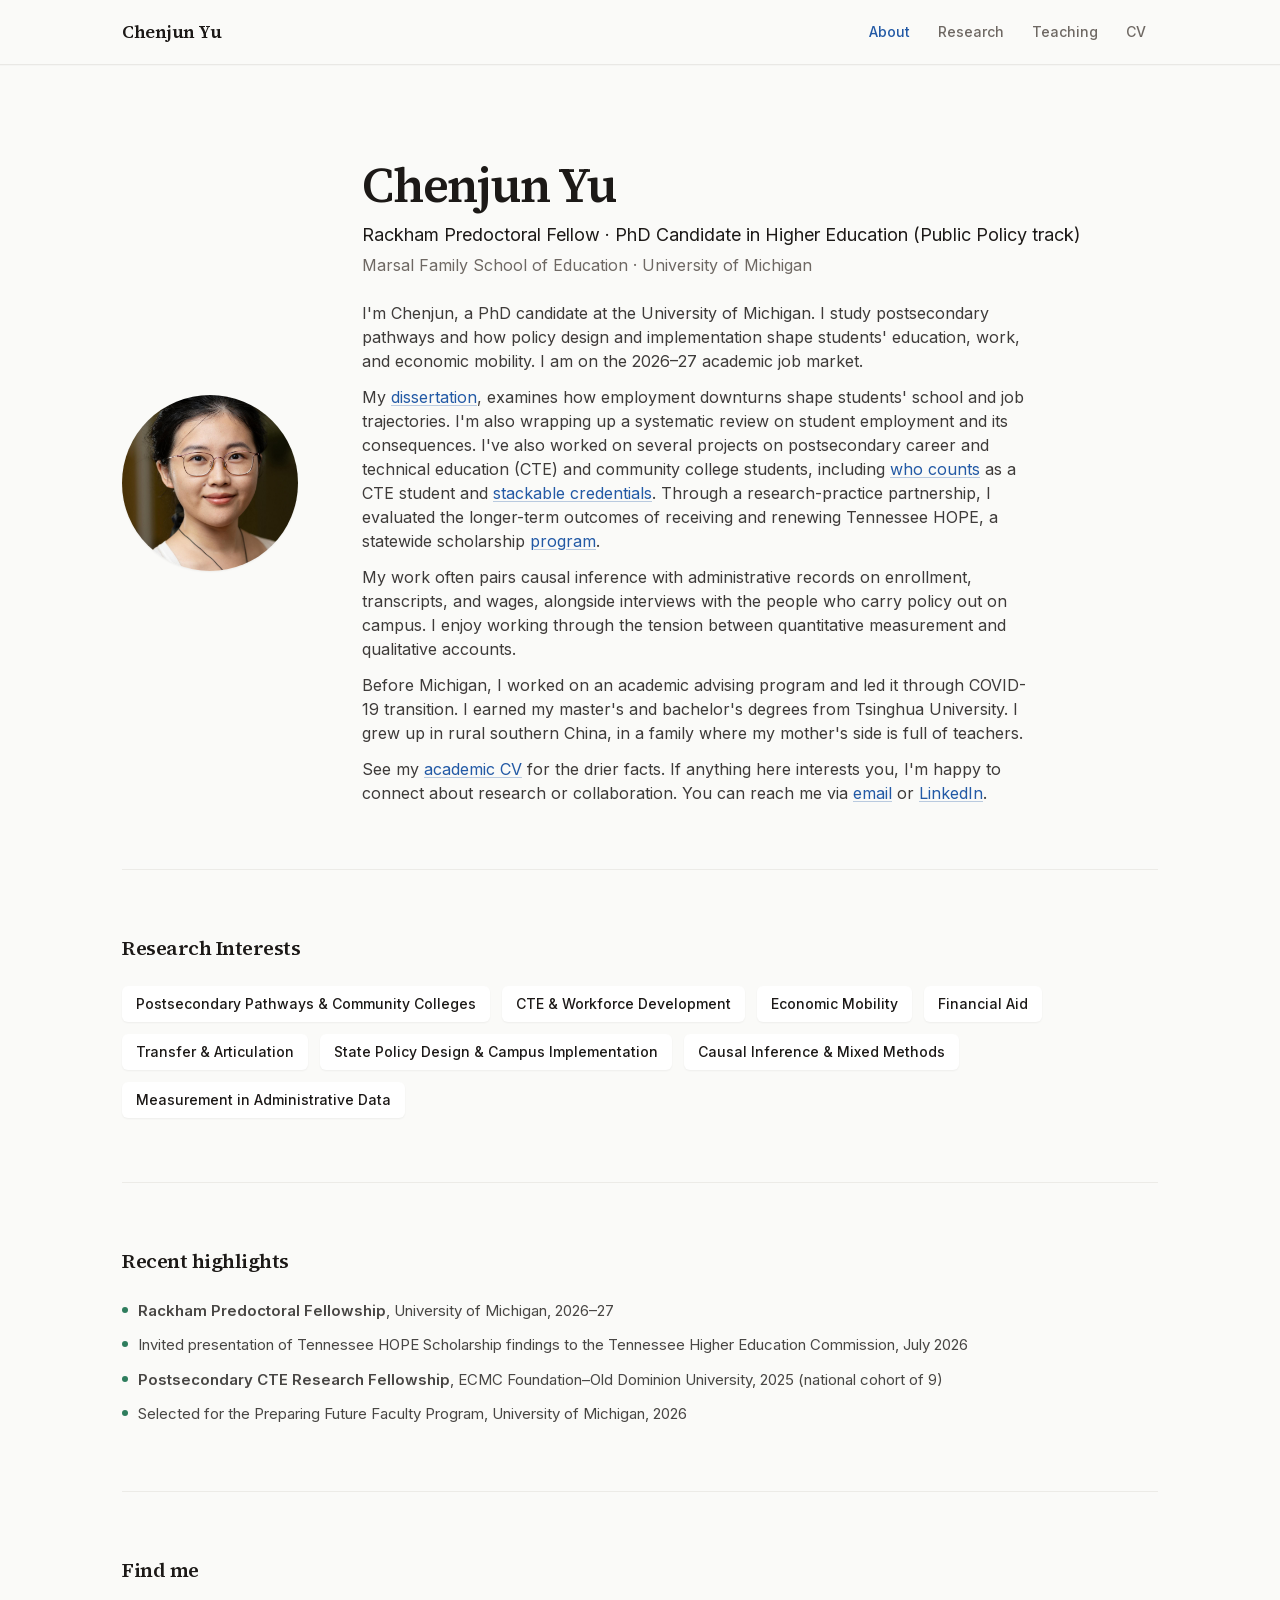
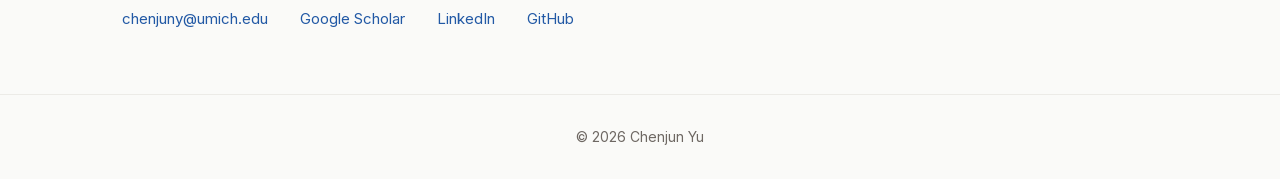
<file: index.html>
<!DOCTYPE html><html lang="en"><head><meta charSet="utf-8"/><meta name="viewport" content="width=device-width, initial-scale=1"/><link rel="preload" href="/_next/static/media/68d403cf9f2c68c5-s.p.012bmydply3go.woff2" as="font" crossorigin="" type="font/woff2"/><link rel="preload" href="/_next/static/media/83afe278b6a6bb3c-s.p.2bn3s6zvc0dyp.woff2" as="font" crossorigin="" type="font/woff2"/><link rel="preload" href="/images/headshot.jpg" as="image"/><link rel="stylesheet" href="/_next/static/chunks/2zbsvi6piu-y5.css" data-precedence="next"/><link rel="preload" as="script" fetchPriority="low" href="/_next/static/chunks/1u5zan5bs9a7v.js"/><script src="/_next/static/chunks/2k4ea2q1pj4ke.js" async=""></script><script src="/_next/static/chunks/3byuobrkyz9bj.js" async=""></script><script src="/_next/static/chunks/turbopack-0eht02ok7rj8m.js" async=""></script><script src="/_next/static/chunks/138cx6_acc12b.js" async="" crossorigin=""></script><meta name="theme-color" content="#fafaf8"/><title>Chenjun Yu — Education Policy Researcher</title><meta name="description" content="PhD candidate in Public Policy in Postsecondary Education at the University of Michigan. Research on community colleges, career and technical education, financial aid, and economic mobility."/><meta property="og:title" content="Chenjun Yu — Education Policy Researcher"/><meta property="og:description" content="PhD candidate in Public Policy in Postsecondary Education at the University of Michigan."/><meta property="og:image" content="https://c-yu.page/og-image-cy.png"/><meta property="og:image:width" content="1200"/><meta property="og:image:height" content="630"/><meta property="og:type" content="website"/><meta name="twitter:card" content="summary_large_image"/><meta name="twitter:title" content="Chenjun Yu — Education Policy Researcher"/><meta name="twitter:description" content="PhD candidate in Public Policy in Postsecondary Education at the University of Michigan."/><meta name="twitter:image" content="https://c-yu.page/og-image-cy.png"/><meta name="twitter:image:width" content="1200"/><meta name="twitter:image:height" content="630"/><link rel="shortcut icon" href="/favicon-cy.svg"/><link rel="icon" href="/favicon-cy.svg"/><meta name="next-size-adjust" content=""/><script src="/_next/static/chunks/0cz1d0mv5g_q7.js" noModule=""></script></head><body class="source_serif_4_e3720b91-module__PHvr1q__variable inter_fd091ad6-module__giF-bG__variable font-sans antialiased"><div hidden=""><!--$--><!--/$--></div><nav class="sticky top-0 z-50 border-b border-border/70 bg-background shadow-[0_1px_0_rgba(0,0,0,0.02)]"><div class="mx-auto flex h-14 max-w-[1100px] items-center justify-between px-5 md:h-16 md:px-8"><a class="font-display text-lg font-semibold tracking-tight text-foreground transition-colors hover:text-primary" href="/">Chenjun Yu</a><div class="hidden items-center gap-1 md:flex"><a class="rounded-md px-3 py-1.5 text-sm font-medium transition-colors text-primary" href="/">About</a><a class="rounded-md px-3 py-1.5 text-sm font-medium transition-colors text-muted-foreground hover:text-foreground" href="/research/">Research</a><a class="rounded-md px-3 py-1.5 text-sm font-medium transition-colors text-muted-foreground hover:text-foreground" href="/teaching/">Teaching</a><a class="rounded-md px-3 py-1.5 text-sm font-medium transition-colors text-muted-foreground hover:text-foreground" href="/cv/">CV</a></div><button class="flex h-10 w-10 flex-col items-center justify-center gap-1.5 md:hidden" aria-label="Toggle menu" aria-expanded="false"><span class="block h-0.5 w-5 bg-foreground transition-all duration-300 "></span><span class="block h-0.5 w-5 bg-foreground transition-all duration-300 "></span></button></div></nav><main class="min-h-[calc(100vh-160px)]"><div class="mx-auto max-w-[1100px] px-5 md:px-8"><section class="pb-10 pt-10 md:pb-16 md:pt-24"><div class="flex flex-col items-start gap-7 md:flex-row md:items-center md:gap-16"><div class="shrink-0"><img src="/images/headshot.jpg" alt="Portrait of Chenjun Yu" class="h-28 w-28 rounded-full object-cover shadow-sm md:h-44 md:w-44"/></div><div class="min-w-0 flex-1"><h1 class="font-display text-3xl font-semibold tracking-tight text-foreground md:text-5xl">Chenjun Yu</h1><div class="mt-3 space-y-1"><p class="text-[15px] leading-snug text-foreground md:text-lg">Rackham Predoctoral Fellow · PhD Candidate in Higher Education (Public Policy track)</p><p class="text-sm leading-snug text-muted-foreground md:text-base">Marsal Family School of Education · University of Michigan</p></div><p class="mt-6 max-w-2xl text-[15px] leading-relaxed text-foreground/85 md:text-base">I&#x27;m Chenjun, a PhD candidate at the University of Michigan. I study postsecondary pathways and how policy design and implementation shape students&#x27; education, work, and economic mobility. I am on the 2026–27 academic job market.</p><p class="mt-3 max-w-2xl text-[15px] leading-relaxed text-foreground/85 md:text-base">My <a href="https://c-yu.page/papers/yu_wlht.pdf" target="_blank" rel="noopener noreferrer" class="text-primary underline decoration-primary/30 underline-offset-2 transition-colors hover:decoration-primary">dissertation</a>, examines how employment downturns shape students&#x27; school and job trajectories. I&#x27;m also wrapping up a systematic review on student employment and its consequences. I&#x27;ve also worked on several projects on postsecondary career and technical education (CTE) and community college students, including <a href="https://c-yu.page/papers/Yu_CTEstudents.pdf" target="_blank" rel="noopener noreferrer" class="text-primary underline decoration-primary/30 underline-offset-2 transition-colors hover:decoration-primary">who counts</a> as a CTE student and <a href="https://www.edpolicyresearch.org/stackable" target="_blank" rel="noopener noreferrer" class="text-primary underline decoration-primary/30 underline-offset-2 transition-colors hover:decoration-primary">stackable credentials</a>. Through a research-practice partnership, I evaluated the longer-term outcomes of receiving and renewing Tennessee HOPE, a statewide scholarship <a href="https://www.tn.gov/thec/data-research-reports/reports-studies-pub/financial-aid-reports/tn-hope-scholarship-program.html" target="_blank" rel="noopener noreferrer" class="text-primary underline decoration-primary/30 underline-offset-2 transition-colors hover:decoration-primary">program</a>.</p><p class="mt-3 max-w-2xl text-[15px] leading-relaxed text-foreground/85 md:text-base">My work often pairs causal inference with administrative records on enrollment, transcripts, and wages, alongside interviews with the people who carry policy out on campus. I enjoy working through the tension between quantitative measurement and qualitative accounts.</p><p class="mt-3 max-w-2xl text-[15px] leading-relaxed text-foreground/85 md:text-base">Before Michigan, I worked on an academic advising program and led it through COVID-19 transition. I earned my master&#x27;s and bachelor&#x27;s degrees from Tsinghua University. I grew up in rural southern China, in a family where my mother&#x27;s side is full of teachers.</p><p class="mt-3 max-w-2xl text-[15px] leading-relaxed text-foreground/85 md:text-base">See my <a href="/cv" class="text-primary underline decoration-primary/30 underline-offset-2 transition-colors hover:decoration-primary">academic CV</a> for the drier facts. If anything here interests you, I&#x27;m happy to connect about research or collaboration. You can reach me via <a href="mailto:chenjuny@umich.edu" class="text-primary underline decoration-primary/30 underline-offset-2 transition-colors hover:decoration-primary">email</a> or <a href="https://www.linkedin.com/in/chenjun-yu" target="_blank" rel="noopener noreferrer" class="text-primary underline decoration-primary/30 underline-offset-2 transition-colors hover:decoration-primary">LinkedIn</a>.</p></div></div></section><section class="border-t border-border/60 py-10 md:py-16"><h2 class="font-display text-xl font-semibold tracking-tight text-foreground">Research Interests</h2><div class="mt-6 flex flex-wrap gap-2.5 md:gap-3"><span class="inline-flex items-center rounded-md bg-white px-3.5 py-2 text-sm font-medium text-foreground shadow-sm">Postsecondary Pathways &amp; Community Colleges</span><span class="inline-flex items-center rounded-md bg-white px-3.5 py-2 text-sm font-medium text-foreground shadow-sm">CTE &amp; Workforce Development</span><span class="inline-flex items-center rounded-md bg-white px-3.5 py-2 text-sm font-medium text-foreground shadow-sm">Economic Mobility</span><span class="inline-flex items-center rounded-md bg-white px-3.5 py-2 text-sm font-medium text-foreground shadow-sm">Financial Aid</span><span class="inline-flex items-center rounded-md bg-white px-3.5 py-2 text-sm font-medium text-foreground shadow-sm">Transfer &amp; Articulation</span><span class="inline-flex items-center rounded-md bg-white px-3.5 py-2 text-sm font-medium text-foreground shadow-sm">State Policy Design &amp; Campus Implementation</span><span class="inline-flex items-center rounded-md bg-white px-3.5 py-2 text-sm font-medium text-foreground shadow-sm">Causal Inference &amp; Mixed Methods</span><span class="inline-flex items-center rounded-md bg-white px-3.5 py-2 text-sm font-medium text-foreground shadow-sm">Measurement in Administrative Data</span></div></section><section class="border-t border-border/60 py-10 md:py-16"><h2 class="font-display text-xl font-semibold tracking-tight text-foreground">Recent highlights</h2><ul class="mt-6 space-y-2.5 text-[15px] leading-relaxed text-foreground/80"><li class="flex items-start gap-2.5"><span class="mt-2 block h-1.5 w-1.5 shrink-0 rounded-full bg-accent"></span><span><strong class="font-semibold">Rackham Predoctoral Fellowship</strong>, University of Michigan, 2026–27</span></li><li class="flex items-start gap-2.5"><span class="mt-2 block h-1.5 w-1.5 shrink-0 rounded-full bg-accent"></span><span>Invited presentation of Tennessee HOPE Scholarship findings to the Tennessee Higher Education Commission, July 2026</span></li><li class="flex items-start gap-2.5"><span class="mt-2 block h-1.5 w-1.5 shrink-0 rounded-full bg-accent"></span><span><strong class="font-semibold">Postsecondary CTE Research Fellowship</strong>, ECMC Foundation–Old Dominion University, 2025 (national cohort of 9)</span></li><li class="flex items-start gap-2.5"><span class="mt-2 block h-1.5 w-1.5 shrink-0 rounded-full bg-accent"></span><span>Selected for the Preparing Future Faculty Program, University of Michigan, 2026</span></li></ul></section><section class="border-t border-border/60 py-10 md:py-16"><h2 class="font-display text-xl font-semibold tracking-tight text-foreground">Find me</h2><div class="mt-6 flex flex-wrap gap-x-8 gap-y-3 text-[15px]"><a href="mailto:chenjuny@umich.edu" class="text-primary underline-offset-2 hover:underline"><span>chenjuny@umich.edu</span></a><a href="https://scholar.google.com/citations?user=J_dfE6oAAAAJ" target="_blank" rel="noopener noreferrer" class="text-primary underline-offset-2 hover:underline"><span>Google Scholar</span></a><a href="https://www.linkedin.com/in/chenjun-yu" target="_blank" rel="noopener noreferrer" class="text-primary underline-offset-2 hover:underline"><span>LinkedIn</span></a><a href="https://github.com/july-cj" target="_blank" rel="noopener noreferrer" class="text-primary underline-offset-2 hover:underline"><span>GitHub</span></a></div></section></div><!--$--><!--/$--></main><footer class="border-t border-border/60"><div class="mx-auto max-w-[1100px] px-5 py-8 text-center text-sm text-muted-foreground md:px-8"><p>© 2026 Chenjun Yu</p></div></footer><script src="/_next/static/chunks/1u5zan5bs9a7v.js" id="_R_" async=""></script><script>(self.__next_f=self.__next_f||[]).push([0])</script><script>self.__next_f.push([1,"1:\"$Sreact.fragment\"\n2:I[47401,[\"/_next/static/chunks/138cx6_acc12b.js\"],\"Nav\"]\n3:I[39756,[\"/_next/static/chunks/138cx6_acc12b.js\"],\"default\"]\n4:I[37457,[\"/_next/static/chunks/138cx6_acc12b.js\"],\"default\"]\nf:I[68027,[\"/_next/static/chunks/138cx6_acc12b.js\"],\"default\",1]\n:HL[\"/_next/static/chunks/2zbsvi6piu-y5.css\",\"style\"]\n:HL[\"/_next/static/media/68d403cf9f2c68c5-s.p.012bmydply3go.woff2\",\"font\",{\"crossOrigin\":\"\",\"type\":\"font/woff2\"}]\n:HL[\"/_next/static/media/83afe278b6a6bb3c-s.p.2bn3s6zvc0dyp.woff2\",\"font\",{\"crossOrigin\":\"\",\"type\":\"font/woff2\"}]\n:HL[\"/images/headshot.jpg\",\"image\"]\n0:{\"P\":null,\"c\":[\"\",\"\"],\"q\":\"\",\"i\":false,\"f\":[[[\"\",{\"children\":[\"__PAGE__\",{},\"$undefined\",\"$undefined\",4608]},\"$undefined\",\"$undefined\",4624],[[\"$\",\"$1\",\"c\",{\"children\":[[[\"$\",\"link\",\"0\",{\"rel\":\"stylesheet\",\"href\":\"/_next/static/chunks/2zbsvi6piu-y5.css\",\"precedence\":\"next\",\"crossOrigin\":\"$undefined\",\"nonce\":\"$undefined\"}],[\"$\",\"script\",\"script-0\",{\"src\":\"/_next/static/chunks/138cx6_acc12b.js\",\"async\":true,\"nonce\":\"$undefined\"}]],[\"$\",\"html\",null,{\"lang\":\"en\",\"suppressHydrationWarning\":true,\"children\":[\"$\",\"body\",null,{\"className\":\"source_serif_4_e3720b91-module__PHvr1q__variable inter_fd091ad6-module__giF-bG__variable font-sans antialiased\",\"children\":[[\"$\",\"$L2\",null,{\"name\":\"Chenjun Yu\",\"links\":[{\"href\":\"/\",\"label\":\"About\"},{\"href\":\"/research\",\"label\":\"Research\"},{\"href\":\"/teaching\",\"label\":\"Teaching\"},{\"href\":\"/cv\",\"label\":\"CV\"}],\"homeLinked\":true}],[\"$\",\"main\",null,{\"className\":\"min-h-[calc(100vh-160px)]\",\"children\":[\"$\",\"$L3\",null,{\"parallelRouterKey\":\"children\",\"error\":\"$undefined\",\"errorStyles\":\"$undefined\",\"errorScripts\":\"$undefined\",\"template\":[\"$\",\"$L4\",null,{}],\"templateStyles\":\"$undefined\",\"templateScripts\":\"$undefined\",\"notFound\":[[\"$\",\"div\",null,{\"className\":\"mx-auto max-w-[700px] px-5 py-24 text-center md:py-32\",\"children\":[[\"$\",\"h1\",null,{\"className\":\"font-display text-3xl font-semibold tracking-tight text-foreground\",\"children\":\"Page not available\"}],[\"$\",\"p\",null,{\"className\":\"mt-3 text-[15px] text-muted-foreground\",\"children\":\"This page doesn't exist or isn't public yet.\"}]]}],[]],\"forbidden\":\"$undefined\",\"unauthorized\":\"$undefined\"}]}],[\"$\",\"footer\",null,{\"className\":\"border-t border-border/60\",\"children\":[\"$\",\"div\",null,{\"className\":\"mx-auto max-w-[1100px] px-5 py-8 text-center text-sm text-muted-foreground md:px-8\",\"children\":[\"$\",\"p\",null,{\"suppressHydrationWarning\":true,\"children\":\"© 2026 Chenjun Yu\"}]}]}]]}]}]]}],{\"children\":[[\"$\",\"$1\",\"c\",{\"children\":[[null,[\"$\",\"div\",null,{\"className\":\"mx-auto max-w-[1100px] px-5 md:px-8\",\"children\":[[\"$\",\"section\",null,{\"className\":\"pb-10 pt-10 md:pb-16 md:pt-24\",\"children\":[\"$\",\"div\",null,{\"className\":\"flex flex-col items-start gap-7 md:flex-row md:items-center md:gap-16\",\"children\":[[\"$\",\"div\",null,{\"className\":\"shrink-0\",\"children\":[\"$\",\"img\",null,{\"src\":\"/images/headshot.jpg\",\"alt\":\"Portrait of Chenjun Yu\",\"className\":\"h-28 w-28 rounded-full object-cover shadow-sm md:h-44 md:w-44\"}]}],[\"$\",\"div\",null,{\"className\":\"min-w-0 flex-1\",\"children\":[[\"$\",\"h1\",null,{\"className\":\"font-display text-3xl font-semibold tracking-tight text-foreground md:text-5xl\",\"children\":\"Chenjun Yu\"}],[\"$\",\"div\",null,{\"className\":\"mt-3 space-y-1\",\"children\":[[\"$\",\"p\",\"0\",{\"className\":\"text-[15px] leading-snug text-foreground md:text-lg\",\"children\":[[\"$\",\"$1\",\"0\",{\"children\":[false,[\"Rackham Predoctoral Fellow · PhD Candidate in Higher Education (Public Policy track)\"]]}]]}],[\"$\",\"p\",\"1\",{\"className\":\"text-sm leading-snug text-muted-foreground md:text-base\",\"children\":[[\"$\",\"$1\",\"0\",{\"children\":[false,[\"Marsal Family School of Education · University of Michigan\"]]}]]}]]}],[[\"$\",\"p\",\"0\",{\"className\":\"mt-6 max-w-2xl text-[15px] leading-relaxed text-foreground/85 md:text-base\",\"children\":[[\"$\",\"$1\",\"0\",{\"children\":[false,[\"I'm Chenjun, a PhD candidate at the University of Michigan. I study postsecondary pathways and how policy design and implementation shape students' education, work, and economic mobility. I am on the 2026–27 academic job market.\"]]}]]}],[\"$\",\"p\",\"1\",{\"className\":\"mt-3 max-w-2xl text-[15px] leading-relaxed text-foreground/85 md:text-base\",\"children\":[[\"$\",\"$1\",\"0\",{\"children\":[false,[\"My \",[\"$\",\"a\",\"0-3\",{\"href\":\"https://c-yu.page/papers/yu_wlht.pdf\",\"target\":\"_blank\",\"rel\":\"noopener noreferrer\",\"className\":\"text-primary underline decoration-primary/30 underline-offset-2 transition-colors hover:decoration-primary\",\"children\":\"dissertation\"}],\", examines how employment downturns shape students' school and job trajectories. I'm also wrapping up a systematic review on student employment and its consequences. I've also worked on several projects on postsecondary career and technical education (CTE) and community college students, including \",[\"$\",\"a\",\"0-354\",{\"href\":\"https://c-yu.page/papers/Yu_CTEstudents.pdf\",\"target\":\"_blank\",\"rel\":\"noopener noreferrer\",\"className\":\"text-primary underline decoration-primary/30 underline-offset-2 transition-colors hover:decoration-primary\",\"children\":\"who counts\"}],\" as a CTE student and \",\"$L5\",\". Through a research-practice partnership, I evaluated the longer-term outcomes of receiving and renewing Tennessee HOPE, a statewide scholarship \",\"$L6\",\".\"]]}]]}],\"$L7\",\"$L8\",\"$L9\"]]}]]}]}],[\"$La\",\"$Lb\",\"$Lc\"]]}]],null,\"$Ld\"]}],{},null,false,null]},null,false,null],\"$Le\",false]],\"m\":\"$undefined\",\"G\":[\"$f\",[\"$L10\"]],\"S\":true,\"h\":null,\"r\":\"$undefined\",\"s\":\"$undefined\",\"a\":\"$undefined\",\"l\":\"$undefined\",\"p\":\"$undefined\",\"d\":\"$undefined\",\"b\":\"biZbRT_Yw8W8XwMW44Ies\"}\n11:I[97367,[\"/_next/static/chunks/138cx6_acc12b.js\"],\"OutletBoundary\"]\n12:\"$Sreact.suspense\"\n14:I[97367,[\"/_next/static/chunks/138cx6_acc12b.js\"],\"ViewportBoundary\"]\n16:I[97367,[\"/_next/static/chunks/138cx6_acc12b.js\"],\"MetadataBoundary\"]\n5:[\"$\",\"a\",\"0-433\",{\"href\":\"https://www.edpolicyresearch.org/stackable\",\"target\":\"_blank\",\"rel\":\"noopener noreferrer\",\"className\":\"text-primary underline decoration-primary/30 underline-offset-2 transition-colors hover:decoration-primary\",\"children\":\"stackable credentials\"}]\n6:[\"$\",\"a\",\"0-646\",{\"href\":\"https://www.tn.gov/thec/data-research-reports/reports-studies-pub/financial-aid-reports/tn-hope-scholarship-program.html\",\"target\":\"_blank\",\"rel\":\"noopener noreferrer\",\"className\":\"text-primary underline decoration-primary/30 underline-offset-2 transition-colors hover:decoration-primary\",\"children\":\"program\"}]\n7:[\"$\",\"p\",\"2\",{\"className\":\"mt-3 max-w-2xl text-[15px] leading-relaxed text-foreground/85 md:text-base\",\"children\":[[\"$\",\"$1\",\"0\",{\"children\":[false,[\"My work often pairs causal inference with administrative records on enrollment, transcripts, and wages, alongside interviews with the people who carry policy out on campus. I enjoy working through the tension between quantitative measurement and qualitative accounts.\"]]}]]}]\n8:[\"$\",\"p\",\"3\",{\"className\":\"mt-3 max-w-2xl text-[15px] leading-relaxed text-foreground/85 md:text-base\",\"children\":[[\"$\",\"$1\",\"0\",{\"children\":[false,[\"Before Michigan, I worked on an academic advising program and led it through COVID-19 transition. I earned my master's and bachelor's degrees from Tsinghua University. I grew up in rural southern China, in a family where my mother's side is full of teachers.\"]]}]]}]\n9:[\"$\",\"p\",\"4\",{\"className\":\"mt-3 max-w-2xl text-[15px] leading-relaxed text-foreground/85 md:text-base\",\"children\":[[\"$\",\"$1\",\"0\",{\"children\":[false,[\"See my \",[\"$\",\"a\",\"0-7\",{\"href\":\"/cv\",\"className\":\"text-primary underline decoration-primary/30 underline-offset-2 transition-colors hover:decoration-primary\",\"children\":\"academic CV\"}],\" for the drier facts. If anything here interests you, I'm happy to connect about research or collaboration. You can reach me via \",[\"$\",\"a\",\"0-154\",{\"href\":\"mailto:chenjuny@umich.edu\",\"className\":\"text-primary underline decoration-primary/30 underline-offset-2 transition-colors hover:decoration-primary\",\"children\":\"email\"}],\" or \",[\"$\",\"a\",\"0-192\",{\"href\":\"https://www.linkedin.com/in/chenjun-yu\",\"target\":\"_blank\",\"rel\":\"noopener noreferrer\",\"className\":\"text-primary underline decoration-primary/30 underline-offset-2 transition-colors hover:decoration-primary\",\"children\":\"LinkedIn\"}],\".\"]]}]]}]\na:[\"$\",\"section\",\"interests\",{\"className\":\"border-t border-border/60 py-10 md:py-16\",\"children\":[[\"$\",\"h2\",null,{\"className\":\"font-display text-xl font-semibold tracking-tight text-foreground\",\"children\":\"Research Interests\"}],[\"$\",\"div\",null,{\"className\":\"mt-6 flex flex-wrap gap-2.5 md:gap-3\",\"children\":[[\"$\",\"span\",\"Postsecondary Pathways \u0026 Community Colleges\",{\"className\":\"inline-flex items-center rounded-md bg-white px-3.5 py-2 text-sm font-medium text-foreground shadow-sm\",\"children\":[[\"$\",\"$1\",\"0\",{\"children\":[false,[\"Postsecondary Pathways \u0026 Community Colleges\"]]}]]}],[\"$\",\"span\",\"CTE \u0026 Workforce Development\",{\"className\":\"inline-flex items-center rounded-md bg-white px-3.5 py-2 text-sm font-medium text-foreground shadow-sm\",\"children\":[[\"$\",\"$1\",\"0\",{\"children\":[false,[\"CTE \u0026 Workforce Development\"]]}]]}],[\"$\",\"span\",\"Economic Mobility\",{\"className\":\"inline-flex items-center rounded-md bg-white px-3.5 py-2 text-sm font-medium text-foreground shadow-sm\",\"children\":[[\"$\",\"$1\",\"0\",{\"children\":[false,[\"Economic Mobility\"]]}]]}],[\"$\",\"span\",\"Financial Aid\",{\"className\":\"inline-flex items-center rounded-md bg-white px-3.5 py-2 text-sm font-medium text-foreground shadow-sm\",\"children\":[[\"$\",\"$1\",\"0\",{\"children\":[false,[\"Financial Aid\"]]}]]}],[\"$\",\"span\",\"Transfer \u0026 Articulation\",{\"className\":\"inline-flex items-center rounded-md bg-white px-3.5 py-2 text-sm font-medium text-foreground shadow-sm\",\"children\":[[\"$\",\"$1\",\"0\",{\"children\":[false,[\"Transfer \u0026 Articulation\"]]}]]}],[\"$\",\"span\",\"State Policy Design \u0026 Campus Implementation\",{\"className\":\"inline-flex items-center rounded-md bg-white px-3.5 py-2 text-sm font-medium text-foreground shadow-sm\",\"children\":[[\"$\",\"$1\",\"0\",{\"children\":[false,[\"State Policy Design \u0026 Campus Implementation\"]]}]]}],[\"$\",\"span\",\"Causal Inference \u0026 Mixed Methods\",{\"className\":\"inline-flex items-center rounded-md bg-white px-3.5 py-2 text-sm font-medium text-foreground shadow-sm\",\"children\":[[\"$\",\"$1\",\"0\",{\"children\":[false,[\"Causal Inference \u0026 Mixed Methods\"]]}]]}],[\"$\",\"span\",\"Measurement in Administrative Data\",{\"className\":\"inline-flex items-center rounded-md bg-white px-3.5 py-2 text-sm font-medium text-foreground shadow-sm\",\"children\":[[\"$\",\"$1\",\"0\",{\"children\":[false,[\"Measurement in Administrative Data\"]]}]]}]]}]]}]\nb:[\"$\",\"section\",\"cares\",{\"className\":\"border-t border-border/60 py-10 md:py-16\",\"children\":[[\"$\",\"h2\",null,{\"className\":\"font-display text-xl font-semibold tracking-tight text-foreground\",\"children\":\"Recent highlights\"}],[\"$\",\"ul\",null,{\"className\":\"mt-6 space-y-2.5 text-[15px] leading-relaxed text-foreground/80\",\"children\":[[\"$\",\"li\",\"**Rackham Predoctoral Fellowship**, University of Michigan, 2026–27\",{\"className\":\"flex items-start gap-2.5\",\"children\":[[\"$\",\"span\",null,{\"className\":\"mt-2 block h-1.5 w-1.5 shrink-0 rounded-full bg-accent\"}],[\"$\",\"span\",null,{\"children\":[[\"$\",\"$1\",\"0\",{\"children\":[false,[[\"$\",\"strong\",\"0-0\",{\"className\":\"font-semibold\",\"children\":\"Rackham Predoctoral Fellowship\"}],\", University of Michigan, 2026–27\"]]}]]}]]}],[\"$\",\"li\",\"Invited presentation of Tennessee HOPE Scholarship findings to the Tennessee Higher Education Commission, July 2026\",{\"className\":\"flex items-start gap-2.5\",\"children\":[[\"$\",\"span\",null,{\"className\":\"mt-2 block h-1.5 w-1.5 shrink-0 rounded-full bg-accent\"}],[\"$\",\"span\",null,{\"children\":[[\"$\",\"$1\",\"0\",{\"children\":[false,[\"Invited presentation of Tennessee HOPE Scholarship findings to the Tennessee Higher Education Commission, July 2026\"]]}]]}]]}],[\"$\",\"li\",\"**Postsecondary CTE Research Fellowship**, ECMC Foundation–Old Dominion University, 2025 (national cohort of 9)\",{\"className\":\"flex items-start gap-2.5\",\"children\":[[\"$\",\"span\",null,{\"className\":\"mt-2 block h-1.5 w-1.5 shrink-0 rounded-full bg-accent\"}],[\"$\",\"span\",null,{\"children\":[[\"$\",\"$1\",\"0\",{\"children\":[false,[[\"$\",\"strong\",\"0-0\",{\"className\":\"font-semibold\",\"children\":\"Postsecondary CTE Research Fellowship\"}],\", ECMC Foundation–Old Dominion University, 2025 (national cohort of 9)\"]]}]]}]]}],[\"$\",\"li\",\"Selected for the Preparing Future Faculty Program, University of Michigan, 2026\",{\"className\":\"flex items-start gap-2.5\",\"children\":[[\"$\",\"span\",null,{\"className\":\"mt-2 block h-1.5 w-1.5 shrink-0 rounded-full bg-accent\"}],[\"$\",\"span\",null,{\"children\":[[\"$\",\"$1\",\"0\",{\"children\":[false,[\"Selected for the Preparing Future Faculty Program, University of Michigan, 2026\"]]}]]}]]}]]}]]}]\nc:[\"$\",\"section\",\"contact\",{\"className\":\"border-t border-border/60 py-10 md:py-16\",\"children\":[[\"$\",\"h2\",null,{\"className\":\"font-display text-xl font-semibold tracking-tight text-foreground\",\"children\":\"Find me\"}],[\"$\",\"div\",null,{\"className\":\"mt-6 flex flex-wrap gap-x-8 gap-y-3 text-[15px]\",\"children\":[[\"$\",\"a\",\"chenjuny@umich.edu\",{\"href\":\"mailto:chenjuny@umich.edu\",\"className\":\"text-primary underline-offset-2 hover:underline\",\"children\":[\"$\",\"span\",null,{\"suppressHydrationWarning\":true,\"children\":\"chenjuny@umich.edu\"}]}],[\"$\",\"a\",\"Google Scholar\",{\"href\":\"https://scholar.google.com/citations?user=J_dfE6oAAAAJ\",\"target\":\"_blank\",\"rel\":\"noopener noreferrer\",\"className\":\"text-primary underline-offset-2 hover:underline\",\"children\":[\"$\",\"span\",null,{\"suppressHydrationWarning\":true,\"children\":\"Google Scholar\"}]}],[\"$\",\"a\",\"LinkedIn\",{\"href\":\"https://www.linkedin.com/in/chenjun-yu\",\"target\":\"_blank\",\"rel\":\"noopener noreferrer\",\"className\":\"text-primary underline-offset-2 hover:underline\",\"children\":[\"$\",\"span\",null,{\"suppressHydrationWarning\":true,\"children\":\"LinkedIn\"}]}],[\"$\",\"a\",\"GitHub\",{\"href\":\"https://github.com/july-cj\",\"target\":\"_blank\",\"rel\":\"noopener noreferrer\",\"className\":\"text-primary underline-offset-2 hover:underline\",\"children\":[\"$\",\"span\",null,{\"suppressHydrationWarning\":true,\"children\":\"GitHub\"}]}]]}]]}]\nd:[\"$\",\"$L11\",null,{\"children\":[\"$\",\"$12\",null,{\"name\":\"Next.MetadataOutlet\",\"children\":\"$@13\"}]}]\ne:[\"$\",\"$1\",\"h\",{\"children\":[null,[\"$\",\"$L14\",null,{\"children\":\"$L15\"}],[\"$\",\"div\",null,{\"hidden\":true,\"children\":[\"$\",\"$L16\",null,{\"children\":[\"$\",\"$12\",null,{\"name\":\"Next.Metadata\",\"children\":\"$L17\"}]}]}],[\"$\",\"meta\",null,{\"name\":\"next-size-adjust\",\"content\":\"\"}]]}]\n10:[\"$\",\"link\",\"0\",{\"rel\":\"stylesheet\",\"href\":\"/_next/static/chunks/2zbsvi6piu-y5.css\",\"precedence\":\"next\",\"crossOrigin\":\"$undefined\",\"nonce\":\"$undefined\"}]\n15:[[\"$\",\"meta\",\"0\",{\"charSet\":\"utf-8\"}],[\"$\",\"meta\",\"1\",{\"name\":\"viewport\",\"content\":\"width=device-width, initial-scale=1\"}],[\"$\",\"meta\",\"2\",{\"name\":\"theme-color\",\"content\":\"#fafaf8\"}]]\n18:I[27201,[\"/_next/static/chunks/138cx6_acc12b.js\"],\"IconMark\"]\n13:null\n17:[[\"$\",\"title\",\"0\",{\"children\":\"Chenjun Yu — Education Policy Researcher\"}],[\"$\",\"meta\",\"1\",{\"name\":\"description\",\"content\":\"PhD candidate in Public Policy in Postsecondary Education at the University of Michigan. Research on community colleges, career and technical education, financial aid, and economic mobility.\"}],[\"$\",\"meta\",\"2\",{\"property\":\"og:title\",\"content\":\"Chenjun Yu — Education Policy Researcher\"}],[\"$\",\"meta\",\"3\",{\"property\":\"og:description\",\"content\":\"PhD candidate in Public Policy in Postsecondary Education at the University of Michigan.\"}],[\"$\",\"meta\",\"4\",{\"property\":\"og:image\",\"content\":\"https://c-yu.page/og-image-cy.png\"}],[\"$\",\"meta\",\"5\",{\"property\":\"og:image:width\",\"content\":\"1200\"}],[\"$\",\"meta\",\"6\",{\"property\":\"og:image:height\",\"content\":\"630\"}],[\"$\",\"meta\",\"7\",{\"property\":\"og:type\",\"content\":\"website\"}],[\"$\",\"meta\",\"8\",{\"name\":\"twitter:card\",\"content\":\"summary_large_image\"}],[\"$\",\"meta\",\"9\",{\"name\":\"twitter:title\",\"content\":\"Chenjun Yu — Education Policy Researcher\"}],[\"$\",\"meta\",\"10\",{\"name\":\"twitter:description\",\"content\":\"PhD candidate in Public Policy in Postsecondary Education at the University of Michigan.\"}],[\"$\",\"meta\",\"11\",{\"name\":\"twitter:image\",\"content\":\"https://c-yu.page/og-image-cy.png\"}],[\"$\",\"meta\",\"12\",{\"name\":\"twitter:image:width\",\"content\":\"1200\"}],[\"$\",\"meta\",\"13\",{\"name\":\"twitter:image:height\",\"content\":\"630\"}],[\"$\",\"link\",\"14\",{\"rel\":\"shortcut icon\",\"href\":\"/favicon-cy.svg\"}],[\"$\",\"link\",\"15\",{\"rel\":\"icon\",\"href\":\"/favicon-cy.svg\"}],[\"$\",\"$L18\",\"16\",{}]]\n"])</script></body></html>
</file>
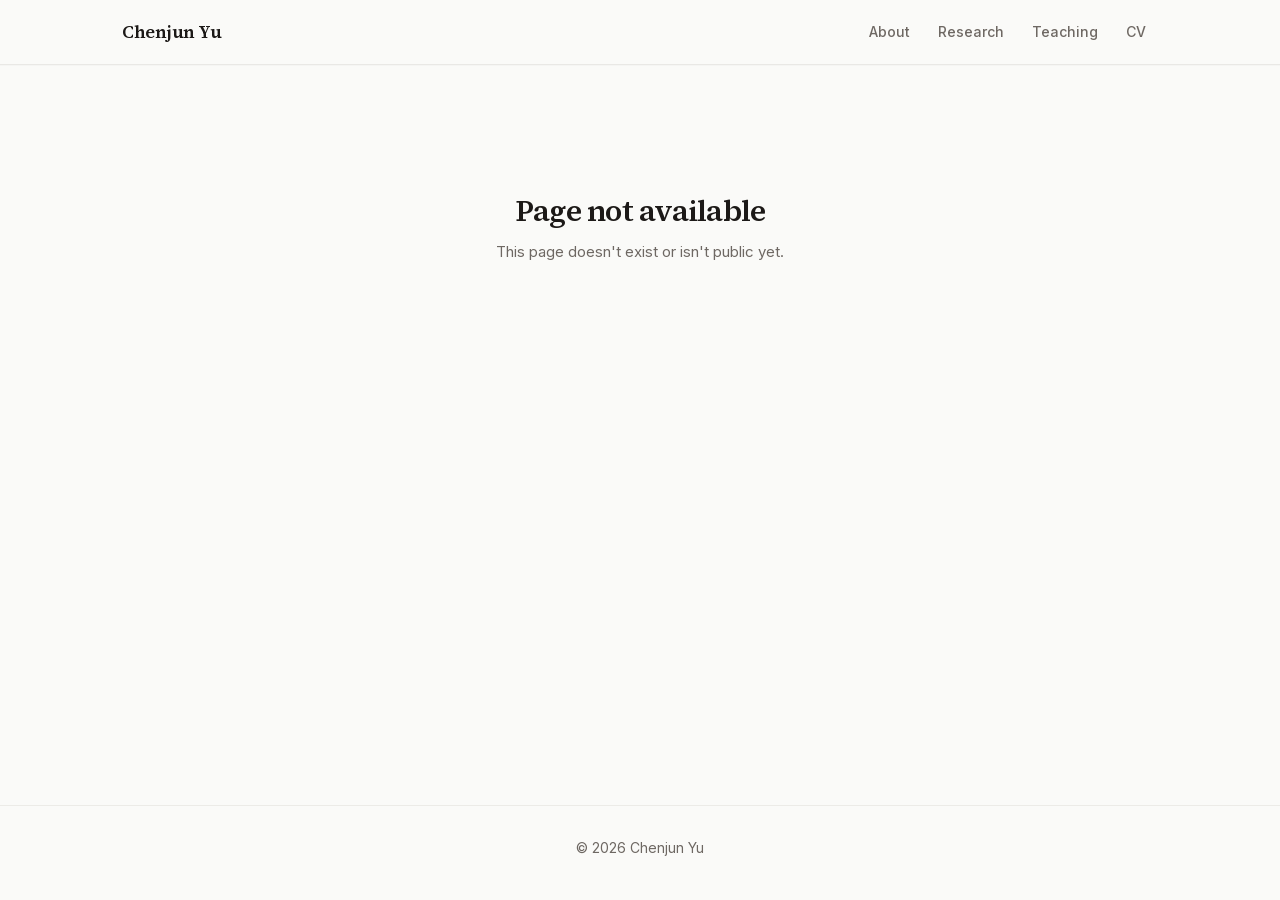
<file: 404/index.html>
<!DOCTYPE html><html lang="en"><head><meta charSet="utf-8"/><meta name="viewport" content="width=device-width, initial-scale=1"/><link rel="stylesheet" href="/_next/static/chunks/2zbsvi6piu-y5.css" data-precedence="next"/><link rel="preload" as="script" fetchPriority="low" href="/_next/static/chunks/1u5zan5bs9a7v.js"/><script src="/_next/static/chunks/2k4ea2q1pj4ke.js" async=""></script><script src="/_next/static/chunks/3byuobrkyz9bj.js" async=""></script><script src="/_next/static/chunks/turbopack-0eht02ok7rj8m.js" async=""></script><script src="/_next/static/chunks/138cx6_acc12b.js" async="" crossorigin=""></script><meta name="robots" content="noindex"/><meta name="theme-color" content="#fafaf8"/><title>Chenjun Yu — Education Policy Researcher</title><meta name="description" content="PhD candidate in Public Policy in Postsecondary Education at the University of Michigan. Research on community colleges, career and technical education, financial aid, and economic mobility."/><meta property="og:title" content="Chenjun Yu — Education Policy Researcher"/><meta property="og:description" content="PhD candidate in Public Policy in Postsecondary Education at the University of Michigan."/><meta property="og:image" content="https://c-yu.page/og-image-cy.png"/><meta property="og:image:width" content="1200"/><meta property="og:image:height" content="630"/><meta property="og:type" content="website"/><meta name="twitter:card" content="summary_large_image"/><meta name="twitter:title" content="Chenjun Yu — Education Policy Researcher"/><meta name="twitter:description" content="PhD candidate in Public Policy in Postsecondary Education at the University of Michigan."/><meta name="twitter:image" content="https://c-yu.page/og-image-cy.png"/><meta name="twitter:image:width" content="1200"/><meta name="twitter:image:height" content="630"/><link rel="shortcut icon" href="/favicon-cy.svg"/><link rel="icon" href="/favicon-cy.svg"/><meta name="next-size-adjust" content=""/><script src="/_next/static/chunks/0cz1d0mv5g_q7.js" noModule=""></script></head><body class="source_serif_4_e3720b91-module__PHvr1q__variable inter_fd091ad6-module__giF-bG__variable font-sans antialiased"><div hidden=""><!--$--><!--/$--></div><nav class="sticky top-0 z-50 border-b border-border/70 bg-background shadow-[0_1px_0_rgba(0,0,0,0.02)]"><div class="mx-auto flex h-14 max-w-[1100px] items-center justify-between px-5 md:h-16 md:px-8"><a class="font-display text-lg font-semibold tracking-tight text-foreground transition-colors hover:text-primary" href="/">Chenjun Yu</a><div class="hidden items-center gap-1 md:flex"><a class="rounded-md px-3 py-1.5 text-sm font-medium transition-colors text-muted-foreground hover:text-foreground" href="/">About</a><a class="rounded-md px-3 py-1.5 text-sm font-medium transition-colors text-muted-foreground hover:text-foreground" href="/research/">Research</a><a class="rounded-md px-3 py-1.5 text-sm font-medium transition-colors text-muted-foreground hover:text-foreground" href="/teaching/">Teaching</a><a class="rounded-md px-3 py-1.5 text-sm font-medium transition-colors text-muted-foreground hover:text-foreground" href="/cv/">CV</a></div><button class="flex h-10 w-10 flex-col items-center justify-center gap-1.5 md:hidden" aria-label="Toggle menu" aria-expanded="false"><span class="block h-0.5 w-5 bg-foreground transition-all duration-300 "></span><span class="block h-0.5 w-5 bg-foreground transition-all duration-300 "></span></button></div></nav><main class="min-h-[calc(100vh-160px)]"><div class="mx-auto max-w-[700px] px-5 py-24 text-center md:py-32"><h1 class="font-display text-3xl font-semibold tracking-tight text-foreground">Page not available</h1><p class="mt-3 text-[15px] text-muted-foreground">This page doesn&#x27;t exist or isn&#x27;t public yet.</p></div><!--$--><!--/$--></main><footer class="border-t border-border/60"><div class="mx-auto max-w-[1100px] px-5 py-8 text-center text-sm text-muted-foreground md:px-8"><p>© 2026 Chenjun Yu</p></div></footer><script src="/_next/static/chunks/1u5zan5bs9a7v.js" id="_R_" async=""></script><script>(self.__next_f=self.__next_f||[]).push([0])</script><script>self.__next_f.push([1,"1:\"$Sreact.fragment\"\n2:I[47401,[\"/_next/static/chunks/138cx6_acc12b.js\"],\"Nav\"]\n3:I[39756,[\"/_next/static/chunks/138cx6_acc12b.js\"],\"default\"]\n4:I[37457,[\"/_next/static/chunks/138cx6_acc12b.js\"],\"default\"]\n5:I[97367,[\"/_next/static/chunks/138cx6_acc12b.js\"],\"OutletBoundary\"]\n6:\"$Sreact.suspense\"\n9:I[97367,[\"/_next/static/chunks/138cx6_acc12b.js\"],\"ViewportBoundary\"]\nb:I[97367,[\"/_next/static/chunks/138cx6_acc12b.js\"],\"MetadataBoundary\"]\nd:I[68027,[\"/_next/static/chunks/138cx6_acc12b.js\"],\"default\",1]\n:HL[\"/_next/static/chunks/2zbsvi6piu-y5.css\",\"style\"]\n8:X\n0:{\"P\":null,\"c\":[\"\",\"_not-found\",\"\"],\"q\":\"\",\"i\":false,\"f\":[[[\"\",{\"children\":[\"/_not-found\",{\"children\":[\"__PAGE__\",{},\"$undefined\",\"$undefined\",4608]},\"$undefined\",\"$undefined\",4608]},\"$undefined\",\"$undefined\",4624],[[\"$\",\"$1\",\"c\",{\"children\":[[[\"$\",\"link\",\"0\",{\"rel\":\"stylesheet\",\"href\":\"/_next/static/chunks/2zbsvi6piu-y5.css\",\"precedence\":\"next\",\"crossOrigin\":\"$undefined\",\"nonce\":\"$undefined\"}],[\"$\",\"script\",\"script-0\",{\"src\":\"/_next/static/chunks/138cx6_acc12b.js\",\"async\":true,\"nonce\":\"$undefined\"}]],[\"$\",\"html\",null,{\"lang\":\"en\",\"suppressHydrationWarning\":true,\"children\":[\"$\",\"body\",null,{\"className\":\"source_serif_4_e3720b91-module__PHvr1q__variable inter_fd091ad6-module__giF-bG__variable font-sans antialiased\",\"children\":[[\"$\",\"$L2\",null,{\"name\":\"Chenjun Yu\",\"links\":[{\"href\":\"/\",\"label\":\"About\"},{\"href\":\"/research\",\"label\":\"Research\"},{\"href\":\"/teaching\",\"label\":\"Teaching\"},{\"href\":\"/cv\",\"label\":\"CV\"}],\"homeLinked\":true}],[\"$\",\"main\",null,{\"className\":\"min-h-[calc(100vh-160px)]\",\"children\":[\"$\",\"$L3\",null,{\"parallelRouterKey\":\"children\",\"error\":\"$undefined\",\"errorStyles\":\"$undefined\",\"errorScripts\":\"$undefined\",\"template\":[\"$\",\"$L4\",null,{}],\"templateStyles\":\"$undefined\",\"templateScripts\":\"$undefined\",\"notFound\":[[\"$\",\"div\",null,{\"className\":\"mx-auto max-w-[700px] px-5 py-24 text-center md:py-32\",\"children\":[[\"$\",\"h1\",null,{\"className\":\"font-display text-3xl font-semibold tracking-tight text-foreground\",\"children\":\"Page not available\"}],[\"$\",\"p\",null,{\"className\":\"mt-3 text-[15px] text-muted-foreground\",\"children\":\"This page doesn't exist or isn't public yet.\"}]]}],[]],\"forbidden\":\"$undefined\",\"unauthorized\":\"$undefined\"}]}],[\"$\",\"footer\",null,{\"className\":\"border-t border-border/60\",\"children\":[\"$\",\"div\",null,{\"className\":\"mx-auto max-w-[1100px] px-5 py-8 text-center text-sm text-muted-foreground md:px-8\",\"children\":[\"$\",\"p\",null,{\"suppressHydrationWarning\":true,\"children\":\"© 2026 Chenjun Yu\"}]}]}]]}]}]]}],{\"children\":[[\"$\",\"$1\",\"c\",{\"children\":[null,[\"$\",\"$L3\",null,{\"parallelRouterKey\":\"children\",\"error\":\"$undefined\",\"errorStyles\":\"$undefined\",\"errorScripts\":\"$undefined\",\"template\":[\"$\",\"$L4\",null,{}],\"templateStyles\":\"$undefined\",\"templateScripts\":\"$undefined\",\"notFound\":\"$undefined\",\"forbidden\":\"$undefined\",\"unauthorized\":\"$undefined\"}]]}],{\"children\":[[\"$\",\"$1\",\"c\",{\"children\":[[\"$\",\"div\",null,{\"className\":\"mx-auto max-w-[700px] px-5 py-24 text-center md:py-32\",\"children\":[[\"$\",\"h1\",null,{\"className\":\"font-display text-3xl font-semibold tracking-tight text-foreground\",\"children\":\"Page not available\"}],[\"$\",\"p\",null,{\"className\":\"mt-3 text-[15px] text-muted-foreground\",\"children\":\"This page doesn't exist or isn't public yet.\"}]]}],null,[\"$\",\"$L5\",null,{\"children\":[\"$\",\"$6\",null,{\"name\":\"Next.MetadataOutlet\",\"children\":\"$@7\"}]}]]}],{},null,false,null]},null,false,\"$8\"]},null,false,null],[\"$\",\"$1\",\"h\",{\"children\":[[\"$\",\"meta\",null,{\"name\":\"robots\",\"content\":\"noindex\"}],[\"$\",\"$L9\",null,{\"children\":\"$La\"}],[\"$\",\"div\",null,{\"hidden\":true,\"children\":[\"$\",\"$Lb\",null,{\"children\":[\"$\",\"$6\",null,{\"name\":\"Next.Metadata\",\"children\":\"$Lc\"}]}]}],[\"$\",\"meta\",null,{\"name\":\"next-size-adjust\",\"content\":\"\"}]]}],false]],\"m\":\"$undefined\",\"G\":[\"$d\",[[\"$\",\"link\",\"0\",{\"rel\":\"stylesheet\",\"href\":\"/_next/static/chunks/2zbsvi6piu-y5.css\",\"precedence\":\"next\",\"crossOrigin\":\"$undefined\",\"nonce\":\"$undefined\"}]]],\"S\":true,\"h\":null,\"r\":\"$undefined\",\"s\":\"$undefined\",\"a\":\"$undefined\",\"l\":\"$undefined\",\"p\":\"$undefined\",\"d\":\"$undefined\",\"b\":\"biZbRT_Yw8W8XwMW44Ies\"}\n8:C\na:[[\"$\",\"meta\",\"0\",{\"charSet\":\"utf-8\"}],[\"$\",\"meta\",\"1\",{\"name\":\"viewport\",\"content\":\"width=device-width, initial-scale=1\"}],[\"$\",\"meta\",\"2\",{\"name\":\"theme-color\",\"content\":\"#fafaf8\"}]]\ne:I[27201,[\"/_next/static/chunks/138cx6_acc12b.js\"],\"IconMark\"]\n7:null\nc:[[\"$\",\"title\",\"0\",{\"children\":\"Chenjun Yu — Education Policy Researcher\"}],[\"$\",\"meta\",\"1\",{\"name\":\"description\",\"content\":\"PhD candidate in Public Policy in Postsecondary Education at the University of Michigan. Research on community colleges, career and technical education, financial aid, and economic mobility.\"}],[\"$\",\"meta\",\"2\",{\"property\":\"og:title\",\"content\":\"Chenjun Yu — Education Policy Researcher\"}],[\"$\",\"meta\",\"3\",{\"property\":\"og:description\",\"content\":\"PhD candidate in Public Policy in Postsecondary Education at the University of Michigan.\"}],[\"$\",\"meta\",\"4\",{\"property\":\"og:image\",\"content\":\"https://c-yu.page/og-image-cy.png\"}],[\"$\",\"meta\",\"5\",{\"property\":\"og:image:width\",\"content\":\"1200\"}],[\"$\",\"meta\",\"6\",{\"property\":\"og:image:height\",\"content\":\"630\"}],[\"$\",\"meta\",\"7\",{\"property\":\"og:type\",\"content\":\"website\"}],[\"$\",\"meta\",\"8\",{\"name\":\"twitter:card\",\"content\":\"summary_large_image\"}],[\"$\",\"meta\",\"9\",{\"name\":\"twitter:title\",\"content\":\"Chenjun Yu — Education Policy Researcher\"}],[\"$\",\"meta\",\"10\",{\"name\":\"twitter:description\",\"content\":\"PhD candidate in Public Policy in Postsecondary Education at the University of Michigan.\"}],[\"$\",\"meta\",\"11\",{\"name\":\"twitter:image\",\"content\":\"https://c-yu.page/og-image-cy.png\"}],[\"$\",\"meta\",\"12\",{\"name\":\"twitter:image:width\",\"content\":\"1200\"}],[\"$\",\"meta\",\"13\",{\"name\":\"twitter:image:height\",\"content\":\"630\"}],[\"$\",\"link\",\"14\",{\"rel\":\"shortcut icon\",\"href\":\"/favicon-cy.svg\"}],[\"$\",\"link\",\"15\",{\"rel\":\"icon\",\"href\":\"/favicon-cy.svg\"}],[\"$\",\"$Le\",\"16\",{}]]\n"])</script></body></html>
</file>
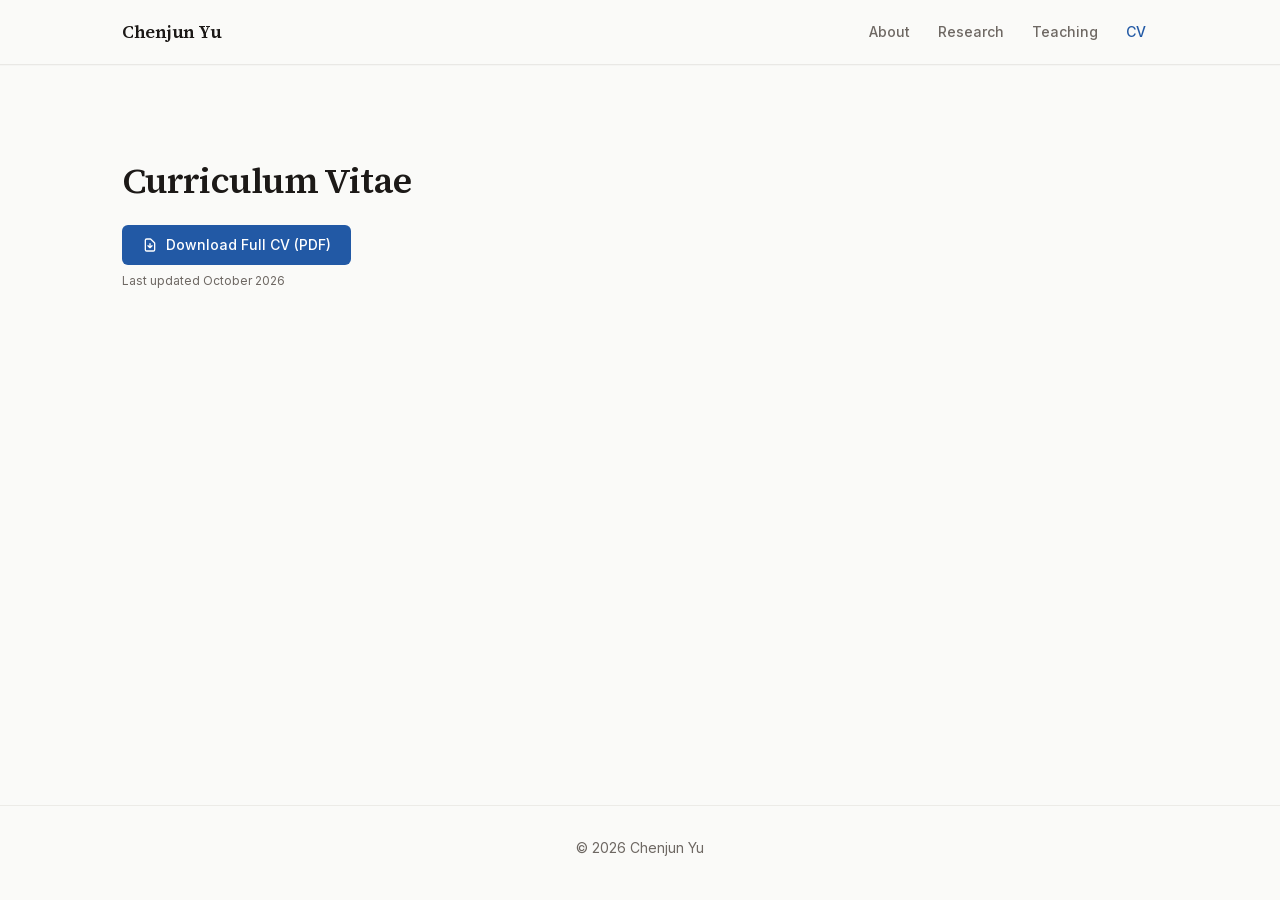
<file: cv/index.html>
<!DOCTYPE html><html lang="en"><head><meta charSet="utf-8"/><meta name="viewport" content="width=device-width, initial-scale=1"/><link rel="preload" href="/_next/static/media/68d403cf9f2c68c5-s.p.012bmydply3go.woff2" as="font" crossorigin="" type="font/woff2"/><link rel="preload" href="/_next/static/media/83afe278b6a6bb3c-s.p.2bn3s6zvc0dyp.woff2" as="font" crossorigin="" type="font/woff2"/><link rel="stylesheet" href="/_next/static/chunks/2zbsvi6piu-y5.css" data-precedence="next"/><link rel="preload" as="script" fetchPriority="low" href="/_next/static/chunks/1u5zan5bs9a7v.js"/><script src="/_next/static/chunks/2k4ea2q1pj4ke.js" async=""></script><script src="/_next/static/chunks/3byuobrkyz9bj.js" async=""></script><script src="/_next/static/chunks/turbopack-0eht02ok7rj8m.js" async=""></script><script src="/_next/static/chunks/138cx6_acc12b.js" async="" crossorigin=""></script><meta name="theme-color" content="#fafaf8"/><title>CV | Chenjun Yu</title><meta name="description" content="Curriculum Vitae — Chenjun Yu, University of Michigan."/><meta property="og:title" content="Chenjun Yu — Education Policy Researcher"/><meta property="og:description" content="PhD candidate in Public Policy in Postsecondary Education at the University of Michigan."/><meta property="og:image" content="https://c-yu.page/og-image-cy.png"/><meta property="og:image:width" content="1200"/><meta property="og:image:height" content="630"/><meta property="og:type" content="website"/><meta name="twitter:card" content="summary_large_image"/><meta name="twitter:title" content="Chenjun Yu — Education Policy Researcher"/><meta name="twitter:description" content="PhD candidate in Public Policy in Postsecondary Education at the University of Michigan."/><meta name="twitter:image" content="https://c-yu.page/og-image-cy.png"/><meta name="twitter:image:width" content="1200"/><meta name="twitter:image:height" content="630"/><link rel="shortcut icon" href="/favicon-cy.svg"/><link rel="icon" href="/favicon-cy.svg"/><meta name="next-size-adjust" content=""/><script src="/_next/static/chunks/0cz1d0mv5g_q7.js" noModule=""></script></head><body class="source_serif_4_e3720b91-module__PHvr1q__variable inter_fd091ad6-module__giF-bG__variable font-sans antialiased"><div hidden=""><!--$--><!--/$--></div><nav class="sticky top-0 z-50 border-b border-border/70 bg-background shadow-[0_1px_0_rgba(0,0,0,0.02)]"><div class="mx-auto flex h-14 max-w-[1100px] items-center justify-between px-5 md:h-16 md:px-8"><a class="font-display text-lg font-semibold tracking-tight text-foreground transition-colors hover:text-primary" href="/">Chenjun Yu</a><div class="hidden items-center gap-1 md:flex"><a class="rounded-md px-3 py-1.5 text-sm font-medium transition-colors text-muted-foreground hover:text-foreground" href="/">About</a><a class="rounded-md px-3 py-1.5 text-sm font-medium transition-colors text-muted-foreground hover:text-foreground" href="/research/">Research</a><a class="rounded-md px-3 py-1.5 text-sm font-medium transition-colors text-muted-foreground hover:text-foreground" href="/teaching/">Teaching</a><a class="rounded-md px-3 py-1.5 text-sm font-medium transition-colors text-primary" href="/cv/">CV</a></div><button class="flex h-10 w-10 flex-col items-center justify-center gap-1.5 md:hidden" aria-label="Toggle menu" aria-expanded="false"><span class="block h-0.5 w-5 bg-foreground transition-all duration-300 "></span><span class="block h-0.5 w-5 bg-foreground transition-all duration-300 "></span></button></div></nav><main class="min-h-[calc(100vh-160px)]"><div class="mx-auto max-w-[1100px] px-5 md:px-8"><section class="pb-8 pt-10 md:pt-24"><h1 class="font-display text-3xl font-semibold tracking-tight text-foreground md:text-4xl">Curriculum Vitae</h1><div class="mt-6"><a href="/cv/pdf" target="_blank" rel="noopener noreferrer" class="inline-flex items-center gap-2 rounded-md bg-primary px-5 py-2.5 text-sm font-medium text-primary-foreground transition-colors hover:bg-primary/90"><svg class="h-4 w-4" fill="none" viewBox="0 0 24 24" stroke="currentColor" stroke-width="2"><path stroke-linecap="round" stroke-linejoin="round" d="M12 10v6m0 0l-3-3m3 3l3-3m2 8H7a2 2 0 01-2-2V5a2 2 0 012-2h5.586a1 1 0 01.707.293l5.414 5.414a1 1 0 01.293.707V19a2 2 0 01-2 2z"></path></svg>Download Full CV (PDF)</a><p class="mt-2 text-xs text-muted-foreground">Last updated <!-- -->October 2026</p></div></section></div><!--$--><!--/$--></main><footer class="border-t border-border/60"><div class="mx-auto max-w-[1100px] px-5 py-8 text-center text-sm text-muted-foreground md:px-8"><p>© 2026 Chenjun Yu</p></div></footer><script src="/_next/static/chunks/1u5zan5bs9a7v.js" id="_R_" async=""></script><script>(self.__next_f=self.__next_f||[]).push([0])</script><script>self.__next_f.push([1,"1:\"$Sreact.fragment\"\n2:I[47401,[\"/_next/static/chunks/138cx6_acc12b.js\"],\"Nav\"]\n3:I[39756,[\"/_next/static/chunks/138cx6_acc12b.js\"],\"default\"]\n4:I[37457,[\"/_next/static/chunks/138cx6_acc12b.js\"],\"default\"]\n5:I[97367,[\"/_next/static/chunks/138cx6_acc12b.js\"],\"OutletBoundary\"]\n6:\"$Sreact.suspense\"\n9:I[97367,[\"/_next/static/chunks/138cx6_acc12b.js\"],\"ViewportBoundary\"]\nb:I[97367,[\"/_next/static/chunks/138cx6_acc12b.js\"],\"MetadataBoundary\"]\nd:I[68027,[\"/_next/static/chunks/138cx6_acc12b.js\"],\"default\",1]\n:HL[\"/_next/static/chunks/2zbsvi6piu-y5.css\",\"style\"]\n:HL[\"/_next/static/media/68d403cf9f2c68c5-s.p.012bmydply3go.woff2\",\"font\",{\"crossOrigin\":\"\",\"type\":\"font/woff2\"}]\n:HL[\"/_next/static/media/83afe278b6a6bb3c-s.p.2bn3s6zvc0dyp.woff2\",\"font\",{\"crossOrigin\":\"\",\"type\":\"font/woff2\"}]\n8:X\n0:{\"P\":null,\"c\":[\"\",\"cv\",\"\"],\"q\":\"\",\"i\":false,\"f\":[[[\"\",{\"children\":[\"cv\",{\"children\":[\"__PAGE__\",{},\"$undefined\",\"$undefined\",4608]},\"$undefined\",\"$undefined\",4608]},\"$undefined\",\"$undefined\",4624],[[\"$\",\"$1\",\"c\",{\"children\":[[[\"$\",\"link\",\"0\",{\"rel\":\"stylesheet\",\"href\":\"/_next/static/chunks/2zbsvi6piu-y5.css\",\"precedence\":\"next\",\"crossOrigin\":\"$undefined\",\"nonce\":\"$undefined\"}],[\"$\",\"script\",\"script-0\",{\"src\":\"/_next/static/chunks/138cx6_acc12b.js\",\"async\":true,\"nonce\":\"$undefined\"}]],[\"$\",\"html\",null,{\"lang\":\"en\",\"suppressHydrationWarning\":true,\"children\":[\"$\",\"body\",null,{\"className\":\"source_serif_4_e3720b91-module__PHvr1q__variable inter_fd091ad6-module__giF-bG__variable font-sans antialiased\",\"children\":[[\"$\",\"$L2\",null,{\"name\":\"Chenjun Yu\",\"links\":[{\"href\":\"/\",\"label\":\"About\"},{\"href\":\"/research\",\"label\":\"Research\"},{\"href\":\"/teaching\",\"label\":\"Teaching\"},{\"href\":\"/cv\",\"label\":\"CV\"}],\"homeLinked\":true}],[\"$\",\"main\",null,{\"className\":\"min-h-[calc(100vh-160px)]\",\"children\":[\"$\",\"$L3\",null,{\"parallelRouterKey\":\"children\",\"error\":\"$undefined\",\"errorStyles\":\"$undefined\",\"errorScripts\":\"$undefined\",\"template\":[\"$\",\"$L4\",null,{}],\"templateStyles\":\"$undefined\",\"templateScripts\":\"$undefined\",\"notFound\":[[\"$\",\"div\",null,{\"className\":\"mx-auto max-w-[700px] px-5 py-24 text-center md:py-32\",\"children\":[[\"$\",\"h1\",null,{\"className\":\"font-display text-3xl font-semibold tracking-tight text-foreground\",\"children\":\"Page not available\"}],[\"$\",\"p\",null,{\"className\":\"mt-3 text-[15px] text-muted-foreground\",\"children\":\"This page doesn't exist or isn't public yet.\"}]]}],[]],\"forbidden\":\"$undefined\",\"unauthorized\":\"$undefined\"}]}],[\"$\",\"footer\",null,{\"className\":\"border-t border-border/60\",\"children\":[\"$\",\"div\",null,{\"className\":\"mx-auto max-w-[1100px] px-5 py-8 text-center text-sm text-muted-foreground md:px-8\",\"children\":[\"$\",\"p\",null,{\"suppressHydrationWarning\":true,\"children\":\"© 2026 Chenjun Yu\"}]}]}]]}]}]]}],{\"children\":[[\"$\",\"$1\",\"c\",{\"children\":[null,[\"$\",\"$L3\",null,{\"parallelRouterKey\":\"children\",\"error\":\"$undefined\",\"errorStyles\":\"$undefined\",\"errorScripts\":\"$undefined\",\"template\":[\"$\",\"$L4\",null,{}],\"templateStyles\":\"$undefined\",\"templateScripts\":\"$undefined\",\"notFound\":\"$undefined\",\"forbidden\":\"$undefined\",\"unauthorized\":\"$undefined\"}]]}],{\"children\":[[\"$\",\"$1\",\"c\",{\"children\":[[null,[\"$\",\"div\",null,{\"className\":\"mx-auto max-w-[1100px] px-5 md:px-8\",\"children\":[[\"$\",\"section\",null,{\"className\":\"pb-8 pt-10 md:pt-24\",\"children\":[[\"$\",\"h1\",null,{\"className\":\"font-display text-3xl font-semibold tracking-tight text-foreground md:text-4xl\",\"children\":\"Curriculum Vitae\"}],[\"$\",\"div\",null,{\"className\":\"mt-6\",\"children\":[[\"$\",\"a\",null,{\"href\":\"/cv/pdf\",\"target\":\"_blank\",\"rel\":\"noopener noreferrer\",\"className\":\"inline-flex items-center gap-2 rounded-md bg-primary px-5 py-2.5 text-sm font-medium text-primary-foreground transition-colors hover:bg-primary/90\",\"children\":[[\"$\",\"svg\",null,{\"className\":\"h-4 w-4\",\"fill\":\"none\",\"viewBox\":\"0 0 24 24\",\"stroke\":\"currentColor\",\"strokeWidth\":2,\"children\":[\"$\",\"path\",null,{\"strokeLinecap\":\"round\",\"strokeLinejoin\":\"round\",\"d\":\"M12 10v6m0 0l-3-3m3 3l3-3m2 8H7a2 2 0 01-2-2V5a2 2 0 012-2h5.586a1 1 0 01.707.293l5.414 5.414a1 1 0 01.293.707V19a2 2 0 01-2 2z\"}]}],\"Download Full CV (PDF)\"]}],[\"$\",\"p\",null,{\"className\":\"mt-2 text-xs text-muted-foreground\",\"children\":[\"Last updated \",\"October 2026\"]}]]}]]}],null]}]],null,[\"$\",\"$L5\",null,{\"children\":[\"$\",\"$6\",null,{\"name\":\"Next.MetadataOutlet\",\"children\":\"$@7\"}]}]]}],{},null,false,null]},null,false,\"$8\"]},null,false,null],[\"$\",\"$1\",\"h\",{\"children\":[null,[\"$\",\"$L9\",null,{\"children\":\"$La\"}],[\"$\",\"div\",null,{\"hidden\":true,\"children\":[\"$\",\"$Lb\",null,{\"children\":[\"$\",\"$6\",null,{\"name\":\"Next.Metadata\",\"children\":\"$Lc\"}]}]}],[\"$\",\"meta\",null,{\"name\":\"next-size-adjust\",\"content\":\"\"}]]}],false]],\"m\":\"$undefined\",\"G\":[\"$d\",[[\"$\",\"link\",\"0\",{\"rel\":\"stylesheet\",\"href\":\"/_next/static/chunks/2zbsvi6piu-y5.css\",\"precedence\":\"next\",\"crossOrigin\":\"$undefined\",\"nonce\":\"$undefined\"}]]],\"S\":true,\"h\":null,\"r\":\"$undefined\",\"s\":\"$undefined\",\"a\":\"$undefined\",\"l\":\"$undefined\",\"p\":\"$undefined\",\"d\":\"$undefined\",\"b\":\"biZbRT_Yw8W8XwMW44Ies\"}\n8:C\na:[[\"$\",\"meta\",\"0\",{\"charSet\":\"utf-8\"}],[\"$\",\"meta\",\"1\",{\"name\":\"viewport\",\"content\":\"width=device-width, initial-scale=1\"}],[\"$\",\"meta\",\"2\",{\"name\":\"theme-color\",\"content\":\"#fafaf8\"}]]\ne:I[27201,[\"/_next/static/chunks/138cx6_acc12b.js\"],\"IconMark\"]\n7:null\nc:[[\"$\",\"title\",\"0\",{\"children\":\"CV | Chenjun Yu\"}],[\"$\",\"meta\",\"1\",{\"name\":\"description\",\"content\":\"Curriculum Vitae — Chenjun Yu, University of Michigan.\"}],[\"$\",\"meta\",\"2\",{\"property\":\"og:title\",\"content\":\"Chenjun Yu — Education Policy Researcher\"}],[\"$\",\"meta\",\"3\",{\"property\":\"og:description\",\"content\":\"PhD candidate in Public Policy in Postsecondary Education at the University of Michigan.\"}],[\"$\",\"meta\",\"4\",{\"property\":\"og:image\",\"content\":\"https://c-yu.page/og-image-cy.png\"}],[\"$\",\"meta\",\"5\",{\"property\":\"og:image:width\",\"content\":\"1200\"}],[\"$\",\"meta\",\"6\",{\"property\":\"og:image:height\",\"content\":\"630\"}],[\"$\",\"meta\",\"7\",{\"property\":\"og:type\",\"content\":\"website\"}],[\"$\",\"meta\",\"8\",{\"name\":\"twitter:card\",\"content\":\"summary_large_image\"}],[\"$\",\"meta\",\"9\",{\"name\":\"twitter:title\",\"content\":\"Chenjun Yu — Education Policy Researcher\"}],[\"$\",\"meta\",\"10\",{\"name\":\"twitter:description\",\"content\":\"PhD candidate in Public Policy in Postsecondary Education at the University of Michigan.\"}],[\"$\",\"meta\",\"11\",{\"name\":\"twitter:image\",\"content\":\"https://c-yu.page/og-image-cy.png\"}],[\"$\",\"meta\",\"12\",{\"name\":\"twitter:image:width\",\"content\":\"1200\"}],[\"$\",\"meta\",\"13\",{\"name\":\"twitter:image:height\",\"content\":\"630\"}],[\"$\",\"link\",\"14\",{\"rel\":\"shortcut icon\",\"href\":\"/favicon-cy.svg\"}],[\"$\",\"link\",\"15\",{\"rel\":\"icon\",\"href\":\"/favicon-cy.svg\"}],[\"$\",\"$Le\",\"16\",{}]]\n"])</script></body></html>
</file>
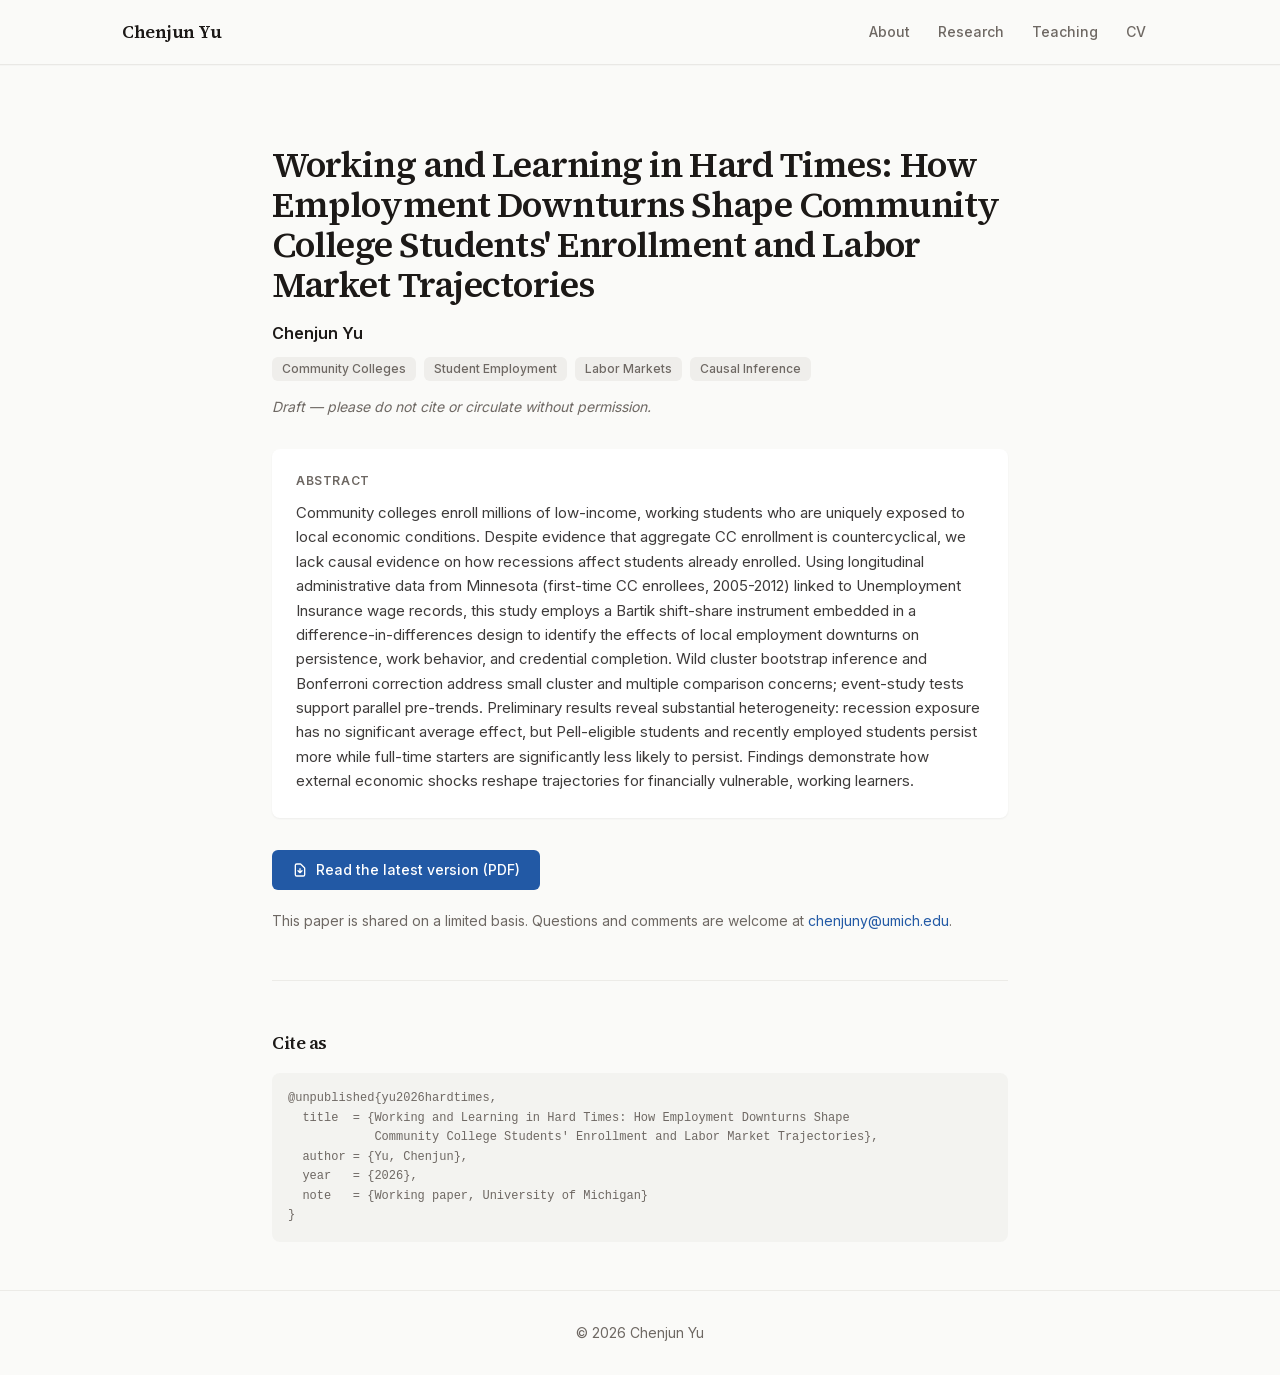
<file: jmp/index.html>
<!DOCTYPE html><html lang="en"><head><meta charSet="utf-8"/><meta name="viewport" content="width=device-width, initial-scale=1"/><link rel="preload" href="/_next/static/media/68d403cf9f2c68c5-s.p.012bmydply3go.woff2" as="font" crossorigin="" type="font/woff2"/><link rel="preload" href="/_next/static/media/83afe278b6a6bb3c-s.p.2bn3s6zvc0dyp.woff2" as="font" crossorigin="" type="font/woff2"/><link rel="stylesheet" href="/_next/static/chunks/2zbsvi6piu-y5.css" data-precedence="next"/><link rel="preload" as="script" fetchPriority="low" href="/_next/static/chunks/1u5zan5bs9a7v.js"/><script src="/_next/static/chunks/2k4ea2q1pj4ke.js" async=""></script><script src="/_next/static/chunks/3byuobrkyz9bj.js" async=""></script><script src="/_next/static/chunks/turbopack-0eht02ok7rj8m.js" async=""></script><script src="/_next/static/chunks/138cx6_acc12b.js" async="" crossorigin=""></script><meta name="theme-color" content="#fafaf8"/><title>Job Market Paper | Chenjun Yu</title><meta name="description" content="Job Market Paper by Chenjun Yu."/><meta name="robots" content="noindex, nofollow"/><meta property="og:title" content="Chenjun Yu — Education Policy Researcher"/><meta property="og:description" content="PhD candidate in Public Policy in Postsecondary Education at the University of Michigan."/><meta property="og:image" content="https://c-yu.page/og-image-cy.png"/><meta property="og:image:width" content="1200"/><meta property="og:image:height" content="630"/><meta property="og:type" content="website"/><meta name="twitter:card" content="summary_large_image"/><meta name="twitter:title" content="Chenjun Yu — Education Policy Researcher"/><meta name="twitter:description" content="PhD candidate in Public Policy in Postsecondary Education at the University of Michigan."/><meta name="twitter:image" content="https://c-yu.page/og-image-cy.png"/><meta name="twitter:image:width" content="1200"/><meta name="twitter:image:height" content="630"/><link rel="shortcut icon" href="/favicon-cy.svg"/><link rel="icon" href="/favicon-cy.svg"/><meta name="next-size-adjust" content=""/><script src="/_next/static/chunks/0cz1d0mv5g_q7.js" noModule=""></script></head><body class="source_serif_4_e3720b91-module__PHvr1q__variable inter_fd091ad6-module__giF-bG__variable font-sans antialiased"><div hidden=""><!--$--><!--/$--></div><nav class="sticky top-0 z-50 border-b border-border/70 bg-background shadow-[0_1px_0_rgba(0,0,0,0.02)]"><div class="mx-auto flex h-14 max-w-[1100px] items-center justify-between px-5 md:h-16 md:px-8"><a class="font-display text-lg font-semibold tracking-tight text-foreground transition-colors hover:text-primary" href="/">Chenjun Yu</a><div class="hidden items-center gap-1 md:flex"><a class="rounded-md px-3 py-1.5 text-sm font-medium transition-colors text-muted-foreground hover:text-foreground" href="/">About</a><a class="rounded-md px-3 py-1.5 text-sm font-medium transition-colors text-muted-foreground hover:text-foreground" href="/research/">Research</a><a class="rounded-md px-3 py-1.5 text-sm font-medium transition-colors text-muted-foreground hover:text-foreground" href="/teaching/">Teaching</a><a class="rounded-md px-3 py-1.5 text-sm font-medium transition-colors text-muted-foreground hover:text-foreground" href="/cv/">CV</a></div><button class="flex h-10 w-10 flex-col items-center justify-center gap-1.5 md:hidden" aria-label="Toggle menu" aria-expanded="false"><span class="block h-0.5 w-5 bg-foreground transition-all duration-300 "></span><span class="block h-0.5 w-5 bg-foreground transition-all duration-300 "></span></button></div></nav><main class="min-h-[calc(100vh-160px)]"><div class="mx-auto max-w-[800px] px-5 md:px-8"><section class="pb-10 pt-10 md:pb-12 md:pt-20"><h1 class="font-display text-2xl font-semibold leading-tight tracking-tight text-foreground sm:text-3xl md:text-4xl">Working and Learning in Hard Times: How Employment Downturns Shape Community College Students&#x27; Enrollment and Labor Market Trajectories</h1><p class="mt-4 text-base text-foreground"><strong class="font-semibold">Chenjun Yu</strong></p><div class="mt-3 flex flex-wrap gap-2"><span class="inline-flex items-center rounded-md bg-secondary px-2.5 py-1 text-xs font-medium text-muted-foreground">Community Colleges</span><span class="inline-flex items-center rounded-md bg-secondary px-2.5 py-1 text-xs font-medium text-muted-foreground">Student Employment</span><span class="inline-flex items-center rounded-md bg-secondary px-2.5 py-1 text-xs font-medium text-muted-foreground">Labor Markets</span><span class="inline-flex items-center rounded-md bg-secondary px-2.5 py-1 text-xs font-medium text-muted-foreground">Causal Inference</span></div><p class="mt-4 text-sm text-muted-foreground"><span class="italic">Draft — please do not cite or circulate without permission.</span></p><div class="mt-8 rounded-lg bg-white p-5 shadow-sm md:p-6"><h2 class="text-xs font-semibold uppercase tracking-wider text-muted-foreground">Abstract</h2><p class="mt-3 text-[15px] leading-relaxed text-foreground/85">Community colleges enroll millions of low-income, working students who are uniquely exposed to local economic conditions. Despite evidence that aggregate CC enrollment is countercyclical, we lack causal evidence on how recessions affect students already enrolled. Using longitudinal administrative data from Minnesota (first-time CC enrollees, 2005-2012) linked to Unemployment Insurance wage records, this study employs a Bartik shift-share instrument embedded in a difference-in-differences design to identify the effects of local employment downturns on persistence, work behavior, and credential completion. Wild cluster bootstrap inference and Bonferroni correction address small cluster and multiple comparison concerns; event-study tests support parallel pre-trends. Preliminary results reveal substantial heterogeneity: recession exposure has no significant average effect, but Pell-eligible students and recently employed students persist more while full-time starters are significantly less likely to persist. Findings demonstrate how external economic shocks reshape trajectories for financially vulnerable, working learners.</p></div><div class="mt-8 flex flex-wrap items-center gap-3"><a href="/jmp/pdf" target="_blank" rel="noopener noreferrer" class="inline-flex items-center gap-2 rounded-md bg-primary px-5 py-2.5 text-sm font-medium text-primary-foreground transition-colors hover:bg-primary/90"><svg class="h-4 w-4" fill="none" viewBox="0 0 24 24" stroke="currentColor" stroke-width="2"><path stroke-linecap="round" stroke-linejoin="round" d="M12 10v6m0 0l-3-3m3 3l3-3m2 8H7a2 2 0 01-2-2V5a2 2 0 012-2h5.586a1 1 0 01.707.293l5.414 5.414a1 1 0 01.293.707V19a2 2 0 01-2 2z"></path></svg>Read the latest version (PDF)</a></div><p class="mt-5 text-sm leading-relaxed text-muted-foreground">This paper is shared on a limited basis. Questions and comments are welcome at<!-- --> <a href="mailto:chenjuny@umich.edu" class="text-primary underline-offset-2 hover:underline"><span>chenjuny@umich.edu</span></a>.</p></section><section class="border-t border-border/60 py-10 md:py-12"><h2 class="font-display text-lg font-semibold tracking-tight text-foreground">Cite as</h2><div class="mt-4 overflow-x-auto rounded-lg bg-secondary/60 p-4"><pre class="whitespace-pre font-mono text-xs leading-relaxed text-muted-foreground">@unpublished{yu2026hardtimes,
  title  = {Working and Learning in Hard Times: How Employment Downturns Shape
            Community College Students&#x27; Enrollment and Labor Market Trajectories},
  author = {Yu, Chenjun},
  year   = {2026},
  note   = {Working paper, University of Michigan}
}</pre></div></section></div><!--$--><!--/$--></main><footer class="border-t border-border/60"><div class="mx-auto max-w-[1100px] px-5 py-8 text-center text-sm text-muted-foreground md:px-8"><p>© 2026 Chenjun Yu</p></div></footer><script src="/_next/static/chunks/1u5zan5bs9a7v.js" id="_R_" async=""></script><script>(self.__next_f=self.__next_f||[]).push([0])</script><script>self.__next_f.push([1,"1:\"$Sreact.fragment\"\n2:I[47401,[\"/_next/static/chunks/138cx6_acc12b.js\"],\"Nav\"]\n3:I[39756,[\"/_next/static/chunks/138cx6_acc12b.js\"],\"default\"]\n4:I[37457,[\"/_next/static/chunks/138cx6_acc12b.js\"],\"default\"]\nc:I[68027,[\"/_next/static/chunks/138cx6_acc12b.js\"],\"default\",1]\n:HL[\"/_next/static/chunks/2zbsvi6piu-y5.css\",\"style\"]\n:HL[\"/_next/static/media/68d403cf9f2c68c5-s.p.012bmydply3go.woff2\",\"font\",{\"crossOrigin\":\"\",\"type\":\"font/woff2\"}]\n:HL[\"/_next/static/media/83afe278b6a6bb3c-s.p.2bn3s6zvc0dyp.woff2\",\"font\",{\"crossOrigin\":\"\",\"type\":\"font/woff2\"}]\n5:T470,Community colleges enroll millions of low-income, working students who are uniquely exposed to local economic conditions. Despite evidence that aggregate CC enrollment is countercyclical, we lack causal evidence on how recessions affect students already enrolled. Using longitudinal administrative data from Minnesota (first-time CC enrollees, 2005-2012) linked to Unemployment Insurance wage records, this study employs a Bartik shift-share instrument embedded in a difference-in-differences design to identify the effects of local employment downturns on persistence, work behavior, and credential completion. Wild cluster bootstrap inference and Bonferroni correction address small cluster and multiple comparison concerns; event-study tests support parallel pre-trends. Preliminary results reveal substantial heterogeneity: recession exposure has no significant average effect, but Pell-eligible students and recently employed students persist more while full-time starters are significantly less likely to persist. Findings demonstrate how external economic shocks reshape trajectories for financially vulnerable, working learners.a:X\n0:{\"P\":null,\"c\":[\"\",\"jmp\",\"\"],\"q\":\"\",\"i\":false,\"f\":[[[\"\",{\"children\":[\"jmp\",{\"children\":[\"__PAGE__\",{},\"$undefined\",\"$undefined\",4608]},\"$undefined\",\"$undefined\",4608]},\"$undefined\",\"$undefined\",4624],[[\"$\",\"$1\",\"c\",{\"children\":[[[\"$\",\"link\",\"0\",{\"rel\":\"stylesheet\",\"href\":\"/_next/static/chunks/2zbsvi6piu-y5.css\",\"precedence\":\"next\",\"crossOrigin\":\"$undefined\",\"nonce\":\"$undefined\"}],[\"$\",\"script\",\"script-0\",{\"src\":\"/_next/static/chunks/138cx6_acc12b.js\",\"async\":true,\"nonce\":\"$undefined\"}]],[\"$\",\"html\",null,{\"lang\":\"en\",\"suppressHydrationWarning\":true,\"children\":[\"$\",\"body\",null,{\"className\":\"source_serif_4_e3720b91-module__PHvr1q__variable inter_fd091ad6-module__giF-bG__variable font-sans antialiased\",\"children\":[[\"$\",\"$L2\",null,{\"name\":\"Chenjun Yu\",\"links\":[{\"href\":\"/\",\"label\":\"About\"},{\"href\":\"/research\",\"label\":\"Research\"},{\"href\":\"/teaching\",\"label\":\"Teaching\"},{\"href\":\"/cv\",\"label\":\"CV\"}],\"homeLinked\":true}],[\"$\",\"main\",null,{\"className\":\"min-h-[calc(100vh-160px)]\",\"children\":[\"$\",\"$L3\",null,{\"parallelRouterKey\":\"children\",\"error\":\"$undefined\",\"errorStyles\":\"$undefined\",\"errorScripts\":\"$undefined\",\"template\":[\"$\",\"$L4\",null,{}],\"templateStyles\":\"$undefined\",\"templateScripts\":\"$undefined\",\"notFound\":[[\"$\",\"div\",null,{\"className\":\"mx-auto max-w-[700px] px-5 py-24 text-center md:py-32\",\"children\":[[\"$\",\"h1\",null,{\"className\":\"font-display text-3xl font-semibold tracking-tight text-foreground\",\"children\":\"Page not available\"}],[\"$\",\"p\",null,{\"className\":\"mt-3 text-[15px] text-muted-foreground\",\"children\":\"This page doesn't exist or isn't public yet.\"}]]}],[]],\"forbidden\":\"$undefined\",\"unauthorized\":\"$undefined\"}]}],[\"$\",\"footer\",null,{\"className\":\"border-t border-border/60\",\"children\":[\"$\",\"div\",null,{\"className\":\"mx-auto max-w-[1100px] px-5 py-8 text-center text-sm text-muted-foreground md:px-8\",\"children\":[\"$\",\"p\",null,{\"suppressHydrationWarning\":true,\"children\":\"© 2026 Chenjun Yu\"}]}]}]]}]}]]}],{\"children\":[[\"$\",\"$1\",\"c\",{\"children\":[null,[\"$\",\"$L3\",null,{\"parallelRouterKey\":\"children\",\"error\":\"$undefined\",\"errorStyles\":\"$undefined\",\"errorScripts\":\"$undefined\",\"template\":[\"$\",\"$L4\",null,{}],\"templateStyles\":\"$undefined\",\"templateScripts\":\"$undefined\",\"notFound\":\"$undefined\",\"forbidden\":\"$undefined\",\"unauthorized\":\"$undefined\"}]]}],{\"children\":[[\"$\",\"$1\",\"c\",{\"children\":[[null,[\"$\",\"div\",null,{\"className\":\"mx-auto max-w-[800px] px-5 md:px-8\",\"children\":[[\"$\",\"section\",null,{\"className\":\"pb-10 pt-10 md:pb-12 md:pt-20\",\"children\":[[\"$\",\"h1\",null,{\"className\":\"font-display text-2xl font-semibold leading-tight tracking-tight text-foreground sm:text-3xl md:text-4xl\",\"children\":\"Working and Learning in Hard Times: How Employment Downturns Shape Community College Students' Enrollment and Labor Market Trajectories\"}],[\"$\",\"p\",null,{\"className\":\"mt-4 text-base text-foreground\",\"children\":[[[\"$\",\"$1\",\"0\",{\"children\":[false,[[\"$\",\"strong\",\"0-0\",{\"className\":\"font-semibold\",\"children\":\"Chenjun Yu\"}]]]}]],null]}],[\"$\",\"div\",null,{\"className\":\"mt-3 flex flex-wrap gap-2\",\"children\":[[\"$\",\"span\",\"Community Colleges\",{\"className\":\"inline-flex items-center rounded-md bg-secondary px-2.5 py-1 text-xs font-medium text-muted-foreground\",\"children\":\"Community Colleges\"}],[\"$\",\"span\",\"Student Employment\",{\"className\":\"inline-flex items-center rounded-md bg-secondary px-2.5 py-1 text-xs font-medium text-muted-foreground\",\"children\":\"Student Employment\"}],[\"$\",\"span\",\"Labor Markets\",{\"className\":\"inline-flex items-center rounded-md bg-secondary px-2.5 py-1 text-xs font-medium text-muted-foreground\",\"children\":\"Labor Markets\"}],[\"$\",\"span\",\"Causal Inference\",{\"className\":\"inline-flex items-center rounded-md bg-secondary px-2.5 py-1 text-xs font-medium text-muted-foreground\",\"children\":\"Causal Inference\"}]]}],[\"$\",\"p\",null,{\"className\":\"mt-4 text-sm text-muted-foreground\",\"children\":[null,null,[\"$\",\"span\",null,{\"className\":\"italic\",\"children\":\"Draft — please do not cite or circulate without permission.\"}]]}],[\"$\",\"div\",null,{\"className\":\"mt-8 rounded-lg bg-white p-5 shadow-sm md:p-6\",\"children\":[[\"$\",\"h2\",null,{\"className\":\"text-xs font-semibold uppercase tracking-wider text-muted-foreground\",\"children\":\"Abstract\"}],[\"$\",\"p\",null,{\"className\":\"mt-3 text-[15px] leading-relaxed text-foreground/85\",\"children\":[[\"$\",\"$1\",\"0\",{\"children\":[false,[\"$5\"]]}]]}]]}],\"$L6\",\"$L7\"]}],null,\"$L8\"]}]],null,\"$L9\"]}],{},null,false,null]},null,false,\"$a\"]},null,false,null],\"$Lb\",false]],\"m\":\"$undefined\",\"G\":[\"$c\",[\"$Ld\"]],\"S\":true,\"h\":null,\"r\":\"$undefined\",\"s\":\"$undefined\",\"a\":\"$undefined\",\"l\":\"$undefined\",\"p\":\"$undefined\",\"d\":\"$undefined\",\"b\":\"biZbRT_Yw8W8XwMW44Ies\"}\ne:I[97367,[\"/_next/static/chunks/138cx6_acc12b.js\"],\"OutletBoundary\"]\nf:\"$Sreact.suspense\"\n11:I[97367,[\"/_next/static/chunks/138cx6_acc12b.js\"],\"ViewportBoundary\"]\n13:I[97367,[\"/_next/static/chunks/138cx6_acc12b.js\"],\"MetadataBoundary\"]\n6:[\"$\",\"div\",null,{\"className\":\"mt-8 flex flex-wrap items-center gap-3\",\"children\":[[\"$\",\"a\",null,{\"href\":\"/jmp/pdf\",\"target\":\"_blank\",\"rel\":\"noopener noreferrer\",\"className\":\"inline-flex items-center gap-2 rounded-md bg-primary px-5 py-2.5 text-sm font-medium text-primary-foreground transition-colors hover:bg-primary/90\",\"children\":[[\"$\",\"svg\",null,{\"className\":\"h-4 w-4\",\"fill\":\"none\",\"viewBox\":\"0 0 24 24\",\"stroke\":\"currentColor\",\"strokeWidth\":2,\"children\":[\"$\",\"path\",null,{\"strokeLinecap\":\"round\",\"strokeLinejoin\":\"round\",\"d\":\"M12 10v6m0 0l-3-3m3 3l3-3m2 8H7a2 2 0 01-2-2V5a2 2 0 012-2h5.586a1 1 0 01.707.293l5.414 5.414a1 1 0 01.293.707V19a2 2 0 01-2 2z\"}]}],\"Read the latest version (PDF)\"]}],null]}]\n7:[\"$\",\"p\",null,{\"className\":\"mt-5 text-sm leading-relaxed text-muted-foreground\",\"children\":[\"This paper is shared on a limited basis. Questions and comments are welcome at\",\" \",[\"$\",\"a\",null,{\"href\":\"mailto:chenjuny@umich.edu\",\"className\":\"text-primary underline-offset-2 hover:underline\",\"children\":[\"$\",\"span\",null,{\"suppressHydrationWarning\":true,\"children\":\"chenjuny@umich.edu\"}]}],\".\"]}]\n8:[\"$\",\"section\",null,{\"className\":\"border-t border-border/60 py-10 md:py-12\",\"children\":[[\"$\",\"h2\",null,{\"className\":\"font-display text-lg font-semibold tracking-tight text-foreground\",\"children\":\"Cite as\"}],[\"$\",\"div\",null,{\"className\":\"mt-4 overflow-x-auto rounded-lg bg-secondary/60 p-4\",\"children\":[\"$\",\"pre\",null,{\"className\":\"whitespace-pre font-mono text-xs leading-relaxed text-muted-foreground\",\"children\":\"@unpublished{yu2026hardtimes,\\n  title  = {Working and Learning in Hard Times: How Employment Downturns Shape\\n            Community College Students' Enrollment and Labor Market Trajectories},\\n  author = {Yu, Chenjun},\\n  year   = {2026},\\n  note   = {Working paper, University of Michigan}\\n}\"}]}]]}]\n9:[\"$\",\"$Le\",null,{\"children\":[\"$\",\"$f\",null,{\"name\":\"Next.MetadataOutlet\",\"children\":\"$@10\"}]}]\nb:[\"$\",\"$1\",\"h\",{\"children\":[null,[\"$\",\"$L11\",null,{\"children\":\"$L12\"}],[\"$\",\"div\",null,{\"hidden\":true,\"children\":[\"$\",\"$L13\",null,{\"children\":[\"$\",\"$f\",null,{\"name\":\"Next.Metadata\",\"children\":\"$L14\"}]}]}],[\"$\",\"meta\",null,{\"name\":\"next-size-adjust\",\"content\":\"\"}]]}]\nd:[\"$\",\"link\",\"0\",{\"rel\":\"stylesheet\",\"href\":\"/_next/static/chunks/2zbsvi6piu-y5.css\",\"precedence\":\"next\",\"crossOrigin\":\"$undefined\",\"nonce\":\"$undefined\"}]\na:C\n12:[[\"$\",\"meta\",\"0\",{\"charSet\":\"utf-8\"}],[\"$\",\"meta\",\"1\",{\"name\":\"viewport\",\"content\":\"width=device-width, initial-scale=1\"}],[\"$\",\"meta\",\"2\",{\"name\":\"theme-color\",\"content\":\"#fafaf8\"}]]\n15:I[27201,[\"/_next/static/chunks/138cx6_acc12b.js\"],\"IconMark\"]\n10:null\n14:[[\"$\",\"title\",\"0\",{\"children\":\"Job Market Paper | Chenjun Yu\"}],[\"$\",\"meta\",\"1\",{\"name\":\"description\",\"content\":\"Job Market Paper by Chenjun Yu.\"}],[\"$\",\"meta\",\"2\",{\"name\":\"robots\",\"content\":\"noindex, nofollow\"}],[\"$\",\"meta\",\"3\",{\"property\":\"og:title\",\"content\":\"Chenjun Yu — Education Policy Researcher\"}],[\"$\",\"meta\",\"4\",{\"property\":\"og:description\",\"content\":\"PhD candidate in Public Policy in Postsecondary Education at the University of Michigan.\"}],[\"$\",\"meta\",\"5\",{\"property\":\"og:image\",\"content\":\"https://c-yu.page/og-image-cy.png\"}],[\"$\",\"meta\",\"6\",{\"property\":\"og:image:width\",\"content\":\"1200\"}],[\"$\",\"meta\",\"7\",{\"property\":\"og:image:height\",\"content\":\"630\"}],[\"$\",\"meta\",\"8\",{\"property\":\"og:type\",\"content\":\"website\"}],[\"$\",\"meta\",\"9\",{\"name\":\"twitter:card\",\"content\":\"summary_large_image\"}],[\"$\",\"meta\",\"10\",{\"name\":\"twitter:title\",\"content\":\"Chenjun Yu — Education Policy Researcher\"}],[\"$\",\"meta\",\"11\",{\"name\":\"twitter:description\",\"content\":\"PhD candidate in Public Policy in Postsecondary Education at the University of Michigan.\"}],[\"$\",\"meta\",\"12\",{\"name\":\"twitter:image\",\"content\":\"https://c-yu.page/og-image-cy.png\"}],[\"$\",\"meta\",\"13\",{\"name\":\"twitter:image:width\",\"content\":\"1200\"}],[\"$\",\"meta\",\"14\",{\"name\":\"twitter:image:height\",\"content\":\"630\"}],[\"$\",\"link\",\"15\",{\"rel\":\"shortcut icon\",\"href\":\"/favicon-cy.svg\"}],[\"$\",\"link\",\"16\",{\"rel\":\"icon\",\"href\":\"/favicon-cy.svg\"}],[\"$\",\"$L15\",\"17\",{}]]\n"])</script></body></html>
</file>
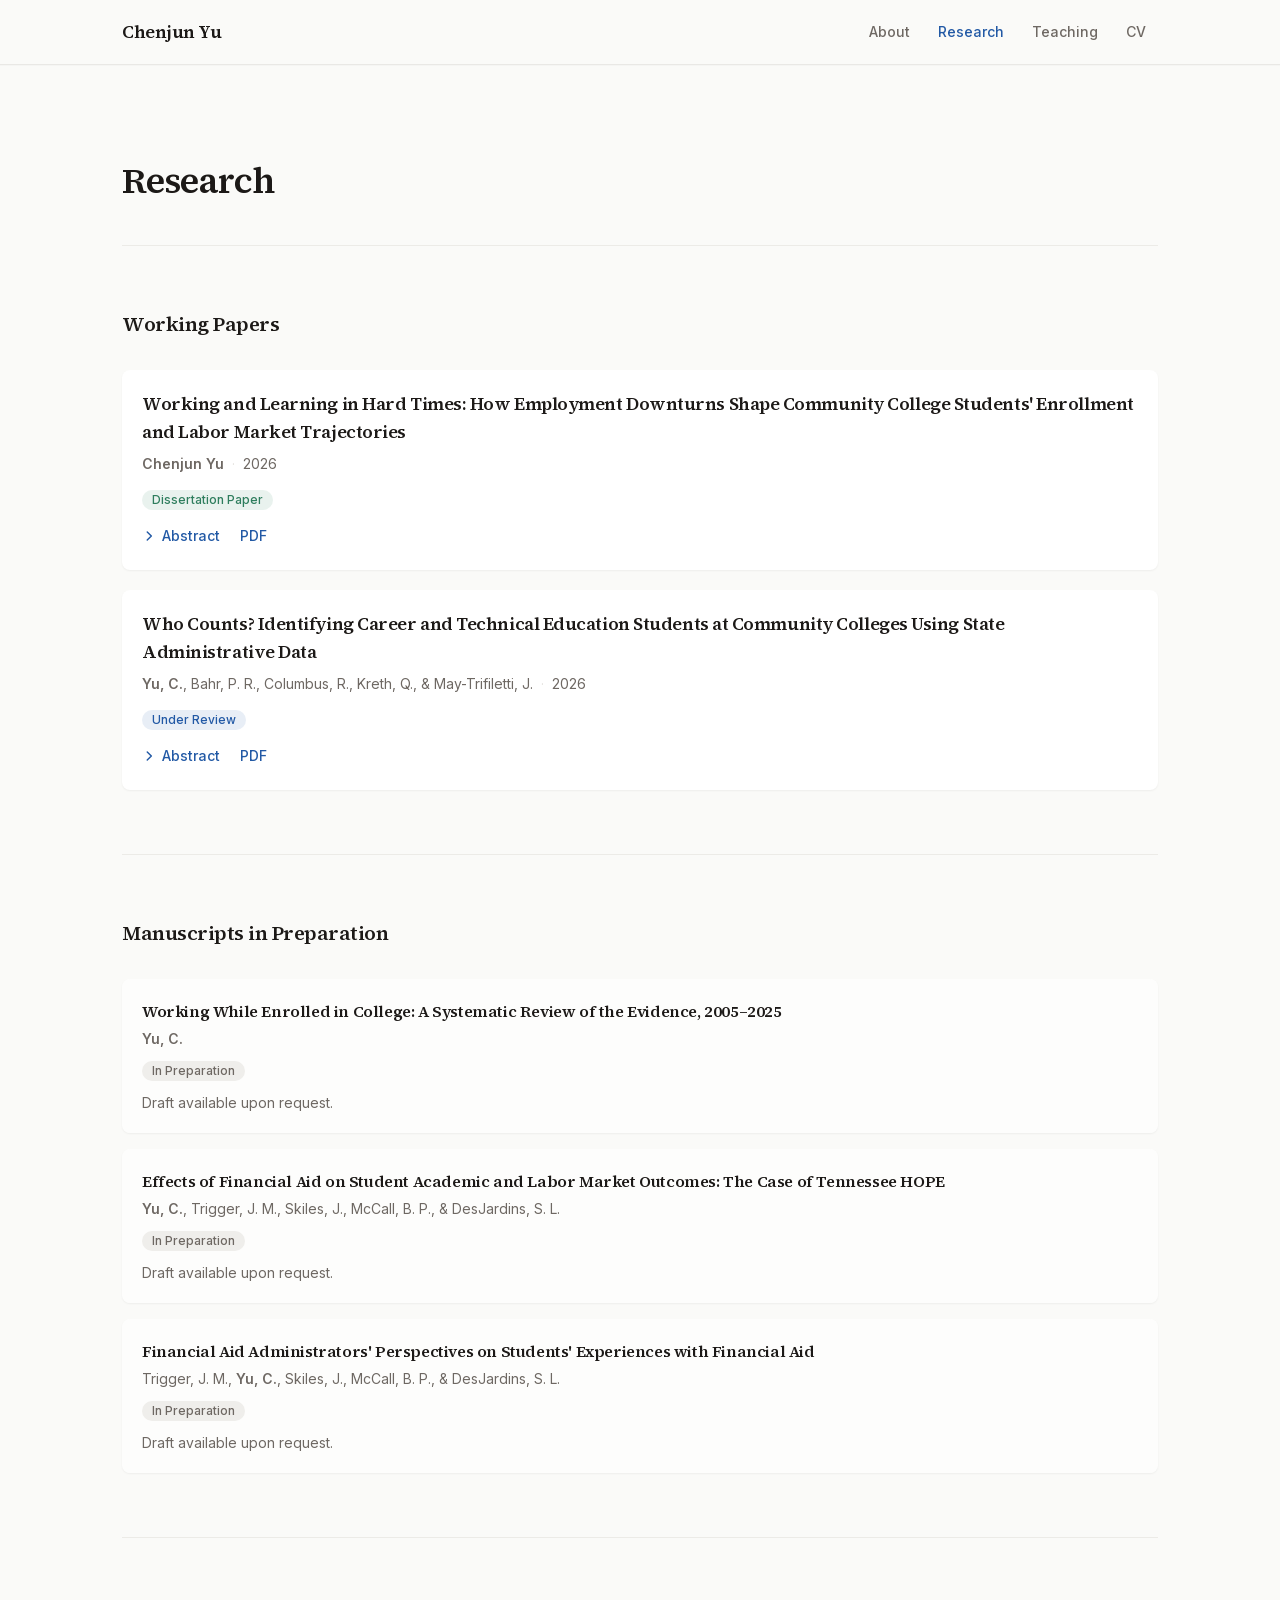
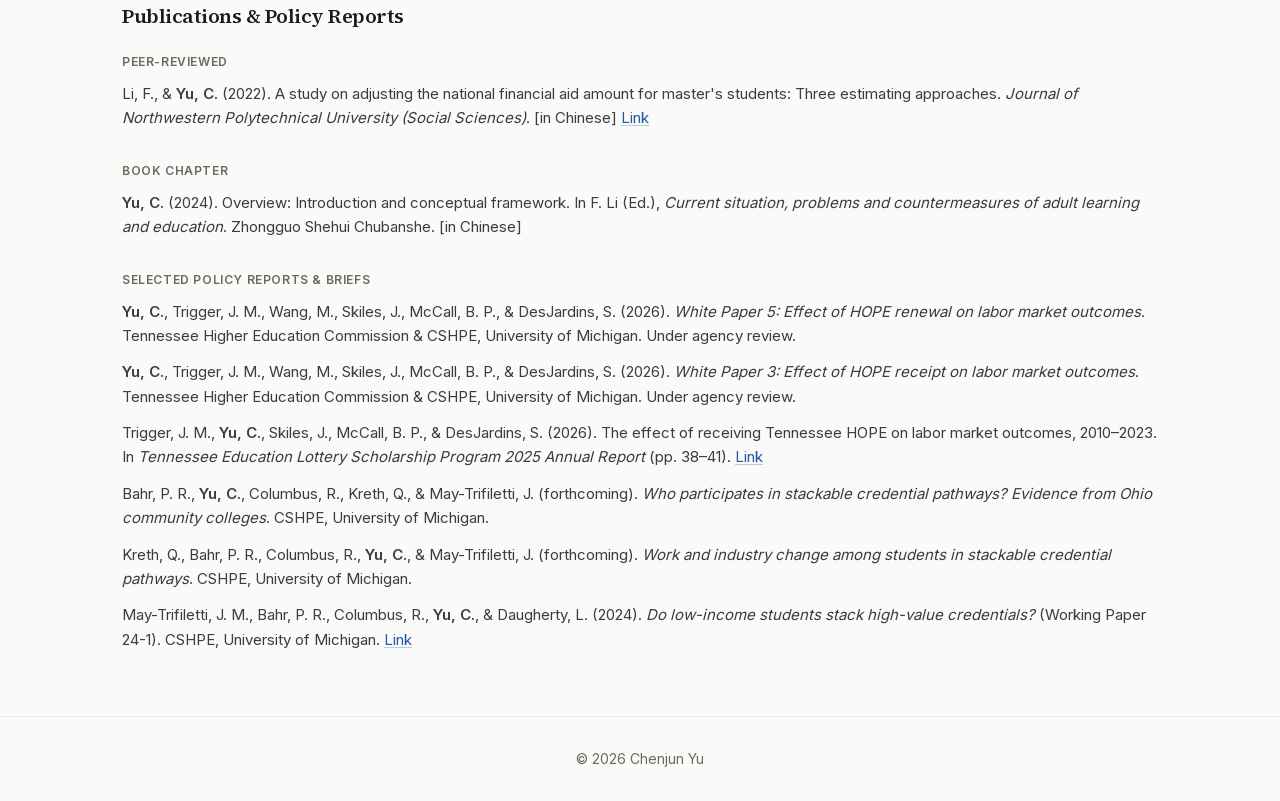
<file: research/index.html>
<!DOCTYPE html><html lang="en"><head><meta charSet="utf-8"/><meta name="viewport" content="width=device-width, initial-scale=1"/><link rel="preload" href="/_next/static/media/68d403cf9f2c68c5-s.p.012bmydply3go.woff2" as="font" crossorigin="" type="font/woff2"/><link rel="preload" href="/_next/static/media/83afe278b6a6bb3c-s.p.2bn3s6zvc0dyp.woff2" as="font" crossorigin="" type="font/woff2"/><link rel="stylesheet" href="/_next/static/chunks/2zbsvi6piu-y5.css" data-precedence="next"/><link rel="preload" as="script" fetchPriority="low" href="/_next/static/chunks/1u5zan5bs9a7v.js"/><script src="/_next/static/chunks/2k4ea2q1pj4ke.js" async=""></script><script src="/_next/static/chunks/3byuobrkyz9bj.js" async=""></script><script src="/_next/static/chunks/turbopack-0eht02ok7rj8m.js" async=""></script><script src="/_next/static/chunks/138cx6_acc12b.js" async="" crossorigin=""></script><script src="/_next/static/chunks/3qyu44dis3o0k.js" async="" crossorigin=""></script><meta name="theme-color" content="#fafaf8"/><title>Research | Chenjun Yu</title><meta name="description" content="Working papers, publications, and works in progress in higher education policy."/><meta property="og:title" content="Chenjun Yu — Education Policy Researcher"/><meta property="og:description" content="PhD candidate in Public Policy in Postsecondary Education at the University of Michigan."/><meta property="og:image" content="https://c-yu.page/og-image-cy.png"/><meta property="og:image:width" content="1200"/><meta property="og:image:height" content="630"/><meta property="og:type" content="website"/><meta name="twitter:card" content="summary_large_image"/><meta name="twitter:title" content="Chenjun Yu — Education Policy Researcher"/><meta name="twitter:description" content="PhD candidate in Public Policy in Postsecondary Education at the University of Michigan."/><meta name="twitter:image" content="https://c-yu.page/og-image-cy.png"/><meta name="twitter:image:width" content="1200"/><meta name="twitter:image:height" content="630"/><link rel="shortcut icon" href="/favicon-cy.svg"/><link rel="icon" href="/favicon-cy.svg"/><meta name="next-size-adjust" content=""/><script src="/_next/static/chunks/0cz1d0mv5g_q7.js" noModule=""></script></head><body class="source_serif_4_e3720b91-module__PHvr1q__variable inter_fd091ad6-module__giF-bG__variable font-sans antialiased"><div hidden=""><!--$--><!--/$--></div><nav class="sticky top-0 z-50 border-b border-border/70 bg-background shadow-[0_1px_0_rgba(0,0,0,0.02)]"><div class="mx-auto flex h-14 max-w-[1100px] items-center justify-between px-5 md:h-16 md:px-8"><a class="font-display text-lg font-semibold tracking-tight text-foreground transition-colors hover:text-primary" href="/">Chenjun Yu</a><div class="hidden items-center gap-1 md:flex"><a class="rounded-md px-3 py-1.5 text-sm font-medium transition-colors text-muted-foreground hover:text-foreground" href="/">About</a><a class="rounded-md px-3 py-1.5 text-sm font-medium transition-colors text-primary" href="/research/">Research</a><a class="rounded-md px-3 py-1.5 text-sm font-medium transition-colors text-muted-foreground hover:text-foreground" href="/teaching/">Teaching</a><a class="rounded-md px-3 py-1.5 text-sm font-medium transition-colors text-muted-foreground hover:text-foreground" href="/cv/">CV</a></div><button class="flex h-10 w-10 flex-col items-center justify-center gap-1.5 md:hidden" aria-label="Toggle menu" aria-expanded="false"><span class="block h-0.5 w-5 bg-foreground transition-all duration-300 "></span><span class="block h-0.5 w-5 bg-foreground transition-all duration-300 "></span></button></div></nav><main class="min-h-[calc(100vh-160px)]"><div class="mx-auto max-w-[1100px] px-5 md:px-8"><section class="pb-8 pt-10 md:pt-24"><h1 class="font-display text-3xl font-semibold tracking-tight text-foreground md:text-4xl">Research</h1><p class="mt-3 max-w-2xl text-[15px] leading-relaxed text-muted-foreground md:text-base"></p></section><section class="border-t border-border/60 py-10 md:py-16"><h2 class="font-display text-xl font-semibold tracking-tight text-foreground">Working Papers</h2><div class="mt-8 space-y-5"><div class="rounded-lg bg-white p-5 shadow-sm transition-shadow duration-300 hover:shadow-md"><h3 class="font-display text-base font-semibold leading-snug tracking-tight text-foreground sm:text-lg"><a href="/jmp" class="transition-colors hover:text-primary">Working and Learning in Hard Times: How Employment Downturns Shape Community College Students&#x27; Enrollment and Labor Market Trajectories</a></h3><div class="mt-2 flex flex-wrap items-center gap-x-2 gap-y-1 text-sm text-muted-foreground"><span><strong class="font-semibold">Chenjun Yu</strong></span><span class="text-border">·</span><span>2026</span></div><div class="mt-3"><span class="inline-flex items-center rounded-full px-2.5 py-0.5 text-xs font-medium bg-accent/10 text-accent">Dissertation Paper</span></div><div class="mt-3"><div class="w-full"><div class="flex flex-wrap items-center gap-x-5 gap-y-2"><button class="flex items-center gap-1.5 py-1 text-sm font-medium text-primary transition-colors hover:text-primary/80" aria-expanded="false"><svg class="h-3.5 w-3.5 shrink-0 transition-transform duration-300 " fill="none" viewBox="0 0 24 24" stroke="currentColor" stroke-width="2.5"><path stroke-linecap="round" stroke-linejoin="round" d="M9 5l7 7-7 7"></path></svg>Abstract</button><a href="/jmp/pdf" target="_blank" rel="noopener noreferrer" class="inline-flex items-center gap-1.5 text-sm font-medium text-primary transition-colors hover:text-primary/80">PDF</a></div><div class="overflow-hidden transition-all duration-300 ease-in-out" style="max-height:0px;opacity:0"><div class="pt-3 text-sm leading-relaxed text-muted-foreground">Community colleges enroll millions of low-income, working students who are uniquely exposed to local economic conditions. Despite evidence that aggregate CC enrollment is countercyclical, we lack causal evidence on how recessions affect students already enrolled. Using longitudinal administrative data from Minnesota (first-time CC enrollees, 2005-2012) linked to Unemployment Insurance wage records, this study employs a Bartik shift-share instrument embedded in a difference-in-differences design to identify the effects of local employment downturns on persistence, work behavior, and credential completion. Wild cluster bootstrap inference and Bonferroni correction address small cluster and multiple comparison concerns; event-study tests support parallel pre-trends. Preliminary results reveal substantial heterogeneity: recession exposure has no significant average effect, but Pell-eligible students and recently employed students persist more while full-time starters are significantly less likely to persist. Findings demonstrate how external economic shocks reshape trajectories for financially vulnerable, working learners.</div></div></div></div></div><div class="rounded-lg bg-white p-5 shadow-sm transition-shadow duration-300 hover:shadow-md"><h3 class="font-display text-base font-semibold leading-snug tracking-tight text-foreground sm:text-lg"><a href="/research/who-counts-cte" class="transition-colors hover:text-primary">Who Counts? Identifying Career and Technical Education Students at Community Colleges Using State Administrative Data</a></h3><div class="mt-2 flex flex-wrap items-center gap-x-2 gap-y-1 text-sm text-muted-foreground"><span><strong class="font-semibold">Yu, C.</strong>, Bahr, P. R., Columbus, R., Kreth, Q., &amp; May-Trifiletti, J.</span><span class="text-border">·</span><span>2026</span></div><div class="mt-3"><span class="inline-flex items-center rounded-full px-2.5 py-0.5 text-xs font-medium bg-primary/10 text-primary">Under Review</span></div><div class="mt-3"><div class="w-full"><div class="flex flex-wrap items-center gap-x-5 gap-y-2"><button class="flex items-center gap-1.5 py-1 text-sm font-medium text-primary transition-colors hover:text-primary/80" aria-expanded="false"><svg class="h-3.5 w-3.5 shrink-0 transition-transform duration-300 " fill="none" viewBox="0 0 24 24" stroke="currentColor" stroke-width="2.5"><path stroke-linecap="round" stroke-linejoin="round" d="M9 5l7 7-7 7"></path></svg>Abstract</button><a href="/research/who-counts-cte/pdf" target="_blank" rel="noopener noreferrer" class="inline-flex items-center gap-1.5 text-sm font-medium text-primary transition-colors hover:text-primary/80">PDF</a></div><div class="overflow-hidden transition-all duration-300 ease-in-out" style="max-height:0px;opacity:0"><div class="pt-3 text-sm leading-relaxed text-muted-foreground">Objective. Researchers use a range of operational definitions to identify career and technical education (CTE) students in administrative data, yet little is known about how these choices influence empirical findings. This study examines how differing identification approaches shape the observed prevalence, demographic characteristics, and academic and labor market outcomes of CTE students at community colleges. Methods. Using administrative records from the Ohio community college system for nearly 350,000 first-time community college students, we implemented multiple identification approaches based on stated preferences (e.g., declared major, career-focused educational intentions) and revealed preference definitions (e.g., number of CTE credits, share of credits in CTE fields). Results. Identification approaches markedly altered who was classified as a CTE student. Stated preference approaches identified larger groups of students who were younger, more likely to be female, and showed conventional positive earnings premia for credential completion. Revealed preference approaches yielded smaller, older cohorts with higher concentrations of CTE coursework. Within this group, the threshold rule mattered: under proportional credit thresholds, non-completing students exhibited higher observed earnings than completers five years after entry, whereas fixed credit thresholds produced more conventional positive earnings premiums for credential completion. Consequently, estimated CTE credential earnings premia varied across the approaches. Contributions. The findings demonstrate that seemingly routine operationalization decisions can substantially influence descriptive and earnings-based conclusions about CTE participation. We offer practical guidance for researchers and policymakers using administrative data and contribute to broader methodological debates about how measurement choices shape findings in postsecondary education research.</div></div></div></div></div></div></section><section class="border-t border-border/60 py-10 md:py-16"><h2 class="font-display text-xl font-semibold tracking-tight text-foreground">Manuscripts in Preparation</h2><div class="mt-8 space-y-4"><div class="rounded-lg bg-white/60 p-5 shadow-sm"><h3 class="font-display text-base font-semibold tracking-tight text-foreground">Working While Enrolled in College: A Systematic Review of the Evidence, 2005–2025</h3><p class="mt-1.5 text-sm text-muted-foreground"><strong class="font-semibold">Yu, C.</strong></p><div class="mt-2"><span class="inline-flex items-center rounded-full px-2.5 py-0.5 text-xs font-medium bg-secondary text-muted-foreground">In Preparation</span></div><p class="mt-3 text-sm text-muted-foreground">Draft available upon request.</p></div><div class="rounded-lg bg-white/60 p-5 shadow-sm"><h3 class="font-display text-base font-semibold tracking-tight text-foreground">Effects of Financial Aid on Student Academic and Labor Market Outcomes: The Case of Tennessee HOPE</h3><p class="mt-1.5 text-sm text-muted-foreground"><strong class="font-semibold">Yu, C.</strong>, Trigger, J. M., Skiles, J., McCall, B. P., &amp; DesJardins, S. L.</p><div class="mt-2"><span class="inline-flex items-center rounded-full px-2.5 py-0.5 text-xs font-medium bg-secondary text-muted-foreground">In Preparation</span></div><p class="mt-3 text-sm text-muted-foreground">Draft available upon request.</p></div><div class="rounded-lg bg-white/60 p-5 shadow-sm"><h3 class="font-display text-base font-semibold tracking-tight text-foreground">Financial Aid Administrators&#x27; Perspectives on Students&#x27; Experiences with Financial Aid</h3><p class="mt-1.5 text-sm text-muted-foreground">Trigger, J. M., <strong class="font-semibold">Yu, C.</strong>, Skiles, J., McCall, B. P., &amp; DesJardins, S. L.</p><div class="mt-2"><span class="inline-flex items-center rounded-full px-2.5 py-0.5 text-xs font-medium bg-secondary text-muted-foreground">In Preparation</span></div><p class="mt-3 text-sm text-muted-foreground">Draft available upon request.</p></div></div></section><section class="border-t border-border/60 py-10 md:py-16"><h2 class="font-display text-xl font-semibold tracking-tight text-foreground">Publications &amp; Policy Reports</h2><div class="mt-6 space-y-8"><div><h3 class="text-xs font-semibold uppercase tracking-wider text-muted-foreground">Peer-reviewed</h3><ul class="mt-3 space-y-3 text-[15px] leading-relaxed text-foreground/85"><li>Li, F., &amp; <strong class="font-semibold">Yu, C.</strong> (2022). A study on adjusting the national financial aid amount for master&#x27;s students: Three estimating approaches. <em>Journal of Northwestern Polytechnical University (Social Sciences)</em>. [in Chinese] <a href="https://doi.org/10.3969/j.issn.1009-2447.2022.01.007" target="_blank" rel="noopener noreferrer" class="text-primary underline decoration-primary/30 underline-offset-2 transition-colors hover:decoration-primary">Link</a></li></ul></div><div><h3 class="text-xs font-semibold uppercase tracking-wider text-muted-foreground">Book chapter</h3><ul class="mt-3 space-y-3 text-[15px] leading-relaxed text-foreground/85"><li><strong class="font-semibold">Yu, C.</strong> (2024). Overview: Introduction and conceptual framework. In F. Li (Ed.), <em>Current situation, problems and countermeasures of adult learning and education</em>. Zhongguo Shehui Chubanshe. [in Chinese]</li></ul></div><div><h3 class="text-xs font-semibold uppercase tracking-wider text-muted-foreground">Selected policy reports &amp; briefs</h3><ul class="mt-3 space-y-3 text-[15px] leading-relaxed text-foreground/85"><li><strong class="font-semibold">Yu, C.</strong>, Trigger, J. M., Wang, M., Skiles, J., McCall, B. P., &amp; DesJardins, S. (2026). <em>White Paper 5: Effect of HOPE renewal on labor market outcomes</em>. Tennessee Higher Education Commission &amp; CSHPE, University of Michigan. Under agency review.</li><li><strong class="font-semibold">Yu, C.</strong>, Trigger, J. M., Wang, M., Skiles, J., McCall, B. P., &amp; DesJardins, S. (2026). <em>White Paper 3: Effect of HOPE receipt on labor market outcomes</em>. Tennessee Higher Education Commission &amp; CSHPE, University of Michigan. Under agency review.</li><li>Trigger, J. M., <strong class="font-semibold">Yu, C.</strong>, Skiles, J., McCall, B. P., &amp; DesJardins, S. (2026). The effect of receiving Tennessee HOPE on labor market outcomes, 2010–2023. In <em>Tennessee Education Lottery Scholarship Program 2025 Annual Report</em> (pp. 38–41). <a href="https://www.tn.gov/content/dam/tn/thec/bureau/research/other-research/hope/TELS_Report_2025.pdf#page=39.05" target="_blank" rel="noopener noreferrer" class="text-primary underline decoration-primary/30 underline-offset-2 transition-colors hover:decoration-primary">Link</a></li><li>Bahr, P. R., <strong class="font-semibold">Yu, C.</strong>, Columbus, R., Kreth, Q., &amp; May-Trifiletti, J. (forthcoming). <em>Who participates in stackable credential pathways? Evidence from Ohio community colleges</em>. CSHPE, University of Michigan.</li><li>Kreth, Q., Bahr, P. R., Columbus, R., <strong class="font-semibold">Yu, C.</strong>, &amp; May-Trifiletti, J. (forthcoming). <em>Work and industry change among students in stackable credential pathways</em>. CSHPE, University of Michigan.</li><li>May-Trifiletti, J. M., Bahr, P. R., Columbus, R., <strong class="font-semibold">Yu, C.</strong>, &amp; Daugherty, L. (2024). <em>Do low-income students stack high-value credentials?</em> (Working Paper 24-1). CSHPE, University of Michigan. <a href="https://bit.ly/credential_stacking" target="_blank" rel="noopener noreferrer" class="text-primary underline decoration-primary/30 underline-offset-2 transition-colors hover:decoration-primary">Link</a></li></ul></div></div></section></div><!--$--><!--/$--></main><footer class="border-t border-border/60"><div class="mx-auto max-w-[1100px] px-5 py-8 text-center text-sm text-muted-foreground md:px-8"><p>© 2026 Chenjun Yu</p></div></footer><script src="/_next/static/chunks/1u5zan5bs9a7v.js" id="_R_" async=""></script><script>(self.__next_f=self.__next_f||[]).push([0])</script><script>self.__next_f.push([1,"1:\"$Sreact.fragment\"\n2:I[47401,[\"/_next/static/chunks/138cx6_acc12b.js\"],\"Nav\"]\n3:I[39756,[\"/_next/static/chunks/138cx6_acc12b.js\"],\"default\"]\n4:I[37457,[\"/_next/static/chunks/138cx6_acc12b.js\"],\"default\"]\n5:I[17333,[\"/_next/static/chunks/138cx6_acc12b.js\",\"/_next/static/chunks/3qyu44dis3o0k.js\"],\"AccordionItem\"]\ne:I[68027,[\"/_next/static/chunks/138cx6_acc12b.js\"],\"default\",1]\n:HL[\"/_next/static/chunks/2zbsvi6piu-y5.css\",\"style\"]\n:HL[\"/_next/static/media/68d403cf9f2c68c5-s.p.012bmydply3go.woff2\",\"font\",{\"crossOrigin\":\"\",\"type\":\"font/woff2\"}]\n:HL[\"/_next/static/media/83afe278b6a6bb3c-s.p.2bn3s6zvc0dyp.woff2\",\"font\",{\"crossOrigin\":\"\",\"type\":\"font/woff2\"}]\n6:T470,Community colleges enroll millions of low-income, working students who are uniquely exposed to local economic conditions. Despite evidence that aggregate CC enrollment is countercyclical, we lack causal evidence on how recessions affect students already enrolled. Using longitudinal administrative data from Minnesota (first-time CC enrollees, 2005-2012) linked to Unemployment Insurance wage records, this study employs a Bartik shift-share instrument embedded in a difference-in-differences design to identify the effects of local employment downturns on persistence, work behavior, and credential completion. Wild cluster bootstrap inference and Bonferroni correction address small cluster and multiple comparison concerns; event-study tests support parallel pre-trends. Preliminary results reveal substantial heterogeneity: recession exposure has no significant average effect, but Pell-eligible students and recently employed students persist more while full-time starters are significantly less likely to persist. Findings demonstrate how external economic shocks reshape trajectories for financially vulnerable, working learners.c:X\n0:{\"P\":null,\"c\":[\"\",\"research\",\"\"],\"q\":\"\",\"i\":false,\"f\":[[[\"\",{\"children\":[\"research\",{\"children\":[\"__PAGE__\",{},\"$undefined\",\"$undefined\",4608]},\"$undefined\",\"$undefined\",4608]},\"$undefined\",\"$undefined\",4624],[[\"$\",\"$1\",\"c\",{\"children\":[[[\"$\",\"link\",\"0\",{\"rel\":\"stylesheet\",\"href\":\"/_next/static/chunks/2zbsvi6piu-y5.css\",\"precedence\":\"next\",\"crossOrigin\":\"$undefined\",\"nonce\":\"$undefined\"}],[\"$\",\"script\",\"script-0\",{\"src\":\"/_next/static/chunks/138cx6_acc12b.js\",\"async\":true,\"nonce\":\"$undefined\"}]],[\"$\",\"html\",null,{\"lang\":\"en\",\"suppressHydrationWarning\":true,\"children\":[\"$\",\"body\",null,{\"className\":\"source_serif_4_e3720b91-module__PHvr1q__variable inter_fd091ad6-module__giF-bG__variable font-sans antialiased\",\"children\":[[\"$\",\"$L2\",null,{\"name\":\"Chenjun Yu\",\"links\":[{\"href\":\"/\",\"label\":\"About\"},{\"href\":\"/research\",\"label\":\"Research\"},{\"href\":\"/teaching\",\"label\":\"Teaching\"},{\"href\":\"/cv\",\"label\":\"CV\"}],\"homeLinked\":true}],[\"$\",\"main\",null,{\"className\":\"min-h-[calc(100vh-160px)]\",\"children\":[\"$\",\"$L3\",null,{\"parallelRouterKey\":\"children\",\"error\":\"$undefined\",\"errorStyles\":\"$undefined\",\"errorScripts\":\"$undefined\",\"template\":[\"$\",\"$L4\",null,{}],\"templateStyles\":\"$undefined\",\"templateScripts\":\"$undefined\",\"notFound\":[[\"$\",\"div\",null,{\"className\":\"mx-auto max-w-[700px] px-5 py-24 text-center md:py-32\",\"children\":[[\"$\",\"h1\",null,{\"className\":\"font-display text-3xl font-semibold tracking-tight text-foreground\",\"children\":\"Page not available\"}],[\"$\",\"p\",null,{\"className\":\"mt-3 text-[15px] text-muted-foreground\",\"children\":\"This page doesn't exist or isn't public yet.\"}]]}],[]],\"forbidden\":\"$undefined\",\"unauthorized\":\"$undefined\"}]}],[\"$\",\"footer\",null,{\"className\":\"border-t border-border/60\",\"children\":[\"$\",\"div\",null,{\"className\":\"mx-auto max-w-[1100px] px-5 py-8 text-center text-sm text-muted-foreground md:px-8\",\"children\":[\"$\",\"p\",null,{\"suppressHydrationWarning\":true,\"children\":\"© 2026 Chenjun Yu\"}]}]}]]}]}]]}],{\"children\":[[\"$\",\"$1\",\"c\",{\"children\":[null,[\"$\",\"$L3\",null,{\"parallelRouterKey\":\"children\",\"error\":\"$undefined\",\"errorStyles\":\"$undefined\",\"errorScripts\":\"$undefined\",\"template\":[\"$\",\"$L4\",null,{}],\"templateStyles\":\"$undefined\",\"templateScripts\":\"$undefined\",\"notFound\":\"$undefined\",\"forbidden\":\"$undefined\",\"unauthorized\":\"$undefined\"}]]}],{\"children\":[[\"$\",\"$1\",\"c\",{\"children\":[[null,[\"$\",\"div\",null,{\"className\":\"mx-auto max-w-[1100px] px-5 md:px-8\",\"children\":[[\"$\",\"section\",null,{\"className\":\"pb-8 pt-10 md:pt-24\",\"children\":[[\"$\",\"h1\",null,{\"className\":\"font-display text-3xl font-semibold tracking-tight text-foreground md:text-4xl\",\"children\":\"Research\"}],[\"$\",\"p\",null,{\"className\":\"mt-3 max-w-2xl text-[15px] leading-relaxed text-muted-foreground md:text-base\",\"children\":[[\"$\",\"$1\",\"0\",{\"children\":[false,[]]}]]}]]}],[\"$\",\"section\",null,{\"className\":\"border-t border-border/60 py-10 md:py-16\",\"children\":[[\"$\",\"h2\",null,{\"className\":\"font-display text-xl font-semibold tracking-tight text-foreground\",\"children\":\"Working Papers\"}],[\"$\",\"div\",null,{\"className\":\"mt-8 space-y-5\",\"children\":[[\"$\",\"div\",\"jmp\",{\"className\":\"rounded-lg bg-white p-5 shadow-sm transition-shadow duration-300 hover:shadow-md\",\"children\":[[\"$\",\"h3\",null,{\"className\":\"font-display text-base font-semibold leading-snug tracking-tight text-foreground sm:text-lg\",\"children\":[\"$\",\"a\",null,{\"href\":\"/jmp\",\"className\":\"transition-colors hover:text-primary\",\"children\":\"Working and Learning in Hard Times: How Employment Downturns Shape Community College Students' Enrollment and Labor Market Trajectories\"}]}],[\"$\",\"div\",null,{\"className\":\"mt-2 flex flex-wrap items-center gap-x-2 gap-y-1 text-sm text-muted-foreground\",\"children\":[[\"$\",\"span\",null,{\"children\":[[\"$\",\"$1\",\"0\",{\"children\":[false,[[\"$\",\"strong\",\"0-0\",{\"className\":\"font-semibold\",\"children\":\"Chenjun Yu\"}]]]}]]}],[[\"$\",\"span\",null,{\"className\":\"text-border\",\"children\":\"·\"}],[\"$\",\"span\",null,{\"children\":\"2026\"}]],null]}],[\"$\",\"div\",null,{\"className\":\"mt-3\",\"children\":[\"$\",\"span\",null,{\"className\":\"inline-flex items-center rounded-full px-2.5 py-0.5 text-xs font-medium bg-accent/10 text-accent\",\"children\":\"Dissertation Paper\"}]}],[\"$\",\"div\",null,{\"className\":\"mt-3\",\"children\":[\"$\",\"$L5\",null,{\"actions\":[[\"$\",\"a\",null,{\"href\":\"/jmp/pdf\",\"target\":\"_blank\",\"rel\":\"noopener noreferrer\",\"className\":\"inline-flex items-center gap-1.5 text-sm font-medium text-primary transition-colors hover:text-primary/80\",\"children\":\"PDF\"}],null],\"children\":[[\"$\",\"$1\",\"0\",{\"children\":[false,[\"$6\"]]}]]}]}]]}],\"$L7\"]}]]}],\"$L8\",\"$L9\"]}]],[\"$La\"],\"$Lb\"]}],{},null,false,null]},null,false,\"$c\"]},null,false,null],\"$Ld\",false]],\"m\":\"$undefined\",\"G\":[\"$e\",[\"$Lf\"]],\"S\":true,\"h\":null,\"r\":\"$undefined\",\"s\":\"$undefined\",\"a\":\"$undefined\",\"l\":\"$undefined\",\"p\":\"$undefined\",\"d\":\"$undefined\",\"b\":\"biZbRT_Yw8W8XwMW44Ies\"}\n14:I[97367,[\"/_next/static/chunks/138cx6_acc12b.js\"],\"OutletBoundary\"]\n15:\"$Sreact.suspense\"\n17:I[97367,[\"/_next/static/chunks/138cx6_acc12b.js\"],\"ViewportBoundary\"]\n19:I[97367,[\"/_next/static/chunks/138cx6_acc12b.js\"],\"MetadataBoundary\"]\n10:T7a9,Objective. Researchers use a range of operational definitions to identify career and technical education (CTE) students in administrative data, yet little is known about how these choices influence empirical findings. This study examines how differing identification approaches shape the observed prevalence, demographic characteristics, and academic and labor market outcomes of CTE students at community colleges. Methods. Using administrative records from the Ohio community college system for nearly 350,000 first-time community college students, we implemented multiple identification approaches based on stated preferences (e.g., declared major, career-focused educational intentions) and revealed preference definitions (e.g., number of CTE credits, share of credits in CTE fields). Results. Identification approaches markedly altered who was classified as a CTE student. Stated preference approaches identified larger groups of students who were younger, more likely to be female, and showed conventional positive earnings premia for credential completion. Revealed preference approaches yielded smaller, older cohorts with higher concentrations of CTE coursework. Within this group, the threshold rule mattered: under proportional credit thresholds, non-completing students exhibited higher observed earnings than completers five years after entry, whereas fixed credit thresholds produced more conventional positive earnings premiums for credential completion. Consequently, estimated CTE credential earnings premia varied across the approaches. Contributions. The findings demonstrate that seemingly routine operationalization decisions can substantially influence descriptive and earnings-based conclusions about CTE participation. We offer practical guidance for researchers and policymakers using administrative data and contribute to broader methodological debates about how measurement choices shape findings in postsecondary education research.7:[\"$\",\"div\",\"who-counts-cte\",{\"className\":\"rounded-lg bg-white p-5 shadow-sm transition-shadow duration-300 hover:shadow-md\",\"children\":[[\"$\",\"h3\",null,{\"className\":\"font-display text-base font-semibold leading-snug tracking-tight text-foreground sm:text-lg\",\"children\":[\"$\",\"a\",null,{\"href\":\"/research/who-counts-cte\",\"className\":\"transition-colors hover:text-primary\",\"children\":\"Who Counts? Identifying Career and Technical Education Students at Community Colleges Using State Administrative Data\"}]}],[\"$\",\"div\",null,{\"className\":\"mt-2 flex flex-wrap items-center gap-x-2 gap-y-1 text-sm text-muted-foreground\",\"children\":[[\"$\",\"span\",null,{\"children\":[[\"$\",\"$1\",\"0\",{\"children\":[false,[[\"$\",\"strong\",\"0-0\",{\"className\":\"font-semibold\",\"children\":\"Yu, C.\"}],\", Bahr, P. R., Columbus, R., Kreth, Q., \u0026 May-Trifiletti, J.\"]]}]]}],[[\"$\",\"span\",null,{\"className\":\"text-border\",\"children\":\"·\"}],[\"$\",\"span\",null,{\"children\":\"2026\"}]],null]}],[\"$\",\"div\",null,{\"className\":\"mt-3\",\"children\":[\"$\",\"span\",null,{\"className\":\"inline-flex items-center rounded-full px-2.5 py-0.5 text-xs font-medium bg-primary/10 text-primary\",\"children\":\"Under Review\"}]}],[\"$\",\"div\",null,{\"className\":\"mt-3\",\"children\":[\"$\",\"$L5\",null,{\"actions\":[[\"$\",\"a\",null,{\"href\":\"/research/who-counts-cte/pdf\",\"target\":\"_blank\",\"rel\":\"noopener noreferrer\",\"className\":\"inline-flex items-center gap-1.5 text-sm font-medium text-primary transition-colors hover:text-primary/80\",\"children\":\"PDF\"}],null],\"children\":[[\"$\",\"$1\",\"0\",{\"children\":[false,[\"$10\"]]}]]}]}]]}]\n8:[\"$\",\"section\",null,{\"className\":\"border-t border-border/60 py-10 md:py-16\",\"children\":[[\"$\",\"h2\",null,{\"className\":\"font-display text-xl font-semibold tracking-tight text-foreground\",\"children\":\"Manuscripts in Preparation\"}],[\"$\",\"div\",null,{\"className\":\"mt-8 space-y-4\",\"children\":[[\"$\",\"div\",\"Working While Enrolled in College: A Systematic Review of the Evidence, 2005–2025\",{\"className\":\"rounded-lg bg-white/60 p-5 shadow-sm\",\"children\":[[\"$\",\"h3\",null,{\"className\":\"font-display text-base font-semibold tracking-tight text-foreground\",\"children\":[[\"$\",\"$1\",\"0\",{\"children\":[false,[\"Working While Enrolled in College: A Systematic Review of the Evidence, 2005–2025\"]]}]]}],[\"$\",\"p\",null,{\"className\":\"mt-1.5 text-sm text-muted-foreground\",\"children\":[[\"$\",\"$1\",\"0\",{\"children\":[false,[[\"$\",\"strong\",\"0-0\",{\"className\":\"font-semibold\",\"children\":\"Yu, C.\"}]]]}]]}],[\"$\",\"div\",null,{\"className\":\"mt-2\",\"children\":[\"$\",\"span\",null,{\"className\":\"inline-flex items-center rounded-full px-2.5 py-0.5 text-xs font-medium bg-secondary text-muted-foreground\",\"children\":\"In Preparation\"}]}],[\"$\",\"p\",null,{\"className\":\"mt-3 text-sm text-muted-foreground\",\"children\":[[\"$\",\"$1\",\"0\",{\"children\":[false,[\"Draft available upon request.\"]]}]]}]]}],[\"$\",\"div\",\"Effects of Financial Aid on Student Academic and Labor Market Outcomes: The Case of Tennessee HOPE\",{\"className\":\"rounded-lg bg-white/60 p-5 shadow-sm\",\"children\":[[\"$\",\"h3\",null,{\"className\":\"font-display text-base font-semibold tracking-tight text-foreground\",\"children\":[[\"$\",\"$1\",\"0\",{\"children\":[false,[\"Effects of Financial Aid on Student Academic and Labor Market Outcomes: The Case of Tennessee HOPE\"]]}]]}],[\"$\",\"p\",null,{\"className\":\"mt-1.5 text-sm text-muted-foreground\",\"children\":[[\"$\",\"$1\",\"0\",{\"children\":[false,[[\"$\",\"strong\",\"0-0\",{\"className\":\"font-semibold\",\"children\":\"Yu, C.\"}],\", Trigger, J. M., Skiles, J., McCall, B. P., \u0026 DesJardins, S. L.\"]]}]]}],[\"$\",\"div\",null,{\"className\":\"mt-2\",\"children\":[\"$\",\"span\",null,{\"className\":\"inline-flex items-center rounded-full px-2.5 py-0.5 text-xs font-medium bg-secondary text-muted-foreground\",\"children\":\"In Preparation\"}]}],[\"$\",\"p\",null,{\"className\":\"mt-3 text-sm text-muted-foreground\",\"children\":[[\"$\",\"$1\",\"0\",{\"children\":[false,[\"Draft available upon request.\"]]}]]}]]}],[\"$\",\"div\",\"Financial Aid Administrators' Perspectives on Students' Experiences with Financial Aid\",{\"className\":\"rounded-lg bg-white/60 p-5 shadow-sm\",\"children\":[[\"$\",\"h3\",null,{\"className\":\"font-display text-base font-semibold tracking-tight text-foreground\",\"children\":[[\"$\",\"$1\",\"0\",{\"children\":[false,[\"Financial Aid Administrators' Perspectives on Students' Experiences with Financial Aid\"]]}]]}],[\"$\",\"p\",null,{\"className\":\"mt-1.5 text-sm text-muted-foreground\",\"children\":[[\"$\",\"$1\",\"0\",{\"children\":[false,[\"Trigger, J. M., \",[\"$\",\"strong\",\"0-16\",{\"className\":\"font-semibold\",\"children\":\"Yu, C.\"}],\", Skiles, J., McCall, B. P., \u0026 DesJardins, S. L.\"]]}]]}],[\"$\",\"div\",null,{\"className\":\"mt-2\",\"children\":[\"$\",\"span\",null,{\"className\":\"inline-flex items-center rounded-full px-2.5 py-0.5 text-xs font-medium bg-secondary text-muted-foreground\",\"children\":\"In Preparation\"}]}],[\"$\",\"p\",null,{\"className\":\"mt-3 text-sm text-muted-foreground\",\"children\":[[\"$\",\"$1\",\"0\",{\"children\":[false,[\"Draft available upon request.\"]]}]]}]]}]]}]]}]\n9:[\"$\",\"section\",null,{\"className\":\"border-t border-border/60 py-10 md:py-16\",\"children\":[[\"$\",\"h2\",null,{\"className\":\"font-display text-xl font-semibold tracking-tight text-foreground\",\"children\":\"Publications \u0026 Policy Reports\"}],[\"$\",\"div\",null,{\"className\":\"mt-6 space-y-8\",\"children\":[[\"$\",\"div\",\"Peer-reviewed\",{\"children\":[[\"$\",\"h3\",null,{\"className\":\"text-xs font-semibold uppercase tracking-wider text-muted-foreground\",\"children\":\"Peer-reviewed\"}],[\"$\",\"ul\",null,{\"className\":\"mt-3 space-y-3 text-[15px] leading-relaxed text-foreground/85\",\"children\":[[\"$\",\"li\",\"0\",{\"children\":[[\"$\",\"$1\",\"0\",{\"children\":[false,[\"Li, F., \u0026 \",[\"$\",\"strong\",\"0-10\",{\"className\":\"font-semibold\",\"children\":\"Yu, C.\"}],\" (2022). A study on adjusting the national financial aid amount for master's students: Three estimating approaches. \",[\"$\",\"em\",\"0-136\",{\"children\":\"Journal of Northwestern Polytechnical University (Social Sciences)\"}],\". [in Chinese] \",[\"$\",\"a\",\"0-219\",{\"href\":\"https://doi.org/10.3969/j.issn.1009-2447.2022.01.007\",\"target\":\"_blank\",\"rel\":\"noopener noreferrer\",\"className\":\"text-primary underline decoration-primary/30 underline-offset-2 transition-colors hover:decoration-primary\",\"children\":\"Link\"}]]]}]]}]]}]]}],[\"$\",\"div\",\"Book chapter\",{\"children\":[[\"$\",\"h3\",null,{\"className\":\"text-xs font-semibold uppercase tracking-wider text-muted-foreground\",\"children\":\"Book chapter\"}],[\"$\",\"ul\",null,{\"className\":\"mt-3 space-y-3 text-[15px] leading-relaxed text-foreground/85\",\"children\":[[\"$\",\"li\",\"0\",{\"children\":[[\"$\",\"$1\",\"0\",{\"children\":[false,[[\"$\",\"strong\",\"0-0\",{\"className\":\"font-semibold\",\"children\":\"Yu, C.\"}],\" (2024). Overview: Introduction and conceptual framework. In F. Li (Ed.), \",[\"$\",\"em\",\"0-84\",{\"children\":\"Current situation, problems and countermeasures of adult learning and education\"}],\". Zhongguo Shehui Chubanshe. [in Chinese]\"]]}]]}]]}]]}],[\"$\",\"div\",\"Selected policy reports \u0026 briefs\",{\"children\":[[\"$\",\"h3\",null,{\"className\":\"text-xs font-semibold uppercase tracking-wider text-muted-foreground\",\"children\":\"Selected policy reports \u0026 briefs\"}],[\"$\",\"ul\",null,{\"className\":\"mt-3 space-y-3 text-[15px] leading-relaxed text-foreground/85\",\"children\":[[\"$\",\"li\",\"0\",{\"children\":[[\"$\",\"$1\",\"0\",{\"children\":[false,[[\"$\",\"strong\",\"0-0\",{\"className\":\"font-semibold\",\"children\":\"Yu, C.\"}],\", Trigger, J. M., Wang, M., Skiles, J., McCall, B. P., \u0026 DesJardins, S. (2026). \",[\"$\",\"em\",\"0-90\",{\"children\":\"White Paper 5: Effect of HOPE renewal on labor market outcomes\"}],\". Tennessee Higher Education Commission \u0026 CSHPE, University of Michigan. Under agency review.\"]]}]]}],[\"$\",\"li\",\"1\",{\"children\":[[\"$\",\"$1\",\"0\",{\"children\":[false,[[\"$\",\"strong\",\"0-0\",{\"className\":\"font-semibold\",\"children\":\"Yu, C.\"}],\", Trigger, J. M., Wang, M., Skiles, J., McCall, B. P., \u0026 DesJardins, S. (2026). \",[\"$\",\"em\",\"0-90\",{\"children\":\"White Paper 3: Effect of HOPE receipt on labor market outcomes\"}],\". Tennessee Higher Education Commission \u0026 CSHPE, University of Michigan. Under agency review.\"]]}]]}],[\"$\",\"li\",\"2\",{\"children\":[[\"$\",\"$1\",\"0\",{\"children\":[false,[\"Trigger, J. M., \",[\"$\",\"strong\",\"0-16\",{\"className\":\"font-semibold\",\"children\":\"Yu, C.\"}],\", Skiles, J., McCall, B. P., \u0026 DesJardins, S. (2026). The effect of receiving Tennessee HOPE on labor market outcomes, 2010–2023. In \",[\"$\",\"em\",\"0-159\",{\"children\":\"Tennessee Education Lottery Scholarship Program 2025 Annual Report\"}],\" (pp. 38–41). \",[\"$\",\"a\",\"0-241\",{\"href\":\"https://www.tn.gov/content/dam/tn/thec/bureau/research/other-research/hope/TELS_Report_2025.pdf#page=39.05\",\"target\":\"_blank\",\"rel\":\"noopener noreferrer\",\"className\":\"text-primary underline decoration-primary/30 underline-offset-2 transition-colors hover:decoration-primary\",\"children\":\"Link\"}]]]}]]}],[\"$\",\"li\",\"3\",{\"children\":[[\"$\",\"$1\",\"0\",{\"children\":[false,[\"Bahr, P. R., \",[\"$\",\"strong\",\"0-13\",{\"className\":\"font-semibold\",\"children\":\"Yu, C.\"}],\", Columbus, R., Kreth, Q., \u0026 May-Trifiletti, J. (forthcoming). \",\"$L11\",\". CSHPE, University of Michigan.\"]]}]]}],\"$L12\",\"$L13\"]}]]}]]}]]}]\na:[\"$\",\"script\",\"script-0\",{\"src\":\"/_next/static/chunks/3qyu44dis3o0k.js\",\"async\":true,\"nonce\":\"$undefined\"}]\nb:[\"$\",\"$L14\",null,{\"children\":[\"$\",\"$15\",null,{\"name\":\"Next.MetadataOutlet\",\"children\":\"$@16\"}]}]\nd:[\"$\",\"$1\",\"h\",{\"children\":[null,[\"$\",\"$L17\",null,{\"children\":\"$L18\"}],[\"$\",\"div\",null,{\"hidden\":true,\"children\":[\"$\",\"$L19\",null,{\"children\":[\"$\",\"$15\",null,{\"name\":\"Next.Metadata\",\"children\":\"$L1a\"}]}]}],[\"$\",\"meta\",null,{\"name\":\"next-size-adjust\",\"content\":\"\"}]]}]\nf:[\"$\",\"link\",\"0\",{\"rel\":\"stylesheet\",\"href\":\"/_next/static/chunks/2zbsvi6piu-y5.css\",\"precedence\":\"next\",\"crossOrigin\":\"$undefined\",\"nonce\":\"$undefined\"}]\nc:C\n11:[\"$\",\"em\",\"0-86\",{\"children\":\"Who participates in stackable credential pathways? Evidence from Ohio community colleges\"}]\n12:[\"$\",\"li\",\"4\",{\"children\":[[\"$\",\"$1\",\"0\",{\"children\":[false,[\"Kreth, Q., Bahr, P. R., Columbus, R., \",[\"$\",\"strong\",\"0-38\",{\"className\":\"font-semibold\",\"children\":\"Yu, C.\"}],\", \u0026 May-Trifiletti, J. (forthcoming). \",[\"$\",\"em\",\"0-86\",{\"children\":\"Work and industry change among students in stackable credential pathways\"}],\". CSHPE, University of Michigan.\"]]}]]}]\n13:[\"$\",\"li\",\"5\",{\"children\":[[\"$\",\"$1\",\"0\",{\"children\":[false,[\"May-Trifiletti, J. M., Bahr, P. R., Columbus, R., \",[\"$\",\"strong\",\"0-50\",{\"className\":\"font-semibold\",\"children\":\"Yu, C.\"}],\", \u0026 Daugherty, L. (2024). \",[\"$\",\"em\",\"0-86\",{\"children\":\"Do low-income students stack high-value credentials?\"}],\" (Working Paper 24-1). CSHPE, University of Michigan. \",[\"$\",\"a\",\"0-194\",{\"href\":\"https://bit.ly/credential_stacking\",\"target\":\"_blank\",\"rel\":\"noopener noreferrer\",\"className\":\"text-primary underline decoration-primary/30 underline-offset-2 transition-colors hover:decoration-primary\",\"children\":\"Link\"}]]]}]]}]\n18:[[\"$\",\"meta\",\"0\",{\"charSet\":\"utf-8\"}],[\"$\",\"meta\",\"1\",{\"name\":\"viewport\",\"content\":\"width=device-width, initial-scale=1\"}],[\"$\",\"meta\",\"2\",{\"name\":\"theme-color\",\"content\":\"#fafaf8\"}]]\n1b:I[27201,[\"/_next/static/chunks/138cx6_acc12b.js\"],\"IconMark\"]\n16:null\n1a:[[\"$\",\"title\",\"0\",{\"children\":\"Research | Chenjun Yu\"}],[\"$\",\"meta\",\"1\",{\"name\":\"description\",\"content\":\"Working papers, publications, and works in progress in higher education policy.\"}],[\"$\",\"meta\",\"2\",{\"property\":\"og:title\",\"content\":\"Chenjun Yu — Education Policy Researcher\"}],[\"$\",\"meta\",\"3\",{\"property\":\"og:description\",\"content\":\"PhD candidate in Public Policy in Postsecondary Education at the University of Michigan.\"}],[\"$\",\"meta\",\"4\",{\"property\":\"og:image\",\"content\":\"https://c-yu.page/og-image-cy.png\"}],[\"$\",\"meta\",\"5\",{\"property\":\"og:image:width\",\"content\":\"1200\"}],[\"$\",\"meta\",\"6\",{\"property\":\"og:image:height\",\"content\":\"630\"}],[\"$\",\"meta\",\"7\",{\"property\":\"og:type\",\"content\":\"website\"}],[\"$\",\"meta\",\"8\",{\"name\":\"twitter:card\",\"content\":\"summary_large_image\"}],[\"$\",\"meta\",\"9\",{\"name\":\"twitter:title\",\"content\":\"Chenjun Yu — Education Policy Researcher\"}],[\"$\",\"meta\",\"10\",{\"name\":\"twitter:description\",\"content\":\"PhD candidate in Public Policy in Postsecondary Education at the University of Michigan.\"}],[\"$\",\"meta\",\"11\",{\"name\":\"twitter:image\",\"content\":\"https://c-yu.page/og-image-cy.png\"}],[\"$\",\"meta\",\"12\",{\"name\":\"twitter:image:width\",\"content\":\"1200\"}],[\"$\",\"meta\",\"13\",{\"name\":\"twitter:image:height\",\"content\":\"630\"}],[\"$\",\"link\",\"14\",{\"rel\":\"shortcut icon\",\"href\":\"/favicon-cy.svg\"}],[\"$\",\"link\",\"15\",{\"rel\":\"icon\",\"href\":\"/favicon-cy.svg\"}],[\"$\",\"$L1b\",\"16\",{}]]\n"])</script></body></html>
</file>
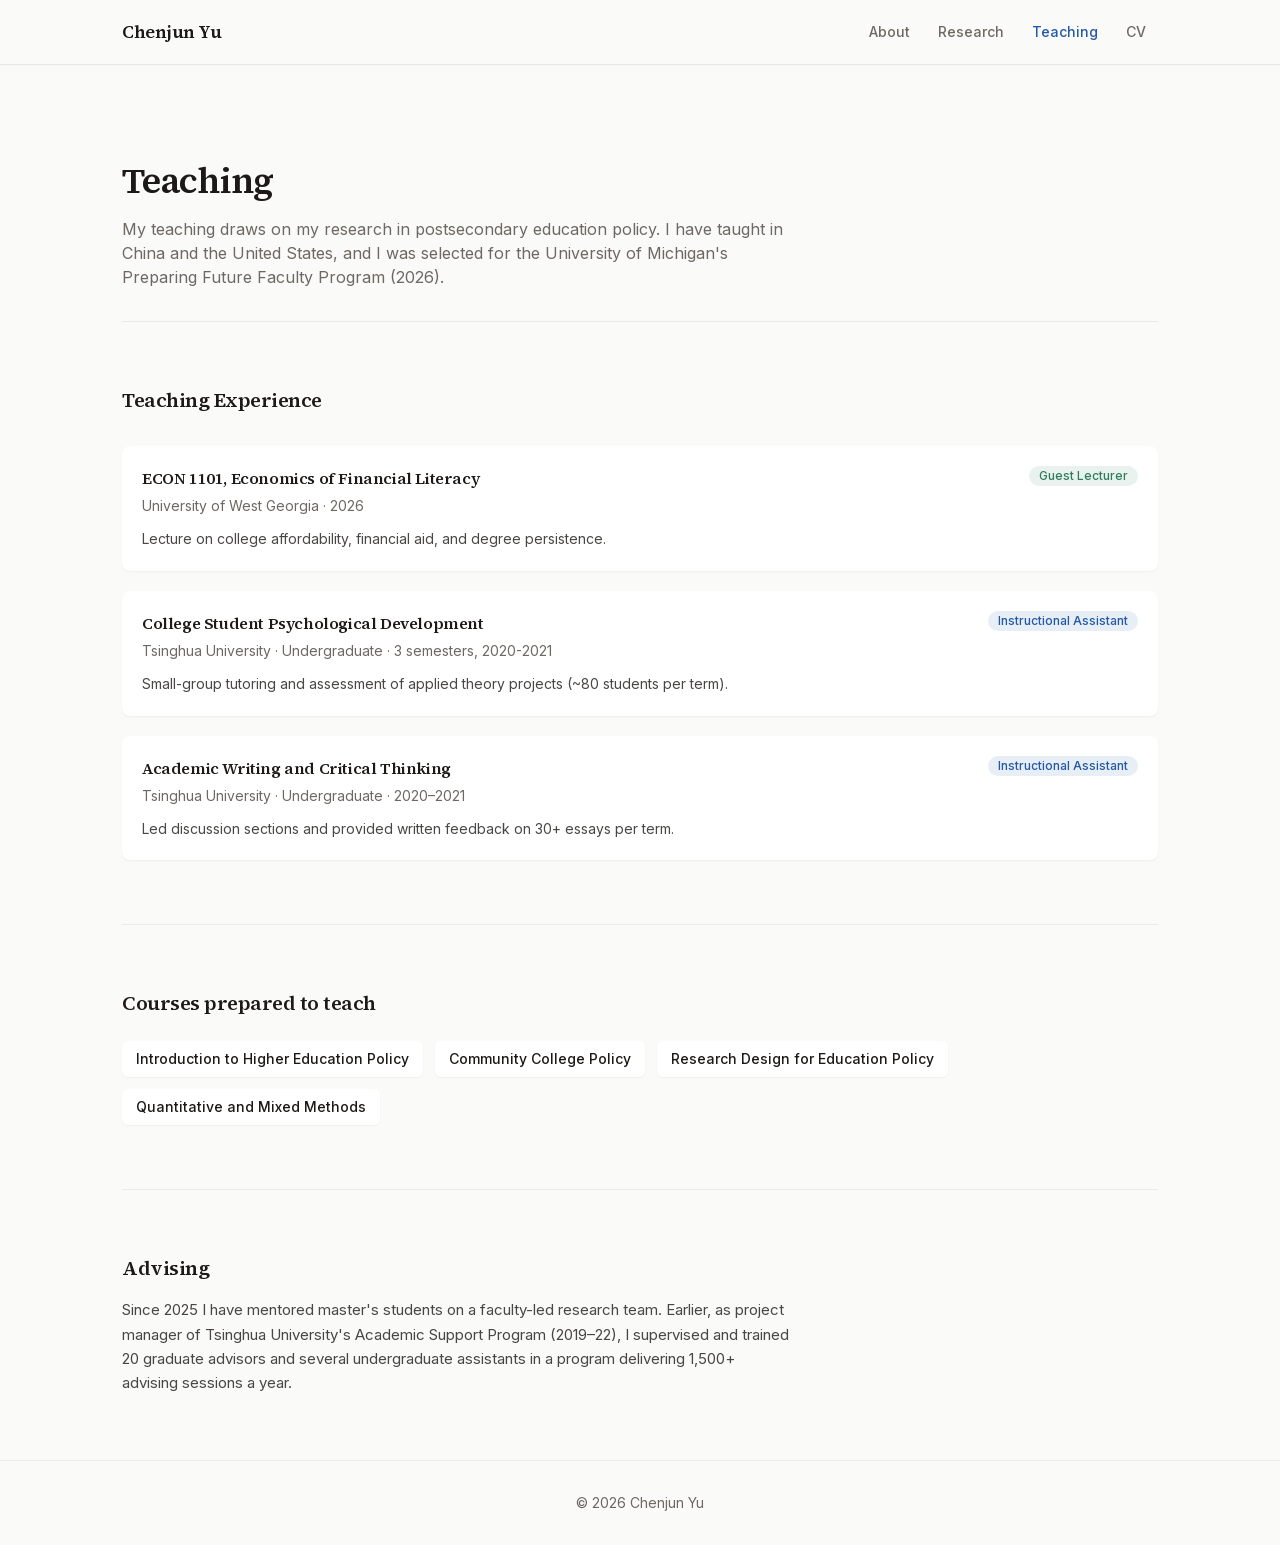
<file: teaching/index.html>
<!DOCTYPE html><html lang="en"><head><meta charSet="utf-8"/><meta name="viewport" content="width=device-width, initial-scale=1"/><link rel="preload" href="/_next/static/media/68d403cf9f2c68c5-s.p.012bmydply3go.woff2" as="font" crossorigin="" type="font/woff2"/><link rel="preload" href="/_next/static/media/83afe278b6a6bb3c-s.p.2bn3s6zvc0dyp.woff2" as="font" crossorigin="" type="font/woff2"/><link rel="stylesheet" href="/_next/static/chunks/2zbsvi6piu-y5.css" data-precedence="next"/><link rel="preload" as="script" fetchPriority="low" href="/_next/static/chunks/1u5zan5bs9a7v.js"/><script src="/_next/static/chunks/2k4ea2q1pj4ke.js" async=""></script><script src="/_next/static/chunks/3byuobrkyz9bj.js" async=""></script><script src="/_next/static/chunks/turbopack-0eht02ok7rj8m.js" async=""></script><script src="/_next/static/chunks/138cx6_acc12b.js" async="" crossorigin=""></script><meta name="theme-color" content="#fafaf8"/><title>Teaching | Chenjun Yu</title><meta name="description" content="Teaching experience and philosophy in higher education policy."/><meta property="og:title" content="Chenjun Yu — Education Policy Researcher"/><meta property="og:description" content="PhD candidate in Public Policy in Postsecondary Education at the University of Michigan."/><meta property="og:image" content="https://c-yu.page/og-image-cy.png"/><meta property="og:image:width" content="1200"/><meta property="og:image:height" content="630"/><meta property="og:type" content="website"/><meta name="twitter:card" content="summary_large_image"/><meta name="twitter:title" content="Chenjun Yu — Education Policy Researcher"/><meta name="twitter:description" content="PhD candidate in Public Policy in Postsecondary Education at the University of Michigan."/><meta name="twitter:image" content="https://c-yu.page/og-image-cy.png"/><meta name="twitter:image:width" content="1200"/><meta name="twitter:image:height" content="630"/><link rel="shortcut icon" href="/favicon-cy.svg"/><link rel="icon" href="/favicon-cy.svg"/><meta name="next-size-adjust" content=""/><script src="/_next/static/chunks/0cz1d0mv5g_q7.js" noModule=""></script></head><body class="source_serif_4_e3720b91-module__PHvr1q__variable inter_fd091ad6-module__giF-bG__variable font-sans antialiased"><div hidden=""><!--$--><!--/$--></div><nav class="sticky top-0 z-50 border-b border-border/70 bg-background shadow-[0_1px_0_rgba(0,0,0,0.02)]"><div class="mx-auto flex h-14 max-w-[1100px] items-center justify-between px-5 md:h-16 md:px-8"><a class="font-display text-lg font-semibold tracking-tight text-foreground transition-colors hover:text-primary" href="/">Chenjun Yu</a><div class="hidden items-center gap-1 md:flex"><a class="rounded-md px-3 py-1.5 text-sm font-medium transition-colors text-muted-foreground hover:text-foreground" href="/">About</a><a class="rounded-md px-3 py-1.5 text-sm font-medium transition-colors text-muted-foreground hover:text-foreground" href="/research/">Research</a><a class="rounded-md px-3 py-1.5 text-sm font-medium transition-colors text-primary" href="/teaching/">Teaching</a><a class="rounded-md px-3 py-1.5 text-sm font-medium transition-colors text-muted-foreground hover:text-foreground" href="/cv/">CV</a></div><button class="flex h-10 w-10 flex-col items-center justify-center gap-1.5 md:hidden" aria-label="Toggle menu" aria-expanded="false"><span class="block h-0.5 w-5 bg-foreground transition-all duration-300 "></span><span class="block h-0.5 w-5 bg-foreground transition-all duration-300 "></span></button></div></nav><main class="min-h-[calc(100vh-160px)]"><div class="mx-auto max-w-[1100px] px-5 md:px-8"><section class="pb-8 pt-10 md:pt-24"><h1 class="font-display text-3xl font-semibold tracking-tight text-foreground md:text-4xl">Teaching</h1><p class="mt-4 max-w-2xl text-[15px] leading-relaxed text-muted-foreground md:text-base">My teaching draws on my research in postsecondary education policy. I have taught in China and the United States, and I was selected for the University of Michigan&#x27;s Preparing Future Faculty Program (2026).</p></section><section class="border-t border-border/60 py-10 md:py-16"><h2 class="font-display text-xl font-semibold tracking-tight text-foreground">Teaching Experience</h2><div class="mt-8 space-y-5"><div class="rounded-lg bg-white p-5 shadow-sm"><div class="flex flex-wrap items-start justify-between gap-2"><h3 class="font-display text-base font-semibold tracking-tight text-foreground">ECON 1101, Economics of Financial Literacy</h3><span class="inline-flex items-center rounded-full px-2.5 py-0.5 text-xs font-medium bg-accent/10 text-accent">Guest Lecturer</span></div><p class="mt-1.5 text-sm text-muted-foreground">University of West Georgia · 2026</p><p class="mt-3 text-sm leading-relaxed text-foreground/80">Lecture on college affordability, financial aid, and degree persistence.</p></div><div class="rounded-lg bg-white p-5 shadow-sm"><div class="flex flex-wrap items-start justify-between gap-2"><h3 class="font-display text-base font-semibold tracking-tight text-foreground">College Student Psychological Development</h3><span class="inline-flex items-center rounded-full px-2.5 py-0.5 text-xs font-medium bg-primary/10 text-primary">Instructional Assistant</span></div><p class="mt-1.5 text-sm text-muted-foreground">Tsinghua University · Undergraduate · 3 semesters, 2020-2021</p><p class="mt-3 text-sm leading-relaxed text-foreground/80">Small-group tutoring and assessment of applied theory projects (~80 students per term).</p></div><div class="rounded-lg bg-white p-5 shadow-sm"><div class="flex flex-wrap items-start justify-between gap-2"><h3 class="font-display text-base font-semibold tracking-tight text-foreground">Academic Writing and Critical Thinking</h3><span class="inline-flex items-center rounded-full px-2.5 py-0.5 text-xs font-medium bg-primary/10 text-primary">Instructional Assistant</span></div><p class="mt-1.5 text-sm text-muted-foreground">Tsinghua University · Undergraduate · 2020–2021</p><p class="mt-3 text-sm leading-relaxed text-foreground/80">Led discussion sections and provided written feedback on 30+ essays per term.</p></div></div></section><section class="border-t border-border/60 py-10 md:py-16"><h2 class="font-display text-xl font-semibold tracking-tight text-foreground">Courses prepared to teach</h2><div class="mt-6 flex flex-wrap gap-2.5 md:gap-3"><span class="inline-flex items-center rounded-md bg-white px-3.5 py-2 text-sm font-medium text-foreground shadow-sm">Introduction to Higher Education Policy</span><span class="inline-flex items-center rounded-md bg-white px-3.5 py-2 text-sm font-medium text-foreground shadow-sm">Community College Policy</span><span class="inline-flex items-center rounded-md bg-white px-3.5 py-2 text-sm font-medium text-foreground shadow-sm">Research Design for Education Policy</span><span class="inline-flex items-center rounded-md bg-white px-3.5 py-2 text-sm font-medium text-foreground shadow-sm">Quantitative and Mixed Methods</span></div></section><section class="border-t border-border/60 py-10 md:py-16"><h2 class="font-display text-xl font-semibold tracking-tight text-foreground">Advising</h2><p class="mt-4 max-w-2xl text-[15px] leading-relaxed text-foreground/80">Since 2025 I have mentored master&#x27;s students on a faculty-led research team. Earlier, as project manager of Tsinghua University&#x27;s Academic Support Program (2019–22), I supervised and trained 20 graduate advisors and several undergraduate assistants in a program delivering 1,500+ advising sessions a year.</p></section></div><!--$--><!--/$--></main><footer class="border-t border-border/60"><div class="mx-auto max-w-[1100px] px-5 py-8 text-center text-sm text-muted-foreground md:px-8"><p>© 2026 Chenjun Yu</p></div></footer><script src="/_next/static/chunks/1u5zan5bs9a7v.js" id="_R_" async=""></script><script>(self.__next_f=self.__next_f||[]).push([0])</script><script>self.__next_f.push([1,"1:\"$Sreact.fragment\"\n2:I[47401,[\"/_next/static/chunks/138cx6_acc12b.js\"],\"Nav\"]\n3:I[39756,[\"/_next/static/chunks/138cx6_acc12b.js\"],\"default\"]\n4:I[37457,[\"/_next/static/chunks/138cx6_acc12b.js\"],\"default\"]\ne:I[68027,[\"/_next/static/chunks/138cx6_acc12b.js\"],\"default\",1]\n:HL[\"/_next/static/chunks/2zbsvi6piu-y5.css\",\"style\"]\n:HL[\"/_next/static/media/68d403cf9f2c68c5-s.p.012bmydply3go.woff2\",\"font\",{\"crossOrigin\":\"\",\"type\":\"font/woff2\"}]\n:HL[\"/_next/static/media/83afe278b6a6bb3c-s.p.2bn3s6zvc0dyp.woff2\",\"font\",{\"crossOrigin\":\"\",\"type\":\"font/woff2\"}]\nc:X\n0:{\"P\":null,\"c\":[\"\",\"teaching\",\"\"],\"q\":\"\",\"i\":false,\"f\":[[[\"\",{\"children\":[\"teaching\",{\"children\":[\"__PAGE__\",{},\"$undefined\",\"$undefined\",4608]},\"$undefined\",\"$undefined\",4608]},\"$undefined\",\"$undefined\",4624],[[\"$\",\"$1\",\"c\",{\"children\":[[[\"$\",\"link\",\"0\",{\"rel\":\"stylesheet\",\"href\":\"/_next/static/chunks/2zbsvi6piu-y5.css\",\"precedence\":\"next\",\"crossOrigin\":\"$undefined\",\"nonce\":\"$undefined\"}],[\"$\",\"script\",\"script-0\",{\"src\":\"/_next/static/chunks/138cx6_acc12b.js\",\"async\":true,\"nonce\":\"$undefined\"}]],[\"$\",\"html\",null,{\"lang\":\"en\",\"suppressHydrationWarning\":true,\"children\":[\"$\",\"body\",null,{\"className\":\"source_serif_4_e3720b91-module__PHvr1q__variable inter_fd091ad6-module__giF-bG__variable font-sans antialiased\",\"children\":[[\"$\",\"$L2\",null,{\"name\":\"Chenjun Yu\",\"links\":[{\"href\":\"/\",\"label\":\"About\"},{\"href\":\"/research\",\"label\":\"Research\"},{\"href\":\"/teaching\",\"label\":\"Teaching\"},{\"href\":\"/cv\",\"label\":\"CV\"}],\"homeLinked\":true}],[\"$\",\"main\",null,{\"className\":\"min-h-[calc(100vh-160px)]\",\"children\":[\"$\",\"$L3\",null,{\"parallelRouterKey\":\"children\",\"error\":\"$undefined\",\"errorStyles\":\"$undefined\",\"errorScripts\":\"$undefined\",\"template\":[\"$\",\"$L4\",null,{}],\"templateStyles\":\"$undefined\",\"templateScripts\":\"$undefined\",\"notFound\":[[\"$\",\"div\",null,{\"className\":\"mx-auto max-w-[700px] px-5 py-24 text-center md:py-32\",\"children\":[[\"$\",\"h1\",null,{\"className\":\"font-display text-3xl font-semibold tracking-tight text-foreground\",\"children\":\"Page not available\"}],[\"$\",\"p\",null,{\"className\":\"mt-3 text-[15px] text-muted-foreground\",\"children\":\"This page doesn't exist or isn't public yet.\"}]]}],[]],\"forbidden\":\"$undefined\",\"unauthorized\":\"$undefined\"}]}],[\"$\",\"footer\",null,{\"className\":\"border-t border-border/60\",\"children\":[\"$\",\"div\",null,{\"className\":\"mx-auto max-w-[1100px] px-5 py-8 text-center text-sm text-muted-foreground md:px-8\",\"children\":[\"$\",\"p\",null,{\"suppressHydrationWarning\":true,\"children\":\"© 2026 Chenjun Yu\"}]}]}]]}]}]]}],{\"children\":[[\"$\",\"$1\",\"c\",{\"children\":[null,[\"$\",\"$L3\",null,{\"parallelRouterKey\":\"children\",\"error\":\"$undefined\",\"errorStyles\":\"$undefined\",\"errorScripts\":\"$undefined\",\"template\":[\"$\",\"$L4\",null,{}],\"templateStyles\":\"$undefined\",\"templateScripts\":\"$undefined\",\"notFound\":\"$undefined\",\"forbidden\":\"$undefined\",\"unauthorized\":\"$undefined\"}]]}],{\"children\":[[\"$\",\"$1\",\"c\",{\"children\":[[null,[\"$\",\"div\",null,{\"className\":\"mx-auto max-w-[1100px] px-5 md:px-8\",\"children\":[[\"$\",\"section\",null,{\"className\":\"pb-8 pt-10 md:pt-24\",\"children\":[[\"$\",\"h1\",null,{\"className\":\"font-display text-3xl font-semibold tracking-tight text-foreground md:text-4xl\",\"children\":\"Teaching\"}],[\"$\",\"p\",null,{\"className\":\"mt-4 max-w-2xl text-[15px] leading-relaxed text-muted-foreground md:text-base\",\"children\":[[\"$\",\"$1\",\"0\",{\"children\":[false,[\"My teaching draws on my research in postsecondary education policy. I have taught in China and the United States, and I was selected for the University of Michigan's Preparing Future Faculty Program (2026).\"]]}]]}]]}],[\"$\",\"section\",null,{\"className\":\"border-t border-border/60 py-10 md:py-16\",\"children\":[[\"$\",\"h2\",null,{\"className\":\"font-display text-xl font-semibold tracking-tight text-foreground\",\"children\":\"Teaching Experience\"}],[\"$\",\"div\",null,{\"className\":\"mt-8 space-y-5\",\"children\":[[\"$\",\"div\",\"ECON 1101, Economics of Financial Literacy\",{\"className\":\"rounded-lg bg-white p-5 shadow-sm\",\"children\":[[\"$\",\"div\",null,{\"className\":\"flex flex-wrap items-start justify-between gap-2\",\"children\":[[\"$\",\"h3\",null,{\"className\":\"font-display text-base font-semibold tracking-tight text-foreground\",\"children\":[[\"$\",\"$1\",\"0\",{\"children\":[false,[\"ECON 1101, Economics of Financial Literacy\"]]}]]}],[\"$\",\"span\",null,{\"className\":\"inline-flex items-center rounded-full px-2.5 py-0.5 text-xs font-medium bg-accent/10 text-accent\",\"children\":\"Guest Lecturer\"}]]}],[\"$\",\"p\",null,{\"className\":\"mt-1.5 text-sm text-muted-foreground\",\"children\":[[\"$\",\"$1\",\"0\",{\"children\":[false,[\"University of West Georgia · 2026\"]]}]]}],[\"$\",\"p\",null,{\"className\":\"mt-3 text-sm leading-relaxed text-foreground/80\",\"children\":[[\"$\",\"$1\",\"0\",{\"children\":[false,[\"Lecture on college affordability, financial aid, and degree persistence.\"]]}]]}]]}],[\"$\",\"div\",\"College Student Psychological Development\",{\"className\":\"rounded-lg bg-white p-5 shadow-sm\",\"children\":[[\"$\",\"div\",null,{\"className\":\"flex flex-wrap items-start justify-between gap-2\",\"children\":[[\"$\",\"h3\",null,{\"className\":\"font-display text-base font-semibold tracking-tight text-foreground\",\"children\":[[\"$\",\"$1\",\"0\",{\"children\":[false,[\"College Student Psychological Development\"]]}]]}],\"$L5\"]}],\"$L6\",\"$L7\"]}],\"$L8\"]}]]}],\"$L9\",\"$La\"]}]],null,\"$Lb\"]}],{},null,false,null]},null,false,\"$c\"]},null,false,null],\"$Ld\",false]],\"m\":\"$undefined\",\"G\":[\"$e\",[\"$Lf\"]],\"S\":true,\"h\":null,\"r\":\"$undefined\",\"s\":\"$undefined\",\"a\":\"$undefined\",\"l\":\"$undefined\",\"p\":\"$undefined\",\"d\":\"$undefined\",\"b\":\"biZbRT_Yw8W8XwMW44Ies\"}\n10:I[97367,[\"/_next/static/chunks/138cx6_acc12b.js\"],\"OutletBoundary\"]\n11:\"$Sreact.suspense\"\n13:I[97367,[\"/_next/static/chunks/138cx6_acc12b.js\"],\"ViewportBoundary\"]\n15:I[97367,[\"/_next/static/chunks/138cx6_acc12b.js\"],\"MetadataBoundary\"]\n5:[\"$\",\"span\",null,{\"className\":\"inline-flex items-center rounded-full px-2.5 py-0.5 text-xs font-medium bg-primary/10 text-primary\",\"children\":\"Instructional Assistant\"}]\n6:[\"$\",\"p\",null,{\"className\":\"mt-1.5 text-sm text-muted-foreground\",\"children\":[[\"$\",\"$1\",\"0\",{\"children\":[false,[\"Tsinghua University · Undergraduate · 3 semesters, 2020-2021\"]]}]]}]\n7:[\"$\",\"p\",null,{\"className\":\"mt-3 text-sm leading-relaxed text-foreground/80\",\"children\":[[\"$\",\"$1\",\"0\",{\"children\":[false,[\"Small-group tutoring and assessment of applied theory projects (~80 students per term).\"]]}]]}]\n8:[\"$\",\"div\",\"Academic Writing and Critical Thinking\",{\"className\":\"rounded-lg bg-white p-5 shadow-sm\",\"children\":[[\"$\",\"div\",null,{\"className\":\"flex flex-wrap items-start justify-between gap-2\",\"children\":[[\"$\",\"h3\",null,{\"className\":\"font-display text-base font-semibold tracking-tight text-foreground\",\"children\":[[\"$\",\"$1\",\"0\",{\"children\":[false,[\"Academic Writing and Critical Thinking\"]]}]]}],[\"$\",\"span\",null,{\"className\":\"inline-flex items-center rounded-full px-2.5 py-0.5 text-xs font-medium bg-primary/10 text-primary\",\"children\":\"Instructional Assistant\"}]]}],[\"$\",\"p\",null,{\"className\":\"mt-1.5 text-sm text-muted-foreground\",\"children\":[[\"$\",\"$1\",\"0\",{\"children\":[false,[\"Tsinghua University · Undergraduate · 2020–2021\"]]}]]}],[\"$\",\"p\",null,{\"className\":\"mt-3 text-sm leading-relaxed text-foreground/80\",\"children\":[[\"$\",\"$1\",\"0\",{\"children\":[false,[\"Led discussion sections and provided written feedback on 30+ essays per term.\"]]}]]}]]}]\n9:[\"$\",\"section\",null,{\"className\":\"border-t border-border/60 py-10 md:py-16\",\"children\":[[\"$\",\"h2\",null,{\"className\":\"font-display text-xl font-semibold tracking-tight text-foreground\",\"children\":\"Courses prepared to teach\"}],[\"$\",\"div\",null,{\"className\":\"mt-6 flex flex-wrap gap-2.5 md:gap-3\",\"children\":[[\"$\",\"span\",\"Introduction to Higher Education Policy\",{\"className\":\"inline-flex items-center rounded-md bg-white px-3.5 py-2 text-sm font-medium text-foreground shadow-sm\",\"children\":[[\"$\",\"$1\",\"0\",{\"children\":[false,[\"Introduction to Higher Education Policy\"]]}]]}],[\"$\",\"span\",\"Community College Policy\",{\"className\":\"inline-flex items-center rounded-md bg-white px-3.5 py-2 text-sm font-medium text-foreground shadow-sm\",\"children\":[[\"$\",\"$1\",\"0\",{\"children\":[false,[\"Community College Policy\"]]}]]}],[\"$\",\"span\",\"Research Design for Education Policy\",{\"className\":\"inline-flex items-center rounded-md bg-white px-3.5 py-2 text-sm font-medium text-foreground shadow-sm\",\"children\":[[\"$\",\"$1\",\"0\",{\"children\":[false,[\"Research Design for Education Policy\"]]}]]}],[\"$\",\"span\",\"Quantitative and Mixed Methods\",{\"className\":\"inline-flex items-center rounded-md bg-white px-3.5 py-2 text-sm font-medium text-foreground shadow-sm\",\"children\":[[\"$\",\"$1\",\"0\",{\"children\":[false,[\"Quantitative and Mixed Methods\"]]}]]}]]}]]}]\na:[\"$\",\"section\",null,{\"className\":\"border-t border-border/60 py-10 md:py-16\",\"children\":[[\"$\",\"h2\",null,{\"className\":\"font-display text-xl font-semibold tracking-tight text-foreground\",\"children\":\"Advising\"}],[\"$\",\"p\",null,{\"className\":\"mt-4 max-w-2xl text-[15px] leading-relaxed text-foreground/80\",\"children\":[[\"$\",\"$1\",\"0\",{\"children\":[false,[\"Since 2025 I have mentored master's students on a faculty-led research team. Earlier, as project manager of Tsinghua University's Academic Support Program (2019–22), I supervised and trained 20 graduate advisors and several undergraduate assistants in a program delivering 1,500+ advising sessions a year.\"]]}]]}]]}]\nb:[\"$\",\"$L10\",null,{\"children\":[\"$\",\"$11\",null,{\"name\":\"Next.MetadataOutlet\",\"children\":\"$@12\"}]}]\nd:[\"$\",\"$1\",\"h\",{\"children\":[null,[\"$\",\"$L13\",null,{\"children\":\"$L14\"}],[\"$\",\"div\",null,{\"hidden\":true,\"children\":[\"$\",\"$L15\",null,{\"children\":[\"$\",\"$11\",null,{\"name\":\"Next.Metadata\",\"children\":\"$L16\"}]}]}],[\"$\",\"meta\",null,{\"name\":\"next-size-adjust\",\"content\":\"\"}]]}]\nf:[\"$\",\"link\",\"0\",{\"rel\":\"stylesheet\",\"href\":\"/_next/static/chunks/2zbsvi6piu-y5.css\",\"precedence\":\"next\",\"crossOrigin\":\"$undefined\",\"nonce\":\"$undefined\"}]\nc:C\n14:[[\"$\",\"meta\",\"0\",{\"charSet\":\"utf-8\"}],[\"$\",\"meta\",\"1\",{\"name\":\"viewport\",\"content\":\"width=device-width, initial-scale=1\"}],[\"$\",\"meta\",\"2\",{\"name\":\"theme-color\",\"content\":\"#fafaf8\"}]]\n17:I[27201,[\"/_next/static/chunks/138cx6_acc12b.js\"],\"IconMark\"]\n12:null\n16:[[\"$\",\"title\",\"0\",{\"children\":\"Teaching | Chenjun Yu\"}],[\"$\",\"meta\",\"1\",{\"name\":\"description\",\"content\":\"Teaching experience and philosophy in higher education policy.\"}],[\"$\",\"meta\",\"2\",{\"property\":\"og:title\",\"content\":\"Chenjun Yu — Education Policy Researcher\"}],[\"$\",\"meta\",\"3\",{\"property\":\"og:description\",\"content\":\"PhD candidate in Public Policy in Postsecondary Education at the University of Michigan.\"}],[\"$\",\"meta\",\"4\",{\"property\":\"og:image\",\"content\":\"https://c-yu.page/og-image-cy.png\"}],[\"$\",\"meta\",\"5\",{\"property\":\"og:image:width\",\"content\":\"1200\"}],[\"$\",\"meta\",\"6\",{\"property\":\"og:image:height\",\"content\":\"630\"}],[\"$\",\"meta\",\"7\",{\"property\":\"og:type\",\"content\":\"website\"}],[\"$\",\"meta\",\"8\",{\"name\":\"twitter:card\",\"content\":\"summary_large_image\"}],[\"$\",\"meta\",\"9\",{\"name\":\"twitter:title\",\"content\":\"Chenjun Yu — Education Policy Researcher\"}],[\"$\",\"meta\",\"10\",{\"name\":\"twitter:description\",\"content\":\"PhD candidate in Public Policy in Postsecondary Education at the University of Michigan.\"}],[\"$\",\"meta\",\"11\",{\"name\":\"twitter:image\",\"content\":\"https://c-yu.page/og-image-cy.png\"}],[\"$\",\"meta\",\"12\",{\"name\":\"twitter:image:width\",\"content\":\"1200\"}],[\"$\",\"meta\",\"13\",{\"name\":\"twitter:image:height\",\"content\":\"630\"}],[\"$\",\"link\",\"14\",{\"rel\":\"shortcut icon\",\"href\":\"/favicon-cy.svg\"}],[\"$\",\"link\",\"15\",{\"rel\":\"icon\",\"href\":\"/favicon-cy.svg\"}],[\"$\",\"$L17\",\"16\",{}]]\n"])</script></body></html>
</file>
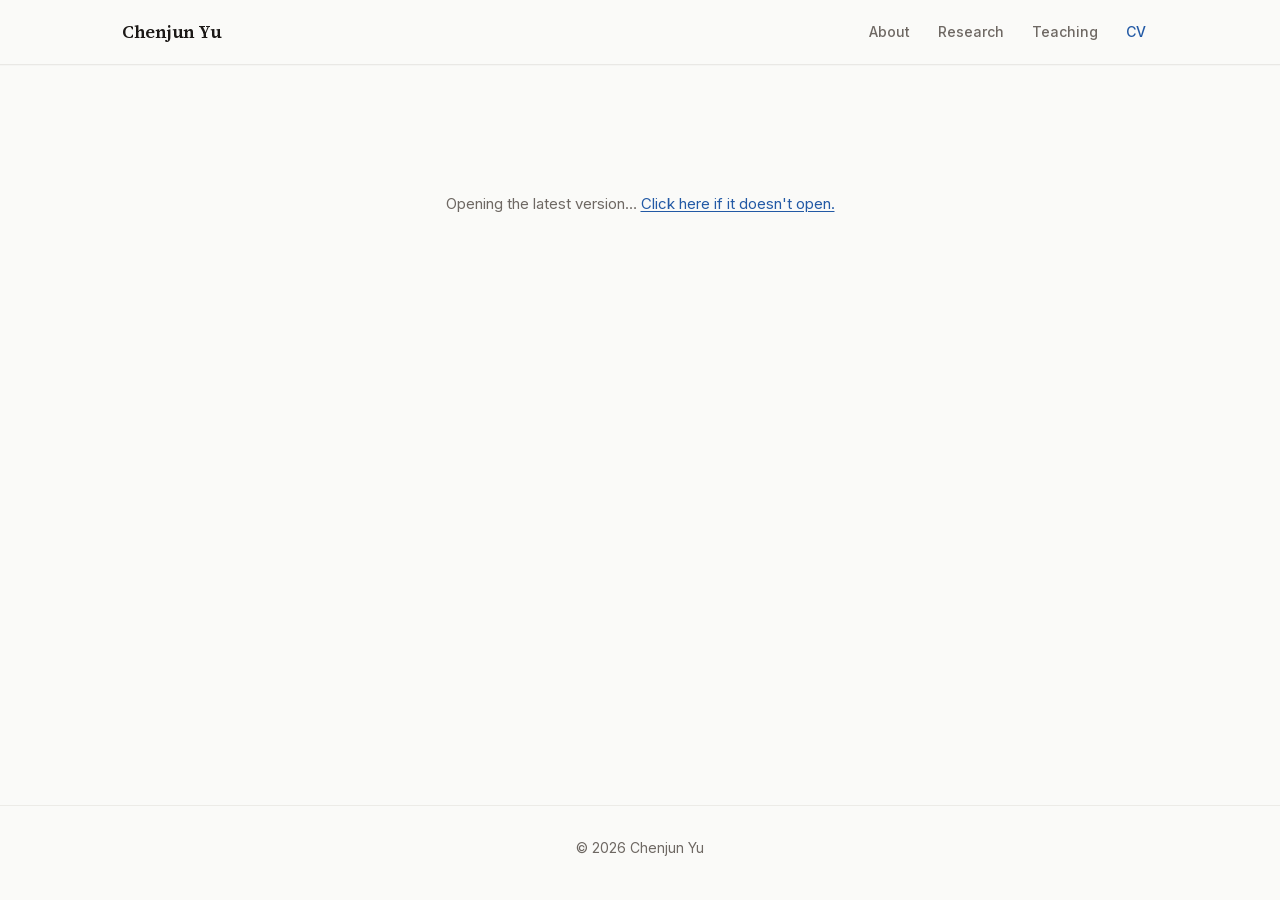
<file: cv/pdf/index.html>
<!DOCTYPE html><html lang="en"><head><meta charSet="utf-8"/><meta name="viewport" content="width=device-width, initial-scale=1"/><link rel="preload" href="/_next/static/media/68d403cf9f2c68c5-s.p.012bmydply3go.woff2" as="font" crossorigin="" type="font/woff2"/><link rel="preload" href="/_next/static/media/83afe278b6a6bb3c-s.p.2bn3s6zvc0dyp.woff2" as="font" crossorigin="" type="font/woff2"/><link rel="stylesheet" href="/_next/static/chunks/2zbsvi6piu-y5.css" data-precedence="next"/><link rel="preload" as="script" fetchPriority="low" href="/_next/static/chunks/1u5zan5bs9a7v.js"/><script src="/_next/static/chunks/2k4ea2q1pj4ke.js" async=""></script><script src="/_next/static/chunks/3byuobrkyz9bj.js" async=""></script><script src="/_next/static/chunks/turbopack-0eht02ok7rj8m.js" async=""></script><script src="/_next/static/chunks/138cx6_acc12b.js" async="" crossorigin=""></script><meta name="theme-color" content="#fafaf8"/><title>CV | Chenjun Yu</title><meta name="description" content="PhD candidate in Public Policy in Postsecondary Education at the University of Michigan. Research on community colleges, career and technical education, financial aid, and economic mobility."/><meta name="robots" content="noindex, nofollow"/><meta property="og:title" content="Chenjun Yu — Education Policy Researcher"/><meta property="og:description" content="PhD candidate in Public Policy in Postsecondary Education at the University of Michigan."/><meta property="og:image" content="https://c-yu.page/og-image-cy.png"/><meta property="og:image:width" content="1200"/><meta property="og:image:height" content="630"/><meta property="og:type" content="website"/><meta name="twitter:card" content="summary_large_image"/><meta name="twitter:title" content="Chenjun Yu — Education Policy Researcher"/><meta name="twitter:description" content="PhD candidate in Public Policy in Postsecondary Education at the University of Michigan."/><meta name="twitter:image" content="https://c-yu.page/og-image-cy.png"/><meta name="twitter:image:width" content="1200"/><meta name="twitter:image:height" content="630"/><link rel="shortcut icon" href="/favicon-cy.svg"/><link rel="icon" href="/favicon-cy.svg"/><meta name="next-size-adjust" content=""/><meta http-equiv="refresh" content="0; url=/files/Yu_CV.pdf"/><script src="/_next/static/chunks/0cz1d0mv5g_q7.js" noModule=""></script></head><body class="source_serif_4_e3720b91-module__PHvr1q__variable inter_fd091ad6-module__giF-bG__variable font-sans antialiased"><div hidden=""><!--$--><!--/$--></div><nav class="sticky top-0 z-50 border-b border-border/70 bg-background shadow-[0_1px_0_rgba(0,0,0,0.02)]"><div class="mx-auto flex h-14 max-w-[1100px] items-center justify-between px-5 md:h-16 md:px-8"><a class="font-display text-lg font-semibold tracking-tight text-foreground transition-colors hover:text-primary" href="/">Chenjun Yu</a><div class="hidden items-center gap-1 md:flex"><a class="rounded-md px-3 py-1.5 text-sm font-medium transition-colors text-muted-foreground hover:text-foreground" href="/">About</a><a class="rounded-md px-3 py-1.5 text-sm font-medium transition-colors text-muted-foreground hover:text-foreground" href="/research/">Research</a><a class="rounded-md px-3 py-1.5 text-sm font-medium transition-colors text-muted-foreground hover:text-foreground" href="/teaching/">Teaching</a><a class="rounded-md px-3 py-1.5 text-sm font-medium transition-colors text-primary" href="/cv/">CV</a></div><button class="flex h-10 w-10 flex-col items-center justify-center gap-1.5 md:hidden" aria-label="Toggle menu" aria-expanded="false"><span class="block h-0.5 w-5 bg-foreground transition-all duration-300 "></span><span class="block h-0.5 w-5 bg-foreground transition-all duration-300 "></span></button></div></nav><main class="min-h-[calc(100vh-160px)]"><div class="mx-auto max-w-[700px] px-5 py-24 text-center md:py-32"><p class="text-[15px] text-muted-foreground">Opening the latest version…<!-- --> <a href="/files/Yu_CV.pdf" class="text-primary underline underline-offset-2">Click here if it doesn&#x27;t open.</a></p></div><!--$--><!--/$--></main><footer class="border-t border-border/60"><div class="mx-auto max-w-[1100px] px-5 py-8 text-center text-sm text-muted-foreground md:px-8"><p>© 2026 Chenjun Yu</p></div></footer><script src="/_next/static/chunks/1u5zan5bs9a7v.js" id="_R_" async=""></script><script>(self.__next_f=self.__next_f||[]).push([0])</script><script>self.__next_f.push([1,"1:\"$Sreact.fragment\"\n2:I[47401,[\"/_next/static/chunks/138cx6_acc12b.js\"],\"Nav\"]\n3:I[39756,[\"/_next/static/chunks/138cx6_acc12b.js\"],\"default\"]\n4:I[37457,[\"/_next/static/chunks/138cx6_acc12b.js\"],\"default\"]\n5:I[97367,[\"/_next/static/chunks/138cx6_acc12b.js\"],\"OutletBoundary\"]\n6:\"$Sreact.suspense\"\n9:I[97367,[\"/_next/static/chunks/138cx6_acc12b.js\"],\"ViewportBoundary\"]\nb:I[97367,[\"/_next/static/chunks/138cx6_acc12b.js\"],\"MetadataBoundary\"]\nd:I[68027,[\"/_next/static/chunks/138cx6_acc12b.js\"],\"default\",1]\n:HL[\"/_next/static/chunks/2zbsvi6piu-y5.css\",\"style\"]\n:HL[\"/_next/static/media/68d403cf9f2c68c5-s.p.012bmydply3go.woff2\",\"font\",{\"crossOrigin\":\"\",\"type\":\"font/woff2\"}]\n:HL[\"/_next/static/media/83afe278b6a6bb3c-s.p.2bn3s6zvc0dyp.woff2\",\"font\",{\"crossOrigin\":\"\",\"type\":\"font/woff2\"}]\n8:X\n0:{\"P\":null,\"c\":[\"\",\"cv\",\"pdf\",\"\"],\"q\":\"\",\"i\":false,\"f\":[[[\"\",{\"children\":[\"cv\",{\"children\":[\"pdf\",{\"children\":[\"__PAGE__\",{},\"$undefined\",\"$undefined\",4608]},\"$undefined\",\"$undefined\",4608]},\"$undefined\",\"$undefined\",4608]},\"$undefined\",\"$undefined\",4624],[[\"$\",\"$1\",\"c\",{\"children\":[[[\"$\",\"link\",\"0\",{\"rel\":\"stylesheet\",\"href\":\"/_next/static/chunks/2zbsvi6piu-y5.css\",\"precedence\":\"next\",\"crossOrigin\":\"$undefined\",\"nonce\":\"$undefined\"}],[\"$\",\"script\",\"script-0\",{\"src\":\"/_next/static/chunks/138cx6_acc12b.js\",\"async\":true,\"nonce\":\"$undefined\"}]],[\"$\",\"html\",null,{\"lang\":\"en\",\"suppressHydrationWarning\":true,\"children\":[\"$\",\"body\",null,{\"className\":\"source_serif_4_e3720b91-module__PHvr1q__variable inter_fd091ad6-module__giF-bG__variable font-sans antialiased\",\"children\":[[\"$\",\"$L2\",null,{\"name\":\"Chenjun Yu\",\"links\":[{\"href\":\"/\",\"label\":\"About\"},{\"href\":\"/research\",\"label\":\"Research\"},{\"href\":\"/teaching\",\"label\":\"Teaching\"},{\"href\":\"/cv\",\"label\":\"CV\"}],\"homeLinked\":true}],[\"$\",\"main\",null,{\"className\":\"min-h-[calc(100vh-160px)]\",\"children\":[\"$\",\"$L3\",null,{\"parallelRouterKey\":\"children\",\"error\":\"$undefined\",\"errorStyles\":\"$undefined\",\"errorScripts\":\"$undefined\",\"template\":[\"$\",\"$L4\",null,{}],\"templateStyles\":\"$undefined\",\"templateScripts\":\"$undefined\",\"notFound\":[[\"$\",\"div\",null,{\"className\":\"mx-auto max-w-[700px] px-5 py-24 text-center md:py-32\",\"children\":[[\"$\",\"h1\",null,{\"className\":\"font-display text-3xl font-semibold tracking-tight text-foreground\",\"children\":\"Page not available\"}],[\"$\",\"p\",null,{\"className\":\"mt-3 text-[15px] text-muted-foreground\",\"children\":\"This page doesn't exist or isn't public yet.\"}]]}],[]],\"forbidden\":\"$undefined\",\"unauthorized\":\"$undefined\"}]}],[\"$\",\"footer\",null,{\"className\":\"border-t border-border/60\",\"children\":[\"$\",\"div\",null,{\"className\":\"mx-auto max-w-[1100px] px-5 py-8 text-center text-sm text-muted-foreground md:px-8\",\"children\":[\"$\",\"p\",null,{\"suppressHydrationWarning\":true,\"children\":\"© 2026 Chenjun Yu\"}]}]}]]}]}]]}],{\"children\":[[\"$\",\"$1\",\"c\",{\"children\":[null,[\"$\",\"$L3\",null,{\"parallelRouterKey\":\"children\",\"error\":\"$undefined\",\"errorStyles\":\"$undefined\",\"errorScripts\":\"$undefined\",\"template\":[\"$\",\"$L4\",null,{}],\"templateStyles\":\"$undefined\",\"templateScripts\":\"$undefined\",\"notFound\":\"$undefined\",\"forbidden\":\"$undefined\",\"unauthorized\":\"$undefined\"}]]}],{\"children\":[[\"$\",\"$1\",\"c\",{\"children\":[null,[\"$\",\"$L3\",null,{\"parallelRouterKey\":\"children\",\"error\":\"$undefined\",\"errorStyles\":\"$undefined\",\"errorScripts\":\"$undefined\",\"template\":[\"$\",\"$L4\",null,{}],\"templateStyles\":\"$undefined\",\"templateScripts\":\"$undefined\",\"notFound\":\"$undefined\",\"forbidden\":\"$undefined\",\"unauthorized\":\"$undefined\"}]]}],{\"children\":[[\"$\",\"$1\",\"c\",{\"children\":[[[\"$\",\"meta\",null,{\"httpEquiv\":\"refresh\",\"content\":\"0; url=/files/Yu_CV.pdf\"}],[\"$\",\"div\",null,{\"className\":\"mx-auto max-w-[700px] px-5 py-24 text-center md:py-32\",\"children\":[\"$\",\"p\",null,{\"className\":\"text-[15px] text-muted-foreground\",\"children\":[\"Opening the latest version…\",\" \",[\"$\",\"a\",null,{\"href\":\"/files/Yu_CV.pdf\",\"className\":\"text-primary underline underline-offset-2\",\"children\":\"Click here if it doesn't open.\"}]]}]}]],null,[\"$\",\"$L5\",null,{\"children\":[\"$\",\"$6\",null,{\"name\":\"Next.MetadataOutlet\",\"children\":\"$@7\"}]}]]}],{},null,false,null]},null,false,\"$8\"]},null,false,\"$8\"]},null,false,null],[\"$\",\"$1\",\"h\",{\"children\":[null,[\"$\",\"$L9\",null,{\"children\":\"$La\"}],[\"$\",\"div\",null,{\"hidden\":true,\"children\":[\"$\",\"$Lb\",null,{\"children\":[\"$\",\"$6\",null,{\"name\":\"Next.Metadata\",\"children\":\"$Lc\"}]}]}],[\"$\",\"meta\",null,{\"name\":\"next-size-adjust\",\"content\":\"\"}]]}],false]],\"m\":\"$undefined\",\"G\":[\"$d\",[[\"$\",\"link\",\"0\",{\"rel\":\"stylesheet\",\"href\":\"/_next/static/chunks/2zbsvi6piu-y5.css\",\"precedence\":\"next\",\"crossOrigin\":\"$undefined\",\"nonce\":\"$undefined\"}]]],\"S\":true,\"h\":null,\"r\":\"$undefined\",\"s\":\"$undefined\",\"a\":\"$undefined\",\"l\":\"$undefined\",\"p\":\"$undefined\",\"d\":\"$undefined\",\"b\":\"biZbRT_Yw8W8XwMW44Ies\"}\n8:C\na:[[\"$\",\"meta\",\"0\",{\"charSet\":\"utf-8\"}],[\"$\",\"meta\",\"1\",{\"name\":\"viewport\",\"content\":\"width=device-width, initial-scale=1\"}],[\"$\",\"meta\",\"2\",{\"name\":\"theme-color\",\"content\":\"#fafaf8\"}]]\ne:I[27201,[\"/_next/static/chunks/138cx6_acc12b.js\"],\"IconMark\"]\n7:null\nc:[[\"$\",\"title\",\"0\",{\"children\":\"CV | Chenjun Yu\"}],[\"$\",\"meta\",\"1\",{\"name\":\"description\",\"content\":\"PhD candidate in Public Policy in Postsecondary Education at the University of Michigan. Research on community colleges, career and technical education, financial aid, and economic mobility.\"}],[\"$\",\"meta\",\"2\",{\"name\":\"robots\",\"content\":\"noindex, nofollow\"}],[\"$\",\"meta\",\"3\",{\"property\":\"og:title\",\"content\":\"Chenjun Yu — Education Policy Researcher\"}],[\"$\",\"meta\",\"4\",{\"property\":\"og:description\",\"content\":\"PhD candidate in Public Policy in Postsecondary Education at the University of Michigan.\"}],[\"$\",\"meta\",\"5\",{\"property\":\"og:image\",\"content\":\"https://c-yu.page/og-image-cy.png\"}],[\"$\",\"meta\",\"6\",{\"property\":\"og:image:width\",\"content\":\"1200\"}],[\"$\",\"meta\",\"7\",{\"property\":\"og:image:height\",\"content\":\"630\"}],[\"$\",\"meta\",\"8\",{\"property\":\"og:type\",\"content\":\"website\"}],[\"$\",\"meta\",\"9\",{\"name\":\"twitter:card\",\"content\":\"summary_large_image\"}],[\"$\",\"meta\",\"10\",{\"name\":\"twitter:title\",\"content\":\"Chenjun Yu — Education Policy Researcher\"}],[\"$\",\"meta\",\"11\",{\"name\":\"twitter:description\",\"content\":\"PhD candidate in Public Policy in Postsecondary Education at the University of Michigan.\"}],[\"$\",\"meta\",\"12\",{\"name\":\"twitter:image\",\"content\":\"https://c-yu.page/og-image-cy.png\"}],[\"$\",\"meta\",\"13\",{\"name\":\"twitter:image:width\",\"content\":\"1200\"}],[\"$\",\"meta\",\"14\",{\"name\":\"twitter:image:height\",\"content\":\"630\"}],[\"$\",\"link\",\"15\",{\"rel\":\"shortcut icon\",\"href\":\"/favicon-cy.svg\"}],[\"$\",\"link\",\"16\",{\"rel\":\"icon\",\"href\":\"/favicon-cy.svg\"}],[\"$\",\"$Le\",\"17\",{}]]\n"])</script></body></html>
</file>
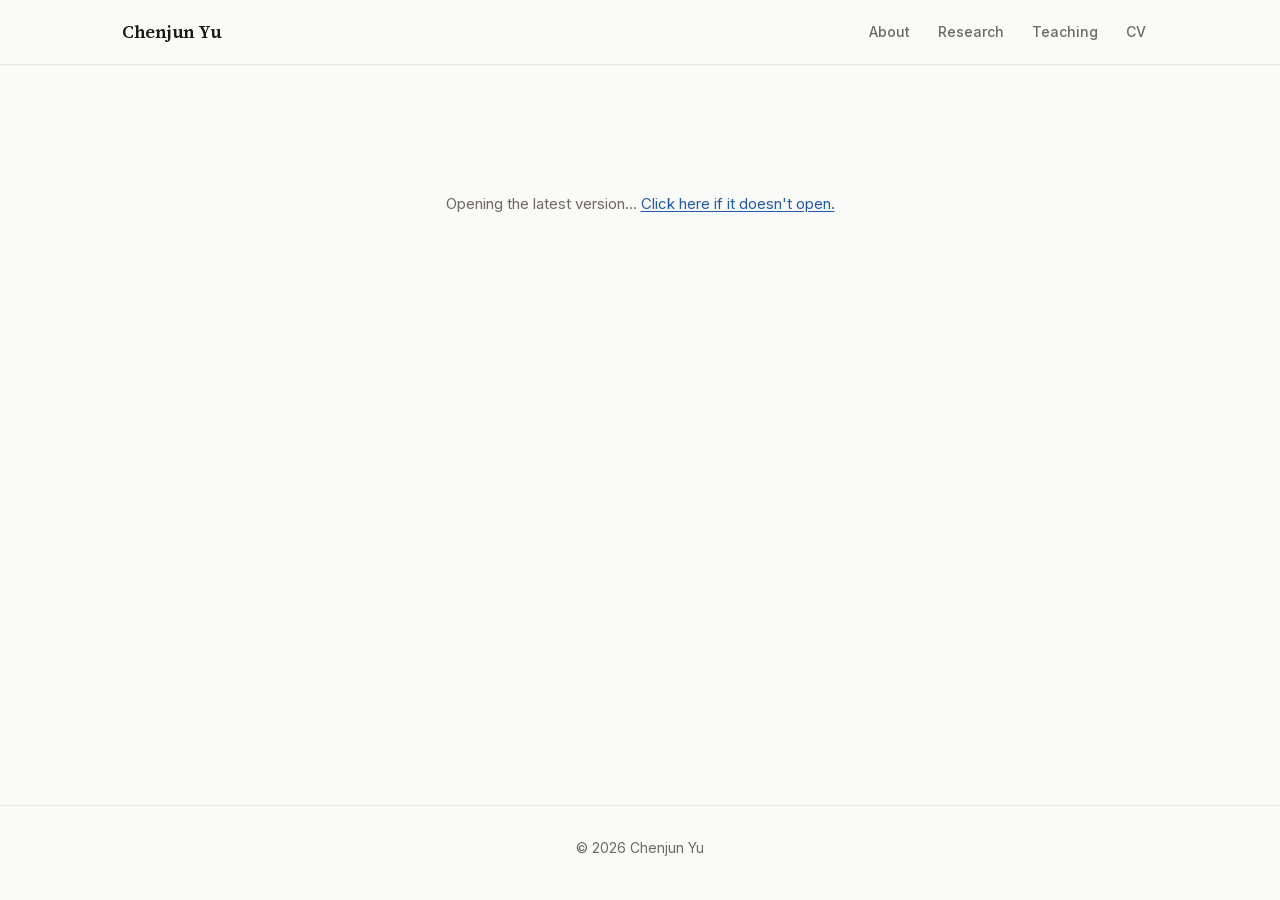
<file: jmp/pdf/index.html>
<!DOCTYPE html><html lang="en"><head><meta charSet="utf-8"/><meta name="viewport" content="width=device-width, initial-scale=1"/><link rel="preload" href="/_next/static/media/68d403cf9f2c68c5-s.p.012bmydply3go.woff2" as="font" crossorigin="" type="font/woff2"/><link rel="preload" href="/_next/static/media/83afe278b6a6bb3c-s.p.2bn3s6zvc0dyp.woff2" as="font" crossorigin="" type="font/woff2"/><link rel="stylesheet" href="/_next/static/chunks/2zbsvi6piu-y5.css" data-precedence="next"/><link rel="preload" as="script" fetchPriority="low" href="/_next/static/chunks/1u5zan5bs9a7v.js"/><script src="/_next/static/chunks/2k4ea2q1pj4ke.js" async=""></script><script src="/_next/static/chunks/3byuobrkyz9bj.js" async=""></script><script src="/_next/static/chunks/turbopack-0eht02ok7rj8m.js" async=""></script><script src="/_next/static/chunks/138cx6_acc12b.js" async="" crossorigin=""></script><meta name="theme-color" content="#fafaf8"/><title>Latest version | Chenjun Yu</title><meta name="description" content="PhD candidate in Public Policy in Postsecondary Education at the University of Michigan. Research on community colleges, career and technical education, financial aid, and economic mobility."/><meta name="robots" content="noindex, nofollow"/><meta property="og:title" content="Chenjun Yu — Education Policy Researcher"/><meta property="og:description" content="PhD candidate in Public Policy in Postsecondary Education at the University of Michigan."/><meta property="og:image" content="https://c-yu.page/og-image-cy.png"/><meta property="og:image:width" content="1200"/><meta property="og:image:height" content="630"/><meta property="og:type" content="website"/><meta name="twitter:card" content="summary_large_image"/><meta name="twitter:title" content="Chenjun Yu — Education Policy Researcher"/><meta name="twitter:description" content="PhD candidate in Public Policy in Postsecondary Education at the University of Michigan."/><meta name="twitter:image" content="https://c-yu.page/og-image-cy.png"/><meta name="twitter:image:width" content="1200"/><meta name="twitter:image:height" content="630"/><link rel="shortcut icon" href="/favicon-cy.svg"/><link rel="icon" href="/favicon-cy.svg"/><meta name="next-size-adjust" content=""/><meta http-equiv="refresh" content="0; url=/papers/yu_wlht.pdf"/><script src="/_next/static/chunks/0cz1d0mv5g_q7.js" noModule=""></script></head><body class="source_serif_4_e3720b91-module__PHvr1q__variable inter_fd091ad6-module__giF-bG__variable font-sans antialiased"><div hidden=""><!--$--><!--/$--></div><nav class="sticky top-0 z-50 border-b border-border/70 bg-background shadow-[0_1px_0_rgba(0,0,0,0.02)]"><div class="mx-auto flex h-14 max-w-[1100px] items-center justify-between px-5 md:h-16 md:px-8"><a class="font-display text-lg font-semibold tracking-tight text-foreground transition-colors hover:text-primary" href="/">Chenjun Yu</a><div class="hidden items-center gap-1 md:flex"><a class="rounded-md px-3 py-1.5 text-sm font-medium transition-colors text-muted-foreground hover:text-foreground" href="/">About</a><a class="rounded-md px-3 py-1.5 text-sm font-medium transition-colors text-muted-foreground hover:text-foreground" href="/research/">Research</a><a class="rounded-md px-3 py-1.5 text-sm font-medium transition-colors text-muted-foreground hover:text-foreground" href="/teaching/">Teaching</a><a class="rounded-md px-3 py-1.5 text-sm font-medium transition-colors text-muted-foreground hover:text-foreground" href="/cv/">CV</a></div><button class="flex h-10 w-10 flex-col items-center justify-center gap-1.5 md:hidden" aria-label="Toggle menu" aria-expanded="false"><span class="block h-0.5 w-5 bg-foreground transition-all duration-300 "></span><span class="block h-0.5 w-5 bg-foreground transition-all duration-300 "></span></button></div></nav><main class="min-h-[calc(100vh-160px)]"><div class="mx-auto max-w-[700px] px-5 py-24 text-center md:py-32"><p class="text-[15px] text-muted-foreground">Opening the latest version…<!-- --> <a href="/papers/yu_wlht.pdf" class="text-primary underline underline-offset-2">Click here if it doesn&#x27;t open.</a></p></div><!--$--><!--/$--></main><footer class="border-t border-border/60"><div class="mx-auto max-w-[1100px] px-5 py-8 text-center text-sm text-muted-foreground md:px-8"><p>© 2026 Chenjun Yu</p></div></footer><script src="/_next/static/chunks/1u5zan5bs9a7v.js" id="_R_" async=""></script><script>(self.__next_f=self.__next_f||[]).push([0])</script><script>self.__next_f.push([1,"1:\"$Sreact.fragment\"\n2:I[47401,[\"/_next/static/chunks/138cx6_acc12b.js\"],\"Nav\"]\n3:I[39756,[\"/_next/static/chunks/138cx6_acc12b.js\"],\"default\"]\n4:I[37457,[\"/_next/static/chunks/138cx6_acc12b.js\"],\"default\"]\n5:I[97367,[\"/_next/static/chunks/138cx6_acc12b.js\"],\"OutletBoundary\"]\n6:\"$Sreact.suspense\"\n9:I[97367,[\"/_next/static/chunks/138cx6_acc12b.js\"],\"ViewportBoundary\"]\nb:I[97367,[\"/_next/static/chunks/138cx6_acc12b.js\"],\"MetadataBoundary\"]\nd:I[68027,[\"/_next/static/chunks/138cx6_acc12b.js\"],\"default\",1]\n:HL[\"/_next/static/chunks/2zbsvi6piu-y5.css\",\"style\"]\n:HL[\"/_next/static/media/68d403cf9f2c68c5-s.p.012bmydply3go.woff2\",\"font\",{\"crossOrigin\":\"\",\"type\":\"font/woff2\"}]\n:HL[\"/_next/static/media/83afe278b6a6bb3c-s.p.2bn3s6zvc0dyp.woff2\",\"font\",{\"crossOrigin\":\"\",\"type\":\"font/woff2\"}]\n8:X\n0:{\"P\":null,\"c\":[\"\",\"jmp\",\"pdf\",\"\"],\"q\":\"\",\"i\":false,\"f\":[[[\"\",{\"children\":[\"jmp\",{\"children\":[\"pdf\",{\"children\":[\"__PAGE__\",{},\"$undefined\",\"$undefined\",4608]},\"$undefined\",\"$undefined\",4608]},\"$undefined\",\"$undefined\",4608]},\"$undefined\",\"$undefined\",4624],[[\"$\",\"$1\",\"c\",{\"children\":[[[\"$\",\"link\",\"0\",{\"rel\":\"stylesheet\",\"href\":\"/_next/static/chunks/2zbsvi6piu-y5.css\",\"precedence\":\"next\",\"crossOrigin\":\"$undefined\",\"nonce\":\"$undefined\"}],[\"$\",\"script\",\"script-0\",{\"src\":\"/_next/static/chunks/138cx6_acc12b.js\",\"async\":true,\"nonce\":\"$undefined\"}]],[\"$\",\"html\",null,{\"lang\":\"en\",\"suppressHydrationWarning\":true,\"children\":[\"$\",\"body\",null,{\"className\":\"source_serif_4_e3720b91-module__PHvr1q__variable inter_fd091ad6-module__giF-bG__variable font-sans antialiased\",\"children\":[[\"$\",\"$L2\",null,{\"name\":\"Chenjun Yu\",\"links\":[{\"href\":\"/\",\"label\":\"About\"},{\"href\":\"/research\",\"label\":\"Research\"},{\"href\":\"/teaching\",\"label\":\"Teaching\"},{\"href\":\"/cv\",\"label\":\"CV\"}],\"homeLinked\":true}],[\"$\",\"main\",null,{\"className\":\"min-h-[calc(100vh-160px)]\",\"children\":[\"$\",\"$L3\",null,{\"parallelRouterKey\":\"children\",\"error\":\"$undefined\",\"errorStyles\":\"$undefined\",\"errorScripts\":\"$undefined\",\"template\":[\"$\",\"$L4\",null,{}],\"templateStyles\":\"$undefined\",\"templateScripts\":\"$undefined\",\"notFound\":[[\"$\",\"div\",null,{\"className\":\"mx-auto max-w-[700px] px-5 py-24 text-center md:py-32\",\"children\":[[\"$\",\"h1\",null,{\"className\":\"font-display text-3xl font-semibold tracking-tight text-foreground\",\"children\":\"Page not available\"}],[\"$\",\"p\",null,{\"className\":\"mt-3 text-[15px] text-muted-foreground\",\"children\":\"This page doesn't exist or isn't public yet.\"}]]}],[]],\"forbidden\":\"$undefined\",\"unauthorized\":\"$undefined\"}]}],[\"$\",\"footer\",null,{\"className\":\"border-t border-border/60\",\"children\":[\"$\",\"div\",null,{\"className\":\"mx-auto max-w-[1100px] px-5 py-8 text-center text-sm text-muted-foreground md:px-8\",\"children\":[\"$\",\"p\",null,{\"suppressHydrationWarning\":true,\"children\":\"© 2026 Chenjun Yu\"}]}]}]]}]}]]}],{\"children\":[[\"$\",\"$1\",\"c\",{\"children\":[null,[\"$\",\"$L3\",null,{\"parallelRouterKey\":\"children\",\"error\":\"$undefined\",\"errorStyles\":\"$undefined\",\"errorScripts\":\"$undefined\",\"template\":[\"$\",\"$L4\",null,{}],\"templateStyles\":\"$undefined\",\"templateScripts\":\"$undefined\",\"notFound\":\"$undefined\",\"forbidden\":\"$undefined\",\"unauthorized\":\"$undefined\"}]]}],{\"children\":[[\"$\",\"$1\",\"c\",{\"children\":[null,[\"$\",\"$L3\",null,{\"parallelRouterKey\":\"children\",\"error\":\"$undefined\",\"errorStyles\":\"$undefined\",\"errorScripts\":\"$undefined\",\"template\":[\"$\",\"$L4\",null,{}],\"templateStyles\":\"$undefined\",\"templateScripts\":\"$undefined\",\"notFound\":\"$undefined\",\"forbidden\":\"$undefined\",\"unauthorized\":\"$undefined\"}]]}],{\"children\":[[\"$\",\"$1\",\"c\",{\"children\":[[[\"$\",\"meta\",null,{\"httpEquiv\":\"refresh\",\"content\":\"0; url=/papers/yu_wlht.pdf\"}],[\"$\",\"div\",null,{\"className\":\"mx-auto max-w-[700px] px-5 py-24 text-center md:py-32\",\"children\":[\"$\",\"p\",null,{\"className\":\"text-[15px] text-muted-foreground\",\"children\":[\"Opening the latest version…\",\" \",[\"$\",\"a\",null,{\"href\":\"/papers/yu_wlht.pdf\",\"className\":\"text-primary underline underline-offset-2\",\"children\":\"Click here if it doesn't open.\"}]]}]}]],null,[\"$\",\"$L5\",null,{\"children\":[\"$\",\"$6\",null,{\"name\":\"Next.MetadataOutlet\",\"children\":\"$@7\"}]}]]}],{},null,false,null]},null,false,\"$8\"]},null,false,\"$8\"]},null,false,null],[\"$\",\"$1\",\"h\",{\"children\":[null,[\"$\",\"$L9\",null,{\"children\":\"$La\"}],[\"$\",\"div\",null,{\"hidden\":true,\"children\":[\"$\",\"$Lb\",null,{\"children\":[\"$\",\"$6\",null,{\"name\":\"Next.Metadata\",\"children\":\"$Lc\"}]}]}],[\"$\",\"meta\",null,{\"name\":\"next-size-adjust\",\"content\":\"\"}]]}],false]],\"m\":\"$undefined\",\"G\":[\"$d\",[[\"$\",\"link\",\"0\",{\"rel\":\"stylesheet\",\"href\":\"/_next/static/chunks/2zbsvi6piu-y5.css\",\"precedence\":\"next\",\"crossOrigin\":\"$undefined\",\"nonce\":\"$undefined\"}]]],\"S\":true,\"h\":null,\"r\":\"$undefined\",\"s\":\"$undefined\",\"a\":\"$undefined\",\"l\":\"$undefined\",\"p\":\"$undefined\",\"d\":\"$undefined\",\"b\":\"biZbRT_Yw8W8XwMW44Ies\"}\n8:C\na:[[\"$\",\"meta\",\"0\",{\"charSet\":\"utf-8\"}],[\"$\",\"meta\",\"1\",{\"name\":\"viewport\",\"content\":\"width=device-width, initial-scale=1\"}],[\"$\",\"meta\",\"2\",{\"name\":\"theme-color\",\"content\":\"#fafaf8\"}]]\ne:I[27201,[\"/_next/static/chunks/138cx6_acc12b.js\"],\"IconMark\"]\n7:null\nc:[[\"$\",\"title\",\"0\",{\"children\":\"Latest version | Chenjun Yu\"}],[\"$\",\"meta\",\"1\",{\"name\":\"description\",\"content\":\"PhD candidate in Public Policy in Postsecondary Education at the University of Michigan. Research on community colleges, career and technical education, financial aid, and economic mobility.\"}],[\"$\",\"meta\",\"2\",{\"name\":\"robots\",\"content\":\"noindex, nofollow\"}],[\"$\",\"meta\",\"3\",{\"property\":\"og:title\",\"content\":\"Chenjun Yu — Education Policy Researcher\"}],[\"$\",\"meta\",\"4\",{\"property\":\"og:description\",\"content\":\"PhD candidate in Public Policy in Postsecondary Education at the University of Michigan.\"}],[\"$\",\"meta\",\"5\",{\"property\":\"og:image\",\"content\":\"https://c-yu.page/og-image-cy.png\"}],[\"$\",\"meta\",\"6\",{\"property\":\"og:image:width\",\"content\":\"1200\"}],[\"$\",\"meta\",\"7\",{\"property\":\"og:image:height\",\"content\":\"630\"}],[\"$\",\"meta\",\"8\",{\"property\":\"og:type\",\"content\":\"website\"}],[\"$\",\"meta\",\"9\",{\"name\":\"twitter:card\",\"content\":\"summary_large_image\"}],[\"$\",\"meta\",\"10\",{\"name\":\"twitter:title\",\"content\":\"Chenjun Yu — Education Policy Researcher\"}],[\"$\",\"meta\",\"11\",{\"name\":\"twitter:description\",\"content\":\"PhD candidate in Public Policy in Postsecondary Education at the University of Michigan.\"}],[\"$\",\"meta\",\"12\",{\"name\":\"twitter:image\",\"content\":\"https://c-yu.page/og-image-cy.png\"}],[\"$\",\"meta\",\"13\",{\"name\":\"twitter:image:width\",\"content\":\"1200\"}],[\"$\",\"meta\",\"14\",{\"name\":\"twitter:image:height\",\"content\":\"630\"}],[\"$\",\"link\",\"15\",{\"rel\":\"shortcut icon\",\"href\":\"/favicon-cy.svg\"}],[\"$\",\"link\",\"16\",{\"rel\":\"icon\",\"href\":\"/favicon-cy.svg\"}],[\"$\",\"$Le\",\"17\",{}]]\n"])</script></body></html>
</file>
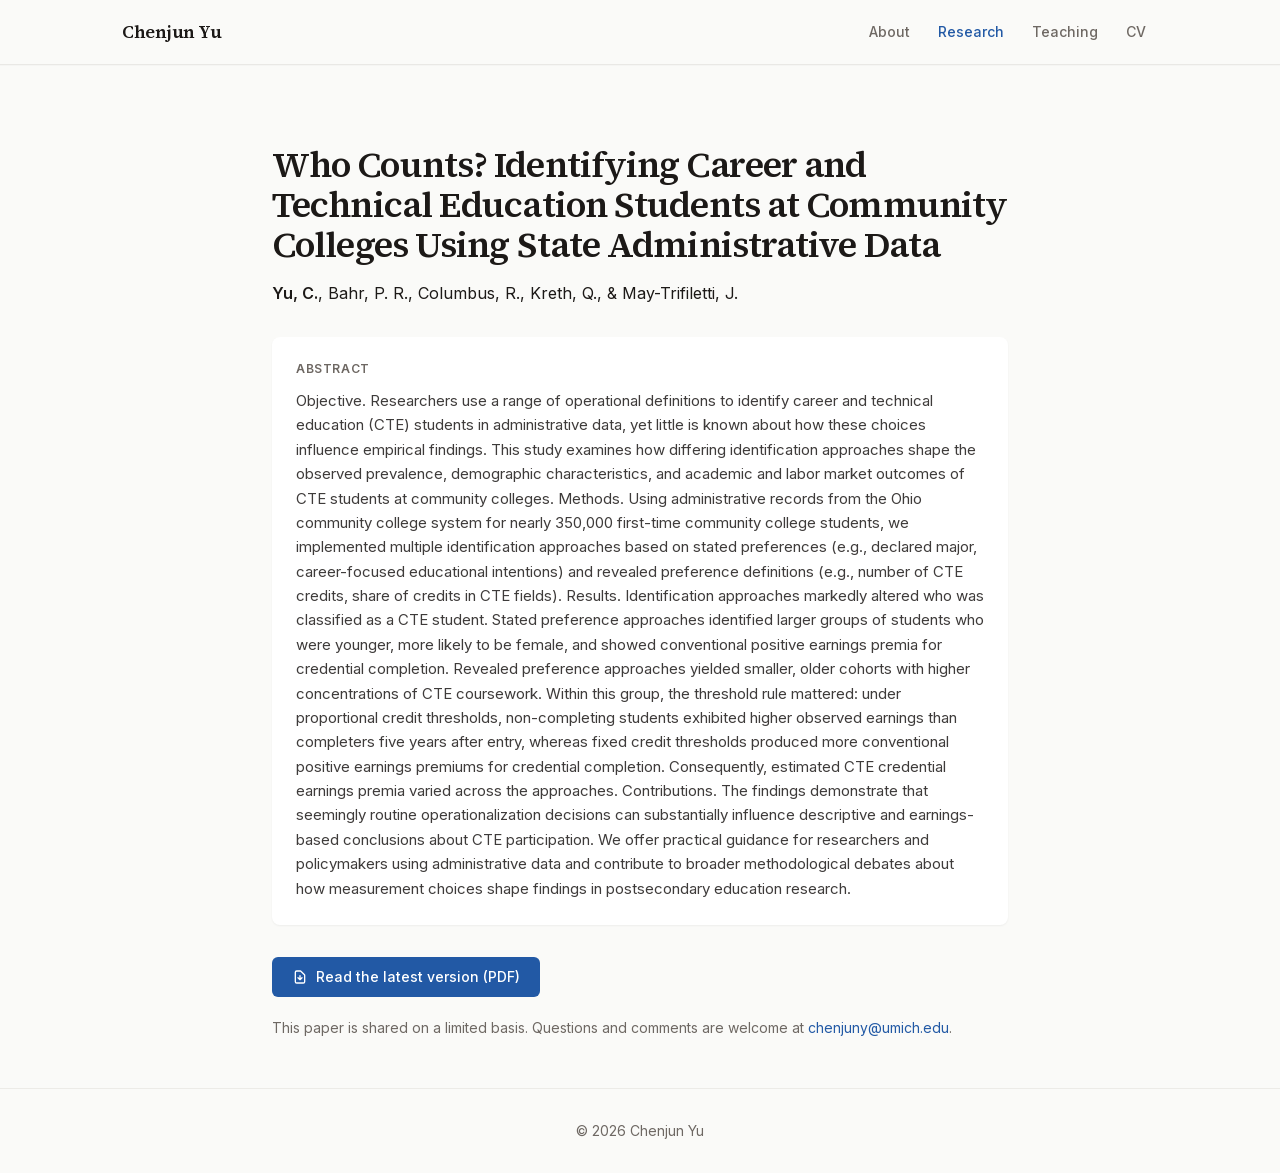
<file: research/who-counts-cte/index.html>
<!DOCTYPE html><html lang="en"><head><meta charSet="utf-8"/><meta name="viewport" content="width=device-width, initial-scale=1"/><link rel="preload" href="/_next/static/media/68d403cf9f2c68c5-s.p.012bmydply3go.woff2" as="font" crossorigin="" type="font/woff2"/><link rel="preload" href="/_next/static/media/83afe278b6a6bb3c-s.p.2bn3s6zvc0dyp.woff2" as="font" crossorigin="" type="font/woff2"/><link rel="stylesheet" href="/_next/static/chunks/2zbsvi6piu-y5.css" data-precedence="next"/><link rel="preload" as="script" fetchPriority="low" href="/_next/static/chunks/1u5zan5bs9a7v.js"/><script src="/_next/static/chunks/2k4ea2q1pj4ke.js" async=""></script><script src="/_next/static/chunks/3byuobrkyz9bj.js" async=""></script><script src="/_next/static/chunks/turbopack-0eht02ok7rj8m.js" async=""></script><script src="/_next/static/chunks/138cx6_acc12b.js" async="" crossorigin=""></script><meta name="theme-color" content="#fafaf8"/><title>Who Counts? Identifying Career and Technical Education Students at Community Colleges Using State Administrative Data | Chenjun Yu</title><meta name="description" content="PhD candidate in Public Policy in Postsecondary Education at the University of Michigan. Research on community colleges, career and technical education, financial aid, and economic mobility."/><meta name="robots" content="noindex, nofollow"/><meta property="og:title" content="Chenjun Yu — Education Policy Researcher"/><meta property="og:description" content="PhD candidate in Public Policy in Postsecondary Education at the University of Michigan."/><meta property="og:image" content="https://c-yu.page/og-image-cy.png"/><meta property="og:image:width" content="1200"/><meta property="og:image:height" content="630"/><meta property="og:type" content="website"/><meta name="twitter:card" content="summary_large_image"/><meta name="twitter:title" content="Chenjun Yu — Education Policy Researcher"/><meta name="twitter:description" content="PhD candidate in Public Policy in Postsecondary Education at the University of Michigan."/><meta name="twitter:image" content="https://c-yu.page/og-image-cy.png"/><meta name="twitter:image:width" content="1200"/><meta name="twitter:image:height" content="630"/><link rel="shortcut icon" href="/favicon-cy.svg"/><link rel="icon" href="/favicon-cy.svg"/><meta name="next-size-adjust" content=""/><script src="/_next/static/chunks/0cz1d0mv5g_q7.js" noModule=""></script></head><body class="source_serif_4_e3720b91-module__PHvr1q__variable inter_fd091ad6-module__giF-bG__variable font-sans antialiased"><div hidden=""><!--$--><!--/$--></div><nav class="sticky top-0 z-50 border-b border-border/70 bg-background shadow-[0_1px_0_rgba(0,0,0,0.02)]"><div class="mx-auto flex h-14 max-w-[1100px] items-center justify-between px-5 md:h-16 md:px-8"><a class="font-display text-lg font-semibold tracking-tight text-foreground transition-colors hover:text-primary" href="/">Chenjun Yu</a><div class="hidden items-center gap-1 md:flex"><a class="rounded-md px-3 py-1.5 text-sm font-medium transition-colors text-muted-foreground hover:text-foreground" href="/">About</a><a class="rounded-md px-3 py-1.5 text-sm font-medium transition-colors text-primary" href="/research/">Research</a><a class="rounded-md px-3 py-1.5 text-sm font-medium transition-colors text-muted-foreground hover:text-foreground" href="/teaching/">Teaching</a><a class="rounded-md px-3 py-1.5 text-sm font-medium transition-colors text-muted-foreground hover:text-foreground" href="/cv/">CV</a></div><button class="flex h-10 w-10 flex-col items-center justify-center gap-1.5 md:hidden" aria-label="Toggle menu" aria-expanded="false"><span class="block h-0.5 w-5 bg-foreground transition-all duration-300 "></span><span class="block h-0.5 w-5 bg-foreground transition-all duration-300 "></span></button></div></nav><main class="min-h-[calc(100vh-160px)]"><div class="mx-auto max-w-[800px] px-5 md:px-8"><section class="pb-10 pt-10 md:pb-12 md:pt-20"><h1 class="font-display text-2xl font-semibold leading-tight tracking-tight text-foreground sm:text-3xl md:text-4xl">Who Counts? Identifying Career and Technical Education Students at Community Colleges Using State Administrative Data</h1><p class="mt-4 text-base text-foreground"><strong class="font-semibold">Yu, C.</strong>, Bahr, P. R., Columbus, R., Kreth, Q., &amp; May-Trifiletti, J.</p><div class="mt-8 rounded-lg bg-white p-5 shadow-sm md:p-6"><h2 class="text-xs font-semibold uppercase tracking-wider text-muted-foreground">Abstract</h2><p class="mt-3 text-[15px] leading-relaxed text-foreground/85">Objective. Researchers use a range of operational definitions to identify career and technical education (CTE) students in administrative data, yet little is known about how these choices influence empirical findings. This study examines how differing identification approaches shape the observed prevalence, demographic characteristics, and academic and labor market outcomes of CTE students at community colleges. Methods. Using administrative records from the Ohio community college system for nearly 350,000 first-time community college students, we implemented multiple identification approaches based on stated preferences (e.g., declared major, career-focused educational intentions) and revealed preference definitions (e.g., number of CTE credits, share of credits in CTE fields). Results. Identification approaches markedly altered who was classified as a CTE student. Stated preference approaches identified larger groups of students who were younger, more likely to be female, and showed conventional positive earnings premia for credential completion. Revealed preference approaches yielded smaller, older cohorts with higher concentrations of CTE coursework. Within this group, the threshold rule mattered: under proportional credit thresholds, non-completing students exhibited higher observed earnings than completers five years after entry, whereas fixed credit thresholds produced more conventional positive earnings premiums for credential completion. Consequently, estimated CTE credential earnings premia varied across the approaches. Contributions. The findings demonstrate that seemingly routine operationalization decisions can substantially influence descriptive and earnings-based conclusions about CTE participation. We offer practical guidance for researchers and policymakers using administrative data and contribute to broader methodological debates about how measurement choices shape findings in postsecondary education research.</p></div><div class="mt-8 flex flex-wrap items-center gap-3"><a href="/research/who-counts-cte/pdf" target="_blank" rel="noopener noreferrer" class="inline-flex items-center gap-2 rounded-md bg-primary px-5 py-2.5 text-sm font-medium text-primary-foreground transition-colors hover:bg-primary/90"><svg class="h-4 w-4" fill="none" viewBox="0 0 24 24" stroke="currentColor" stroke-width="2"><path stroke-linecap="round" stroke-linejoin="round" d="M12 10v6m0 0l-3-3m3 3l3-3m2 8H7a2 2 0 01-2-2V5a2 2 0 012-2h5.586a1 1 0 01.707.293l5.414 5.414a1 1 0 01.293.707V19a2 2 0 01-2 2z"></path></svg>Read the latest version (PDF)</a></div><p class="mt-5 text-sm leading-relaxed text-muted-foreground">This paper is shared on a limited basis. Questions and comments are welcome at<!-- --> <a href="mailto:chenjuny@umich.edu" class="text-primary underline-offset-2 hover:underline"><span>chenjuny@umich.edu</span></a>.</p></section></div><!--$--><!--/$--></main><footer class="border-t border-border/60"><div class="mx-auto max-w-[1100px] px-5 py-8 text-center text-sm text-muted-foreground md:px-8"><p>© 2026 Chenjun Yu</p></div></footer><script src="/_next/static/chunks/1u5zan5bs9a7v.js" id="_R_" async=""></script><script>(self.__next_f=self.__next_f||[]).push([0])</script><script>self.__next_f.push([1,"1:\"$Sreact.fragment\"\n2:I[47401,[\"/_next/static/chunks/138cx6_acc12b.js\"],\"Nav\"]\n3:I[39756,[\"/_next/static/chunks/138cx6_acc12b.js\"],\"default\"]\n4:I[37457,[\"/_next/static/chunks/138cx6_acc12b.js\"],\"default\"]\n6:I[97367,[\"/_next/static/chunks/138cx6_acc12b.js\"],\"OutletBoundary\"]\n7:\"$Sreact.suspense\"\na:I[97367,[\"/_next/static/chunks/138cx6_acc12b.js\"],\"ViewportBoundary\"]\nc:I[97367,[\"/_next/static/chunks/138cx6_acc12b.js\"],\"MetadataBoundary\"]\ne:I[68027,[\"/_next/static/chunks/138cx6_acc12b.js\"],\"default\",1]\n:HL[\"/_next/static/chunks/2zbsvi6piu-y5.css\",\"style\"]\n:HL[\"/_next/static/media/68d403cf9f2c68c5-s.p.012bmydply3go.woff2\",\"font\",{\"crossOrigin\":\"\",\"type\":\"font/woff2\"}]\n:HL[\"/_next/static/media/83afe278b6a6bb3c-s.p.2bn3s6zvc0dyp.woff2\",\"font\",{\"crossOrigin\":\"\",\"type\":\"font/woff2\"}]\n9:X\n0:{\"P\":null,\"c\":[\"\",\"research\",\"who-counts-cte\",\"\"],\"q\":\"\",\"i\":false,\"f\":[[[\"\",{\"children\":[\"research\",{\"children\":[[\"slug\",\"who-counts-cte\",\"d\",[]],{\"children\":[\"__PAGE__\",{},\"$undefined\",\"$undefined\",4608]},\"$undefined\",\"$undefined\",4608]},\"$undefined\",\"$undefined\",4608]},\"$undefined\",\"$undefined\",4624],[[\"$\",\"$1\",\"c\",{\"children\":[[[\"$\",\"link\",\"0\",{\"rel\":\"stylesheet\",\"href\":\"/_next/static/chunks/2zbsvi6piu-y5.css\",\"precedence\":\"next\",\"crossOrigin\":\"$undefined\",\"nonce\":\"$undefined\"}],[\"$\",\"script\",\"script-0\",{\"src\":\"/_next/static/chunks/138cx6_acc12b.js\",\"async\":true,\"nonce\":\"$undefined\"}]],[\"$\",\"html\",null,{\"lang\":\"en\",\"suppressHydrationWarning\":true,\"children\":[\"$\",\"body\",null,{\"className\":\"source_serif_4_e3720b91-module__PHvr1q__variable inter_fd091ad6-module__giF-bG__variable font-sans antialiased\",\"children\":[[\"$\",\"$L2\",null,{\"name\":\"Chenjun Yu\",\"links\":[{\"href\":\"/\",\"label\":\"About\"},{\"href\":\"/research\",\"label\":\"Research\"},{\"href\":\"/teaching\",\"label\":\"Teaching\"},{\"href\":\"/cv\",\"label\":\"CV\"}],\"homeLinked\":true}],[\"$\",\"main\",null,{\"className\":\"min-h-[calc(100vh-160px)]\",\"children\":[\"$\",\"$L3\",null,{\"parallelRouterKey\":\"children\",\"error\":\"$undefined\",\"errorStyles\":\"$undefined\",\"errorScripts\":\"$undefined\",\"template\":[\"$\",\"$L4\",null,{}],\"templateStyles\":\"$undefined\",\"templateScripts\":\"$undefined\",\"notFound\":[[\"$\",\"div\",null,{\"className\":\"mx-auto max-w-[700px] px-5 py-24 text-center md:py-32\",\"children\":[[\"$\",\"h1\",null,{\"className\":\"font-display text-3xl font-semibold tracking-tight text-foreground\",\"children\":\"Page not available\"}],[\"$\",\"p\",null,{\"className\":\"mt-3 text-[15px] text-muted-foreground\",\"children\":\"This page doesn't exist or isn't public yet.\"}]]}],[]],\"forbidden\":\"$undefined\",\"unauthorized\":\"$undefined\"}]}],[\"$\",\"footer\",null,{\"className\":\"border-t border-border/60\",\"children\":[\"$\",\"div\",null,{\"className\":\"mx-auto max-w-[1100px] px-5 py-8 text-center text-sm text-muted-foreground md:px-8\",\"children\":[\"$\",\"p\",null,{\"suppressHydrationWarning\":true,\"children\":\"© 2026 Chenjun Yu\"}]}]}]]}]}]]}],{\"children\":[[\"$\",\"$1\",\"c\",{\"children\":[null,[\"$\",\"$L3\",null,{\"parallelRouterKey\":\"children\",\"error\":\"$undefined\",\"errorStyles\":\"$undefined\",\"errorScripts\":\"$undefined\",\"template\":[\"$\",\"$L4\",null,{}],\"templateStyles\":\"$undefined\",\"templateScripts\":\"$undefined\",\"notFound\":\"$undefined\",\"forbidden\":\"$undefined\",\"unauthorized\":\"$undefined\"}]]}],{\"children\":[[\"$\",\"$1\",\"c\",{\"children\":[null,[\"$\",\"$L3\",null,{\"parallelRouterKey\":\"children\",\"error\":\"$undefined\",\"errorStyles\":\"$undefined\",\"errorScripts\":\"$undefined\",\"template\":[\"$\",\"$L4\",null,{}],\"templateStyles\":\"$undefined\",\"templateScripts\":\"$undefined\",\"notFound\":\"$undefined\",\"forbidden\":\"$undefined\",\"unauthorized\":\"$undefined\"}]]}],{\"children\":[[\"$\",\"$1\",\"c\",{\"children\":[\"$L5\",null,[\"$\",\"$L6\",null,{\"children\":[\"$\",\"$7\",null,{\"name\":\"Next.MetadataOutlet\",\"children\":\"$@8\"}]}]]}],{},null,false,null]},null,false,\"$9\"]},null,false,\"$9\"]},null,false,null],[\"$\",\"$1\",\"h\",{\"children\":[null,[\"$\",\"$La\",null,{\"children\":\"$Lb\"}],[\"$\",\"div\",null,{\"hidden\":true,\"children\":[\"$\",\"$Lc\",null,{\"children\":[\"$\",\"$7\",null,{\"name\":\"Next.Metadata\",\"children\":\"$Ld\"}]}]}],[\"$\",\"meta\",null,{\"name\":\"next-size-adjust\",\"content\":\"\"}]]}],false]],\"m\":\"$undefined\",\"G\":[\"$e\",[[\"$\",\"link\",\"0\",{\"rel\":\"stylesheet\",\"href\":\"/_next/static/chunks/2zbsvi6piu-y5.css\",\"precedence\":\"next\",\"crossOrigin\":\"$undefined\",\"nonce\":\"$undefined\"}]]],\"S\":true,\"h\":null,\"r\":\"$undefined\",\"s\":\"$undefined\",\"a\":\"$undefined\",\"l\":\"$undefined\",\"p\":\"$undefined\",\"d\":\"$undefined\",\"b\":\"biZbRT_Yw8W8XwMW44Ies\"}\n9:C\nf:T7a9,Objective. Researchers use a range of operational definitions to identify career and technical education (CTE) students in administrative data, yet little is known about how these choices influence empirical findings. This study examines how differing identification approaches shape the observed prevalence, demographic characteristics, and academic and labor market outcomes of CTE students at community colleges. Methods. Using administrative records from the Ohio community college system for nearly 350,000 first-time community college students, we implemented multiple identification approaches based on stated preferences (e.g., declared major, career-focused educational intentions) and revealed preference definitions (e.g., number of CTE credits, share of credits in CTE fields). Results. Identification approaches markedly altered who was classified as a CTE student. Stated preference approaches identified larger groups of students who were younger, more likely to be female, and showed conventional positive earnings premia for credential completion. Revealed preference approaches yielded smaller, older cohorts with higher concentrations of CTE coursework. Within this group, the threshold rule mattered: under proportional credit thresholds, non-completing students exhibited higher observed earnings than completers five years after entry, whereas fixed credit thresholds produced more conventional positive earnings premiums for credential completion. Consequently, estimated CTE credential earnings premia varied across the approaches. Contributions. The findings demonstrate that seemingly routine operationalization decisions can substantially influence descriptive and earnings-based conclusions about CTE participation. We offer practical guidance for researchers and policymakers using administrative data and contribute to broader methodological debates about how measurement choices shape findings in postsecondary education research.5:[null,[\"$\",\"div\",null,{\"className\":\"mx-auto max-w-[800px] px-5 md:px-8\",\"children\":[[\"$\",\"section\",null,{\"className\":\"pb-10 pt-10 md:pb-12 md:pt-20\",\"children\":[[\"$\",\"h1\",null,{\"className\":\"font-display text-2xl font-semibold leading-tight tracking-tight text-foreground sm:text-3xl md:text-4xl\",\"children\":\"Who Counts? Identifying Career and Technical Education Students at Community Colleges Using State Administrative Data\"}],[\"$\",\"p\",null,{\"className\":\"mt-4 text-base text-foreground\",\"children\":[[[\"$\",\"$1\",\"0\",{\"children\":[false,[[\"$\",\"strong\",\"0-0\",{\"className\":\"font-semibold\",\"children\":\"Yu, C.\"}],\", Bahr, P. R., Columbus, R., Kreth, Q., \u0026 May-Trifiletti, J.\"]]}]],null]}],null,null,[\"$\",\"div\",null,{\"className\":\"mt-8 rounded-lg bg-white p-5 shadow-sm md:p-6\",\"children\":[[\"$\",\"h2\",null,{\"className\":\"text-xs font-semibold uppercase tracking-wider text-muted-foreground\",\"children\":\"Abstract\"}],[\"$\",\"p\",null,{\"className\":\"mt-3 text-[15px] leading-relaxed text-foreground/85\",\"children\":[[\"$\",\"$1\",\"0\",{\"children\":[false,[\"$f\"]]}]]}]]}],[\"$\",\"div\",null,{\"className\":\"mt-8 flex flex-wrap items-center gap-3\",\"children\":[[\"$\",\"a\",null,{\"href\":\"/research/who-counts-cte/pdf\",\"target\":\"_blank\",\"rel\":\"noopener noreferrer\",\"className\":\"inline-flex items-center gap-2 rounded-md bg-primary px-5 py-2.5 text-sm font-medium text-primary-foreground transition-colors hover:bg-primary/90\",\"children\":[[\"$\",\"svg\",null,{\"className\":\"h-4 w-4\",\"fill\":\"none\",\"viewBox\":\"0 0 24 24\",\"stroke\":\"currentColor\",\"strokeWidth\":2,\"children\":[\"$\",\"path\",null,{\"strokeLinecap\":\"round\",\"strokeLinejoin\":\"round\",\"d\":\"M12 10v6m0 0l-3-3m3 3l3-3m2 8H7a2 2 0 01-2-2V5a2 2 0 012-2h5.586a1 1 0 01.707.293l5.414 5.414a1 1 0 01.293.707V19a2 2 0 01-2 2z\"}]}],\"Read the latest version (PDF)\"]}],null]}],\"$L10\"]}],null,null]}]]\n10:[\"$\",\"p\",null,{\"className\":\"mt-5 text-sm leading-relaxed text-muted-foreground\",\"children\":[\"This paper is shared on a limited basis. Questions and comments are welcome at\",\" \",[\"$\",\"a\",null,{\"href\":\"mailto:chenjuny@umich.edu\",\"className\":\"text-primary underline-offset-2 hover:underline\",\"children\":[\"$\",\"span\",null,{\"suppressHydrationWarning\":true,\"children\":\"chenjuny@umich.edu\"}]}],\".\"]}]\nb:[[\"$\",\"meta\",\"0\",{\"charSet\":\"utf-8\"}],[\"$\",\"meta\",\"1\",{\"name\":\"viewport\",\"content\":\"width=device-width, initial-scale=1\"}],[\"$\",\"meta\",\"2\",{\"name\":\"theme-color\",\"content\":\"#fafaf8\"}]]\n11:I[27201,[\"/_next/static/chunks/138cx6_acc12b.js\"],\"IconMark\"]\n8:null\nd:[[\"$\",\"title\",\"0\",{\"children\":\"Who Counts? Identifying Career and Technical Education Students at Community Colleges Using State Administrative Data | Chenjun Yu\"}],[\"$\",\"meta\",\"1\",{\"name\":\"description\",\"content\":\"PhD candidate in Public Policy in Postsecondary Education at the University of Michigan. Research on community colleges, career and technical education, financial aid, and economic mobility.\"}],[\"$\",\"meta\",\"2\",{\"name\":\"robots\",\"content\":\"noindex, nofollow\"}],[\"$\",\"meta\",\"3\",{\"property\":\"og:title\",\"content\":\"Chenjun Yu — Education Policy Researcher\"}],[\"$\",\"meta\",\"4\",{\"property\":\"og:description\",\"content\":\"PhD candidate in Public Policy in Postsecondary Education at the University of Michigan.\"}],[\"$\",\"meta\",\"5\",{\"property\":\"og:image\",\"content\":\"https://c-yu.page/og-image-cy.png\"}],[\"$\",\"meta\",\"6\",{\"property\":\"og:image:width\",\"content\":\"1200\"}],[\"$\",\"meta\",\"7\",{\"property\":\"og:image:height\",\"content\":\"630\"}],[\"$\",\"meta\",\"8\",{\"property\":\"og:type\",\"content\":\"website\"}],[\"$\",\"meta\",\"9\",{\"name\":\"twitter:card\",\"content\":\"summary_large_image\"}],[\"$\",\"meta\",\"10\",{\"name\":\"twitter:title\",\"content\":\"Chenjun Yu — Education Policy Researcher\"}],[\"$\",\"meta\",\"11\",{\"name\":\"twitter:description\",\"content\":\"PhD candidate in Public Policy in Postsecondary Education at the University of Michigan.\"}],[\"$\",\"meta\",\"12\",{\"name\":\"twitter:image\",\"content\":\"https://c-yu.page/og-image-cy.png\"}],[\"$\",\"meta\",\"13\",{\"name\":\"twitter:image:width\",\"content\":\"1200\"}],[\"$\",\"meta\",\"14\",{\"name\":\"twitter:image:height\",\"content\":\"630\"}],[\"$\",\"link\",\"15\",{\"rel\":\"shortcut icon\",\"href\":\"/favicon-cy.svg\"}],[\"$\",\"link\",\"16\",{\"rel\":\"icon\",\"href\":\"/favicon-cy.svg\"}],[\"$\",\"$L11\",\"17\",{}]]\n"])</script></body></html>
</file>
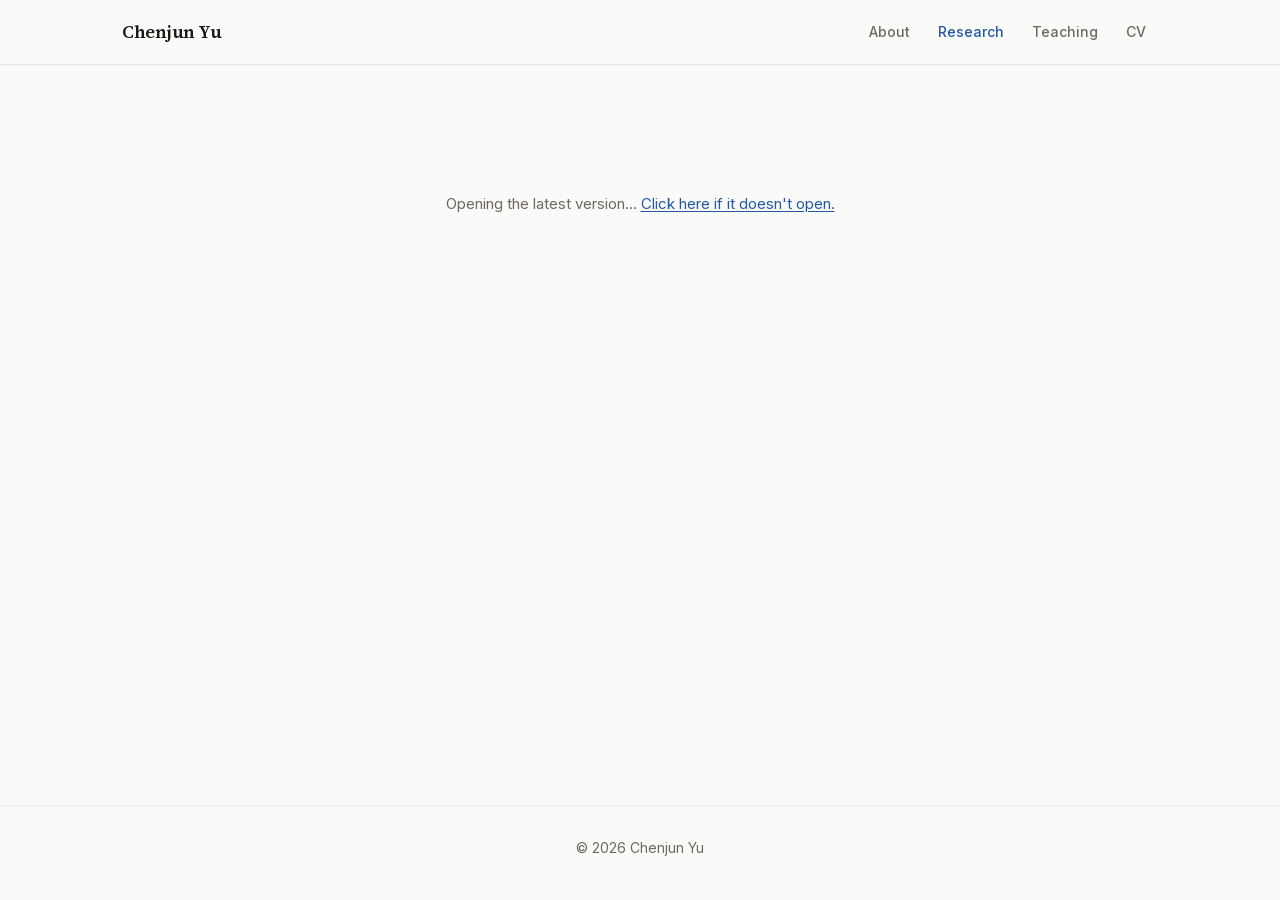
<file: research/who-counts-cte/pdf/index.html>
<!DOCTYPE html><html lang="en"><head><meta charSet="utf-8"/><meta name="viewport" content="width=device-width, initial-scale=1"/><link rel="preload" href="/_next/static/media/68d403cf9f2c68c5-s.p.012bmydply3go.woff2" as="font" crossorigin="" type="font/woff2"/><link rel="preload" href="/_next/static/media/83afe278b6a6bb3c-s.p.2bn3s6zvc0dyp.woff2" as="font" crossorigin="" type="font/woff2"/><link rel="stylesheet" href="/_next/static/chunks/2zbsvi6piu-y5.css" data-precedence="next"/><link rel="preload" as="script" fetchPriority="low" href="/_next/static/chunks/1u5zan5bs9a7v.js"/><script src="/_next/static/chunks/2k4ea2q1pj4ke.js" async=""></script><script src="/_next/static/chunks/3byuobrkyz9bj.js" async=""></script><script src="/_next/static/chunks/turbopack-0eht02ok7rj8m.js" async=""></script><script src="/_next/static/chunks/138cx6_acc12b.js" async="" crossorigin=""></script><meta name="theme-color" content="#fafaf8"/><title>Latest version | Chenjun Yu</title><meta name="description" content="PhD candidate in Public Policy in Postsecondary Education at the University of Michigan. Research on community colleges, career and technical education, financial aid, and economic mobility."/><meta name="robots" content="noindex, nofollow"/><meta property="og:title" content="Chenjun Yu — Education Policy Researcher"/><meta property="og:description" content="PhD candidate in Public Policy in Postsecondary Education at the University of Michigan."/><meta property="og:image" content="https://c-yu.page/og-image-cy.png"/><meta property="og:image:width" content="1200"/><meta property="og:image:height" content="630"/><meta property="og:type" content="website"/><meta name="twitter:card" content="summary_large_image"/><meta name="twitter:title" content="Chenjun Yu — Education Policy Researcher"/><meta name="twitter:description" content="PhD candidate in Public Policy in Postsecondary Education at the University of Michigan."/><meta name="twitter:image" content="https://c-yu.page/og-image-cy.png"/><meta name="twitter:image:width" content="1200"/><meta name="twitter:image:height" content="630"/><link rel="shortcut icon" href="/favicon-cy.svg"/><link rel="icon" href="/favicon-cy.svg"/><meta name="next-size-adjust" content=""/><meta http-equiv="refresh" content="0; url=/papers/Yu_CTEstudents.pdf"/><script src="/_next/static/chunks/0cz1d0mv5g_q7.js" noModule=""></script></head><body class="source_serif_4_e3720b91-module__PHvr1q__variable inter_fd091ad6-module__giF-bG__variable font-sans antialiased"><div hidden=""><!--$--><!--/$--></div><nav class="sticky top-0 z-50 border-b border-border/70 bg-background shadow-[0_1px_0_rgba(0,0,0,0.02)]"><div class="mx-auto flex h-14 max-w-[1100px] items-center justify-between px-5 md:h-16 md:px-8"><a class="font-display text-lg font-semibold tracking-tight text-foreground transition-colors hover:text-primary" href="/">Chenjun Yu</a><div class="hidden items-center gap-1 md:flex"><a class="rounded-md px-3 py-1.5 text-sm font-medium transition-colors text-muted-foreground hover:text-foreground" href="/">About</a><a class="rounded-md px-3 py-1.5 text-sm font-medium transition-colors text-primary" href="/research/">Research</a><a class="rounded-md px-3 py-1.5 text-sm font-medium transition-colors text-muted-foreground hover:text-foreground" href="/teaching/">Teaching</a><a class="rounded-md px-3 py-1.5 text-sm font-medium transition-colors text-muted-foreground hover:text-foreground" href="/cv/">CV</a></div><button class="flex h-10 w-10 flex-col items-center justify-center gap-1.5 md:hidden" aria-label="Toggle menu" aria-expanded="false"><span class="block h-0.5 w-5 bg-foreground transition-all duration-300 "></span><span class="block h-0.5 w-5 bg-foreground transition-all duration-300 "></span></button></div></nav><main class="min-h-[calc(100vh-160px)]"><div class="mx-auto max-w-[700px] px-5 py-24 text-center md:py-32"><p class="text-[15px] text-muted-foreground">Opening the latest version…<!-- --> <a href="/papers/Yu_CTEstudents.pdf" class="text-primary underline underline-offset-2">Click here if it doesn&#x27;t open.</a></p></div><!--$--><!--/$--></main><footer class="border-t border-border/60"><div class="mx-auto max-w-[1100px] px-5 py-8 text-center text-sm text-muted-foreground md:px-8"><p>© 2026 Chenjun Yu</p></div></footer><script src="/_next/static/chunks/1u5zan5bs9a7v.js" id="_R_" async=""></script><script>(self.__next_f=self.__next_f||[]).push([0])</script><script>self.__next_f.push([1,"1:\"$Sreact.fragment\"\n2:I[47401,[\"/_next/static/chunks/138cx6_acc12b.js\"],\"Nav\"]\n3:I[39756,[\"/_next/static/chunks/138cx6_acc12b.js\"],\"default\"]\n4:I[37457,[\"/_next/static/chunks/138cx6_acc12b.js\"],\"default\"]\n6:I[97367,[\"/_next/static/chunks/138cx6_acc12b.js\"],\"OutletBoundary\"]\n7:\"$Sreact.suspense\"\na:I[97367,[\"/_next/static/chunks/138cx6_acc12b.js\"],\"ViewportBoundary\"]\nc:I[97367,[\"/_next/static/chunks/138cx6_acc12b.js\"],\"MetadataBoundary\"]\ne:I[68027,[\"/_next/static/chunks/138cx6_acc12b.js\"],\"default\",1]\n:HL[\"/_next/static/chunks/2zbsvi6piu-y5.css\",\"style\"]\n:HL[\"/_next/static/media/68d403cf9f2c68c5-s.p.012bmydply3go.woff2\",\"font\",{\"crossOrigin\":\"\",\"type\":\"font/woff2\"}]\n:HL[\"/_next/static/media/83afe278b6a6bb3c-s.p.2bn3s6zvc0dyp.woff2\",\"font\",{\"crossOrigin\":\"\",\"type\":\"font/woff2\"}]\n9:X\n0:{\"P\":null,\"c\":[\"\",\"research\",\"who-counts-cte\",\"pdf\",\"\"],\"q\":\"\",\"i\":false,\"f\":[[[\"\",{\"children\":[\"research\",{\"children\":[[\"slug\",\"who-counts-cte\",\"d\",[]],{\"children\":[\"pdf\",{\"children\":[\"__PAGE__\",{},\"$undefined\",\"$undefined\",4608]},\"$undefined\",\"$undefined\",4608]},\"$undefined\",\"$undefined\",4608]},\"$undefined\",\"$undefined\",4608]},\"$undefined\",\"$undefined\",4624],[[\"$\",\"$1\",\"c\",{\"children\":[[[\"$\",\"link\",\"0\",{\"rel\":\"stylesheet\",\"href\":\"/_next/static/chunks/2zbsvi6piu-y5.css\",\"precedence\":\"next\",\"crossOrigin\":\"$undefined\",\"nonce\":\"$undefined\"}],[\"$\",\"script\",\"script-0\",{\"src\":\"/_next/static/chunks/138cx6_acc12b.js\",\"async\":true,\"nonce\":\"$undefined\"}]],[\"$\",\"html\",null,{\"lang\":\"en\",\"suppressHydrationWarning\":true,\"children\":[\"$\",\"body\",null,{\"className\":\"source_serif_4_e3720b91-module__PHvr1q__variable inter_fd091ad6-module__giF-bG__variable font-sans antialiased\",\"children\":[[\"$\",\"$L2\",null,{\"name\":\"Chenjun Yu\",\"links\":[{\"href\":\"/\",\"label\":\"About\"},{\"href\":\"/research\",\"label\":\"Research\"},{\"href\":\"/teaching\",\"label\":\"Teaching\"},{\"href\":\"/cv\",\"label\":\"CV\"}],\"homeLinked\":true}],[\"$\",\"main\",null,{\"className\":\"min-h-[calc(100vh-160px)]\",\"children\":[\"$\",\"$L3\",null,{\"parallelRouterKey\":\"children\",\"error\":\"$undefined\",\"errorStyles\":\"$undefined\",\"errorScripts\":\"$undefined\",\"template\":[\"$\",\"$L4\",null,{}],\"templateStyles\":\"$undefined\",\"templateScripts\":\"$undefined\",\"notFound\":[[\"$\",\"div\",null,{\"className\":\"mx-auto max-w-[700px] px-5 py-24 text-center md:py-32\",\"children\":[[\"$\",\"h1\",null,{\"className\":\"font-display text-3xl font-semibold tracking-tight text-foreground\",\"children\":\"Page not available\"}],[\"$\",\"p\",null,{\"className\":\"mt-3 text-[15px] text-muted-foreground\",\"children\":\"This page doesn't exist or isn't public yet.\"}]]}],[]],\"forbidden\":\"$undefined\",\"unauthorized\":\"$undefined\"}]}],[\"$\",\"footer\",null,{\"className\":\"border-t border-border/60\",\"children\":[\"$\",\"div\",null,{\"className\":\"mx-auto max-w-[1100px] px-5 py-8 text-center text-sm text-muted-foreground md:px-8\",\"children\":[\"$\",\"p\",null,{\"suppressHydrationWarning\":true,\"children\":\"© 2026 Chenjun Yu\"}]}]}]]}]}]]}],{\"children\":[[\"$\",\"$1\",\"c\",{\"children\":[null,[\"$\",\"$L3\",null,{\"parallelRouterKey\":\"children\",\"error\":\"$undefined\",\"errorStyles\":\"$undefined\",\"errorScripts\":\"$undefined\",\"template\":[\"$\",\"$L4\",null,{}],\"templateStyles\":\"$undefined\",\"templateScripts\":\"$undefined\",\"notFound\":\"$undefined\",\"forbidden\":\"$undefined\",\"unauthorized\":\"$undefined\"}]]}],{\"children\":[[\"$\",\"$1\",\"c\",{\"children\":[null,[\"$\",\"$L3\",null,{\"parallelRouterKey\":\"children\",\"error\":\"$undefined\",\"errorStyles\":\"$undefined\",\"errorScripts\":\"$undefined\",\"template\":[\"$\",\"$L4\",null,{}],\"templateStyles\":\"$undefined\",\"templateScripts\":\"$undefined\",\"notFound\":\"$undefined\",\"forbidden\":\"$undefined\",\"unauthorized\":\"$undefined\"}]]}],{\"children\":[[\"$\",\"$1\",\"c\",{\"children\":[null,[\"$\",\"$L3\",null,{\"parallelRouterKey\":\"children\",\"error\":\"$undefined\",\"errorStyles\":\"$undefined\",\"errorScripts\":\"$undefined\",\"template\":[\"$\",\"$L4\",null,{}],\"templateStyles\":\"$undefined\",\"templateScripts\":\"$undefined\",\"notFound\":\"$undefined\",\"forbidden\":\"$undefined\",\"unauthorized\":\"$undefined\"}]]}],{\"children\":[[\"$\",\"$1\",\"c\",{\"children\":[\"$L5\",null,[\"$\",\"$L6\",null,{\"children\":[\"$\",\"$7\",null,{\"name\":\"Next.MetadataOutlet\",\"children\":\"$@8\"}]}]]}],{},null,false,null]},null,false,\"$9\"]},null,false,\"$9\"]},null,false,\"$9\"]},null,false,null],[\"$\",\"$1\",\"h\",{\"children\":[null,[\"$\",\"$La\",null,{\"children\":\"$Lb\"}],[\"$\",\"div\",null,{\"hidden\":true,\"children\":[\"$\",\"$Lc\",null,{\"children\":[\"$\",\"$7\",null,{\"name\":\"Next.Metadata\",\"children\":\"$Ld\"}]}]}],[\"$\",\"meta\",null,{\"name\":\"next-size-adjust\",\"content\":\"\"}]]}],false]],\"m\":\"$undefined\",\"G\":[\"$e\",[[\"$\",\"link\",\"0\",{\"rel\":\"stylesheet\",\"href\":\"/_next/static/chunks/2zbsvi6piu-y5.css\",\"precedence\":\"next\",\"crossOrigin\":\"$undefined\",\"nonce\":\"$undefined\"}]]],\"S\":true,\"h\":null,\"r\":\"$undefined\",\"s\":\"$undefined\",\"a\":\"$undefined\",\"l\":\"$undefined\",\"p\":\"$undefined\",\"d\":\"$undefined\",\"b\":\"biZbRT_Yw8W8XwMW44Ies\"}\n9:C\n5:[[\"$\",\"meta\",null,{\"httpEquiv\":\"refresh\",\"content\":\"0; url=/papers/Yu_CTEstudents.pdf\"}],[\"$\",\"div\",null,{\"className\":\"mx-auto max-w-[700px] px-5 py-24 text-center md:py-32\",\"children\":[\"$\",\"p\",null,{\"className\":\"text-[15px] text-muted-foreground\",\"children\":[\"Opening the latest version…\",\" \",[\"$\",\"a\",null,{\"href\":\"/papers/Yu_CTEstudents.pdf\",\"className\":\"text-primary underline underline-offset-2\",\"children\":\"Click here if it doesn't open.\"}]]}]}]]\nb:[[\"$\",\"meta\",\"0\",{\"charSet\":\"utf-8\"}],[\"$\",\"meta\",\"1\",{\"name\":\"viewport\",\"content\":\"width=device-width, initial-scale=1\"}],[\"$\",\"meta\",\"2\",{\"name\":\"theme-color\",\"content\":\"#fafaf8\"}]]\nf:I[27201,[\"/_next/static/chunks/138cx6_acc12b.js\"],\"IconMark\"]\n8:null\nd:[[\"$\",\"title\",\"0\",{\"children\":\"Latest version | Chenjun Yu\"}],[\"$\",\"meta\",\"1\",{\"name\":\"description\",\"content\":\"PhD candidate in Public Policy in Postsecondary Education at the University of Michigan. Research on community colleges, career and technical education, financial aid, and economic mobility.\"}],[\"$\",\"meta\",\"2\",{\"name\":\"robots\",\"content\":\"noindex, nofollow\"}],[\"$\",\"meta\",\"3\",{\"property\":\"og:title\",\"content\":\"Chenjun Yu — Education Policy Researcher\"}],[\"$\",\"meta\",\"4\",{\"property\":\"og:description\",\"content\":\"PhD candidate in Public Policy in Postsecondary Education at the University of Michigan.\"}],[\"$\",\"meta\",\"5\",{\"property\":\"og:image\",\"content\":\"https://c-yu.page/og-image-cy.png\"}],[\"$\",\"meta\",\"6\",{\"property\":\"og:image:width\",\"content\":\"1200\"}],[\"$\",\"meta\",\"7\",{\"property\":\"og:image:height\",\"content\":\"630\"}],[\"$\",\"meta\",\"8\",{\"property\":\"og:type\",\"content\":\"website\"}],[\"$\",\"meta\",\"9\",{\"name\":\"twitter:card\",\"content\":\"summary_large_image\"}],[\"$\",\"meta\",\"10\",{\"name\":\"twitter:title\",\"content\":\"Chenjun Yu — Education Policy Researcher\"}],[\"$\",\"meta\",\"11\",{\"name\":\"twitter:description\",\"content\":\"PhD candidate in Public Policy in Postsecondary Education at the University of Michigan.\"}],[\"$\",\"meta\",\"12\",{\"name\":\"twitter:image\",\"content\":\"https://c-yu.page/og-image-cy.png\"}],[\"$\",\"meta\",\"13\",{\"name\":\"twitter:image:width\",\"content\":\"1200\"}],[\"$\",\"meta\",\"14\",{\"name\":\"twitter:image:height\",\"content\":\"630\"}],[\"$\",\"link\",\"15\",{\"rel\":\"shortcut icon\",\"href\":\"/favicon-cy.svg\"}],[\"$\",\"link\",\"16\",{\"rel\":\"icon\",\"href\":\"/favicon-cy.svg\"}],[\"$\",\"$Lf\",\"17\",{}]]\n"])</script></body></html>
</file>
<file: _next/static/chunks/2zbsvi6piu-y5.css>
@font-face{font-family:"Source Serif 4";font-style:normal;font-weight:200 900;font-display:swap;src:url(../media/20aee433927f7d4b-s.22-vwy_zcz7be.woff2)format("woff2");unicode-range:U+460-52F,U+1C80-1C8A,U+20B4,U+2DE0-2DFF,U+A640-A69F,U+FE2E-FE2F}@font-face{font-family:"Source Serif 4";font-style:normal;font-weight:200 900;font-display:swap;src:url(../media/256e1f7f180674ba-s.3_q_pmj-3v7pv.woff2)format("woff2");unicode-range:U+301,U+400-45F,U+490-491,U+4B0-4B1,U+2116}@font-face{font-family:"Source Serif 4";font-style:normal;font-weight:200 900;font-display:swap;src:url(../media/be3bf58b83159894-s.0kupvvif_223v.woff2)format("woff2");unicode-range:U+370-377,U+37A-37F,U+384-38A,U+38C,U+38E-3A1,U+3A3-3FF}@font-face{font-family:"Source Serif 4";font-style:normal;font-weight:200 900;font-display:swap;src:url(../media/753b6407f468151f-s.11jlrhjosin9v.woff2)format("woff2");unicode-range:U+102-103,U+110-111,U+128-129,U+168-169,U+1A0-1A1,U+1AF-1B0,U+300-301,U+303-304,U+308-309,U+323,U+329,U+1EA0-1EF9,U+20AB}@font-face{font-family:"Source Serif 4";font-style:normal;font-weight:200 900;font-display:swap;src:url(../media/292081311a6a8abc-s.3z1vcboutudqk.woff2)format("woff2");unicode-range:U+100-2BA,U+2BD-2C5,U+2C7-2CC,U+2CE-2D7,U+2DD-2FF,U+304,U+308,U+329,U+1D00-1DBF,U+1E00-1E9F,U+1EF2-1EFF,U+2020,U+20A0-20AB,U+20AD-20C4,U+2113,U+2C60-2C7F,U+A720-A7FF}@font-face{font-family:"Source Serif 4";font-style:normal;font-weight:200 900;font-display:swap;src:url(../media/68d403cf9f2c68c5-s.p.012bmydply3go.woff2)format("woff2");unicode-range:U+??,U+131,U+152-153,U+2BB-2BC,U+2C6,U+2DA,U+2DC,U+304,U+308,U+329,U+2000-206F,U+20AC,U+2122,U+2191,U+2193,U+2212,U+2215,U+FEFF,U+FFFD}@font-face{font-family:"Source Serif 4 Fallback";src:local(Times New Roman);ascent-override:87.87%;descent-override:28.41%;line-gap-override:0.0%;size-adjust:117.91%}.source_serif_4_e3720b91-module__PHvr1q__className{font-family:"Source Serif 4","Source Serif 4 Fallback";font-style:normal}.source_serif_4_e3720b91-module__PHvr1q__variable{--font-display:"Source Serif 4", "Source Serif 4 Fallback"}
@font-face{font-family:Inter;font-style:normal;font-weight:100 900;font-display:swap;src:url(../media/2c55a0e60120577a-s.0-dom-5bn10r2.woff2)format("woff2");unicode-range:U+460-52F,U+1C80-1C8A,U+20B4,U+2DE0-2DFF,U+A640-A69F,U+FE2E-FE2F}@font-face{font-family:Inter;font-style:normal;font-weight:100 900;font-display:swap;src:url(../media/9c72aa0f40e4eef8-s.1y4-pdgsjb-pw.woff2)format("woff2");unicode-range:U+301,U+400-45F,U+490-491,U+4B0-4B1,U+2116}@font-face{font-family:Inter;font-style:normal;font-weight:100 900;font-display:swap;src:url(../media/ad66f9afd8947f86-s.3lvt2whj97whp.woff2)format("woff2");unicode-range:U+1F??}@font-face{font-family:Inter;font-style:normal;font-weight:100 900;font-display:swap;src:url(../media/5476f68d60460930-s.2uwcyprjm3xu3.woff2)format("woff2");unicode-range:U+370-377,U+37A-37F,U+384-38A,U+38C,U+38E-3A1,U+3A3-3FF}@font-face{font-family:Inter;font-style:normal;font-weight:100 900;font-display:swap;src:url(../media/2bbe8d2671613f1f-s.0k62hbripvv8p.woff2)format("woff2");unicode-range:U+102-103,U+110-111,U+128-129,U+168-169,U+1A0-1A1,U+1AF-1B0,U+300-301,U+303-304,U+308-309,U+323,U+329,U+1EA0-1EF9,U+20AB}@font-face{font-family:Inter;font-style:normal;font-weight:100 900;font-display:swap;src:url(../media/1bffadaabf893a1e-s.3-6t-g6q0vh0a.woff2)format("woff2");unicode-range:U+100-2BA,U+2BD-2C5,U+2C7-2CC,U+2CE-2D7,U+2DD-2FF,U+304,U+308,U+329,U+1D00-1DBF,U+1E00-1E9F,U+1EF2-1EFF,U+2020,U+20A0-20AB,U+20AD-20C4,U+2113,U+2C60-2C7F,U+A720-A7FF}@font-face{font-family:Inter;font-style:normal;font-weight:100 900;font-display:swap;src:url(../media/83afe278b6a6bb3c-s.p.2bn3s6zvc0dyp.woff2)format("woff2");unicode-range:U+??,U+131,U+152-153,U+2BB-2BC,U+2C6,U+2DA,U+2DC,U+304,U+308,U+329,U+2000-206F,U+20AC,U+2122,U+2191,U+2193,U+2212,U+2215,U+FEFF,U+FFFD}@font-face{font-family:Inter Fallback;src:local(Arial);ascent-override:90.44%;descent-override:22.52%;line-gap-override:0.0%;size-adjust:107.12%}.inter_fd091ad6-module__giF-bG__className{font-family:Inter,Inter Fallback;font-style:normal}.inter_fd091ad6-module__giF-bG__variable{--font-sans:"Inter", "Inter Fallback"}
*,:before,:after{box-sizing:border-box;border:0 solid #e5e7eb}:before,:after{--tw-content:""}html,:host{-webkit-text-size-adjust:100%;tab-size:4;line-height:1.5;font-family:var(--font-sans), system-ui, sans-serif;font-feature-settings:normal;font-variation-settings:normal;-webkit-tap-highlight-color:transparent}body{line-height:inherit;margin:0}hr{height:0;color:inherit;border-top-width:1px}abbr:where([title]){-webkit-text-decoration:underline dotted;text-decoration:underline dotted}h1,h2,h3,h4,h5,h6{font-size:inherit;font-weight:inherit}a{color:inherit;-webkit-text-decoration:inherit;text-decoration:inherit}b,strong{font-weight:bolder}code,kbd,samp,pre{font-feature-settings:normal;font-variation-settings:normal;font-family:JetBrains Mono,monospace;font-size:1em}small{font-size:80%}sub,sup{vertical-align:baseline;font-size:75%;line-height:0;position:relative}sub{bottom:-.25em}sup{top:-.5em}table{text-indent:0;border-color:inherit;border-collapse:collapse}button,input,optgroup,select,textarea{font-feature-settings:inherit;font-variation-settings:inherit;font-family:inherit;font-size:100%;font-weight:inherit;line-height:inherit;color:inherit;margin:0;padding:0}button,select{text-transform:none}button,[type=button],[type=reset],[type=submit]{-webkit-appearance:button;background-color:#0000;background-image:none}:-moz-focusring{outline:auto}:-moz-ui-invalid{box-shadow:none}progress{vertical-align:baseline}::-webkit-inner-spin-button{height:auto}::-webkit-outer-spin-button{height:auto}[type=search]{-webkit-appearance:textfield;outline-offset:-2px}::-webkit-search-decoration{-webkit-appearance:none}::-webkit-file-upload-button{-webkit-appearance:button;font:inherit}summary{display:list-item}blockquote,dl,dd,h1,h2,h3,h4,h5,h6,hr,figure,p,pre{margin:0}fieldset{margin:0;padding:0}legend{padding:0}ol,ul,menu{margin:0;padding:0;list-style:none}dialog{padding:0}textarea{resize:vertical}input::-moz-placeholder{opacity:1;color:#9ca3af}textarea::-moz-placeholder{opacity:1;color:#9ca3af}input::placeholder,textarea::placeholder{opacity:1;color:#9ca3af}button,[role=button]{cursor:pointer}:disabled{cursor:default}img,svg,video,canvas,audio,iframe,embed,object{vertical-align:middle;display:block}img,video{max-width:100%;height:auto}[hidden]{display:none}:root{--background:50 20% 97.6%;--foreground:24 10% 10%;--card:50 20% 97.6%;--card-foreground:24 10% 10%;--popover:0 0% 100%;--popover-foreground:24 10% 10%;--primary:215 66% 39%;--primary-foreground:0 0% 100%;--secondary:50 10% 93%;--secondary-foreground:24 10% 10%;--muted:50 10% 93%;--muted-foreground:24 5% 41%;--accent:156 46% 33.5%;--accent-foreground:0 0% 100%;--destructive:0 84.2% 60.2%;--destructive-foreground:0 0% 10%;--border:40 10% 88%;--input:40 10% 88%;--ring:215 66% 39%;--radius:.375rem;--radius-sm:.25rem;--radius-lg:.5rem;--radius-full:9999px;--shadow-sm:0 1px 2px 0 #00000008, 0 1px 3px 0 #0000000f;--shadow-md:0 4px 6px -1px #0000000d, 0 2px 4px -2px #0000000d;--shadow-lg:0 10px 15px -3px #00000012, 0 4px 6px -4px #0000000d;--duration-fast:.15s;--duration-normal:.25s;--duration-slow:.35s;--chart-1:215 66% 39%;--chart-2:156 46% 33.5%;--chart-3:12 76% 61%;--chart-4:197 37% 24%;--chart-5:43 74% 66%}html{scroll-behavior:smooth}*{border-color:hsl(var(--border))}body{background-color:hsl(var(--background));color:hsl(var(--foreground));-webkit-font-smoothing:antialiased;-moz-osx-font-smoothing:grayscale;text-rendering:optimizelegibility}::selection{background-color:hsl(var(--primary) / .15);color:hsl(var(--primary))}::-webkit-scrollbar{width:6px;height:6px}::-webkit-scrollbar-track{background-color:#0000}::-webkit-scrollbar-thumb{background-color:hsl(var(--border));border-radius:9999px}::-webkit-scrollbar-thumb:hover{background-color:hsl(var(--muted-foreground) / .5)}*,:before,:after,::backdrop{--tw-border-spacing-x:0;--tw-border-spacing-y:0;--tw-translate-x:0;--tw-translate-y:0;--tw-rotate:0;--tw-skew-x:0;--tw-skew-y:0;--tw-scale-x:1;--tw-scale-y:1;--tw-pan-x: ;--tw-pan-y: ;--tw-pinch-zoom: ;--tw-scroll-snap-strictness:proximity;--tw-gradient-from-position: ;--tw-gradient-via-position: ;--tw-gradient-to-position: ;--tw-ordinal: ;--tw-slashed-zero: ;--tw-numeric-figure: ;--tw-numeric-spacing: ;--tw-numeric-fraction: ;--tw-ring-inset: ;--tw-ring-offset-width:0px;--tw-ring-offset-color:#fff;--tw-ring-color:#3b82f680;--tw-ring-offset-shadow:0 0 #0000;--tw-ring-shadow:0 0 #0000;--tw-shadow:0 0 #0000;--tw-shadow-colored:0 0 #0000;--tw-blur: ;--tw-brightness: ;--tw-contrast: ;--tw-grayscale: ;--tw-hue-rotate: ;--tw-invert: ;--tw-saturate: ;--tw-sepia: ;--tw-drop-shadow: ;--tw-backdrop-blur: ;--tw-backdrop-brightness: ;--tw-backdrop-contrast: ;--tw-backdrop-grayscale: ;--tw-backdrop-hue-rotate: ;--tw-backdrop-invert: ;--tw-backdrop-opacity: ;--tw-backdrop-saturate: ;--tw-backdrop-sepia: }.visible{visibility:visible}.fixed{position:fixed}.sticky{position:sticky}.inset-x-0{left:0;right:0}.bottom-0{bottom:0}.top-0{top:0}.top-14{top:3.5rem}.z-40{z-index:40}.z-50{z-index:50}.mx-auto{margin-left:auto;margin-right:auto}.mt-0{margin-top:0}.mt-0\.5{margin-top:.125rem}.mt-1{margin-top:.25rem}.mt-1\.5{margin-top:.375rem}.mt-2{margin-top:.5rem}.mt-3{margin-top:.75rem}.mt-4{margin-top:1rem}.mt-5{margin-top:1.25rem}.mt-6{margin-top:1.5rem}.mt-8{margin-top:2rem}.block{display:block}.flex{display:flex}.inline-flex{display:inline-flex}.hidden{display:none}.h-0{height:0}.h-0\.5{height:.125rem}.h-1{height:.25rem}.h-1\.5{height:.375rem}.h-10{height:2.5rem}.h-14{height:3.5rem}.h-28{height:7rem}.h-3{height:.75rem}.h-3\.5{height:.875rem}.h-4{height:1rem}.h-5{height:1.25rem}.h-8{height:2rem}.min-h-\[calc\(100vh-160px\)\]{min-height:calc(100vh - 160px)}.w-1{width:.25rem}.w-1\.5{width:.375rem}.w-10{width:2.5rem}.w-28{width:7rem}.w-3{width:.75rem}.w-3\.5{width:.875rem}.w-4{width:1rem}.w-5{width:1.25rem}.w-8{width:2rem}.w-full{width:100%}.min-w-0{min-width:0}.max-w-2xl{max-width:42rem}.max-w-\[1100px\]{max-width:1100px}.max-w-\[700px\]{max-width:700px}.max-w-\[800px\]{max-width:800px}.flex-1{flex:1}.shrink-0{flex-shrink:0}.-translate-y-\[4px\]{--tw-translate-y:-4px;transform:translate(var(--tw-translate-x), var(--tw-translate-y)) rotate(var(--tw-rotate)) skewX(var(--tw-skew-x)) skewY(var(--tw-skew-y)) scaleX(var(--tw-scale-x)) scaleY(var(--tw-scale-y))}.translate-y-\[4px\]{--tw-translate-y:4px;transform:translate(var(--tw-translate-x), var(--tw-translate-y)) rotate(var(--tw-rotate)) skewX(var(--tw-skew-x)) skewY(var(--tw-skew-y)) scaleX(var(--tw-scale-x)) scaleY(var(--tw-scale-y))}.-rotate-45{--tw-rotate:-45deg;transform:translate(var(--tw-translate-x), var(--tw-translate-y)) rotate(var(--tw-rotate)) skewX(var(--tw-skew-x)) skewY(var(--tw-skew-y)) scaleX(var(--tw-scale-x)) scaleY(var(--tw-scale-y))}.rotate-45{--tw-rotate:45deg;transform:translate(var(--tw-translate-x), var(--tw-translate-y)) rotate(var(--tw-rotate)) skewX(var(--tw-skew-x)) skewY(var(--tw-skew-y)) scaleX(var(--tw-scale-x)) scaleY(var(--tw-scale-y))}.rotate-90{--tw-rotate:90deg;transform:translate(var(--tw-translate-x), var(--tw-translate-y)) rotate(var(--tw-rotate)) skewX(var(--tw-skew-x)) skewY(var(--tw-skew-y)) scaleX(var(--tw-scale-x)) scaleY(var(--tw-scale-y))}.flex-col{flex-direction:column}.flex-wrap{flex-wrap:wrap}.items-start{align-items:flex-start}.items-center{align-items:center}.justify-center{justify-content:center}.justify-between{justify-content:space-between}.gap-0{gap:0}.gap-0\.5{gap:.125rem}.gap-1{gap:.25rem}.gap-1\.5{gap:.375rem}.gap-2{gap:.5rem}.gap-2\.5{gap:.625rem}.gap-3{gap:.75rem}.gap-7{gap:1.75rem}.gap-x-2{-moz-column-gap:.5rem;column-gap:.5rem}.gap-x-5{-moz-column-gap:1.25rem;column-gap:1.25rem}.gap-x-8{-moz-column-gap:2rem;column-gap:2rem}.gap-y-1{row-gap:.25rem}.gap-y-2{row-gap:.5rem}.gap-y-3{row-gap:.75rem}.space-y-1>:not([hidden])~:not([hidden]){--tw-space-y-reverse:0;margin-top:calc(.25rem * calc(1 - var(--tw-space-y-reverse)));margin-bottom:calc(.25rem * var(--tw-space-y-reverse))}.space-y-10>:not([hidden])~:not([hidden]){--tw-space-y-reverse:0;margin-top:calc(2.5rem * calc(1 - var(--tw-space-y-reverse)));margin-bottom:calc(2.5rem * var(--tw-space-y-reverse))}.space-y-2>:not([hidden])~:not([hidden]){--tw-space-y-reverse:0;margin-top:calc(.5rem * calc(1 - var(--tw-space-y-reverse)));margin-bottom:calc(.5rem * var(--tw-space-y-reverse))}.space-y-2\.5>:not([hidden])~:not([hidden]){--tw-space-y-reverse:0;margin-top:calc(.625rem * calc(1 - var(--tw-space-y-reverse)));margin-bottom:calc(.625rem * var(--tw-space-y-reverse))}.space-y-3>:not([hidden])~:not([hidden]){--tw-space-y-reverse:0;margin-top:calc(.75rem * calc(1 - var(--tw-space-y-reverse)));margin-bottom:calc(.75rem * var(--tw-space-y-reverse))}.space-y-4>:not([hidden])~:not([hidden]){--tw-space-y-reverse:0;margin-top:calc(1rem * calc(1 - var(--tw-space-y-reverse)));margin-bottom:calc(1rem * var(--tw-space-y-reverse))}.space-y-5>:not([hidden])~:not([hidden]){--tw-space-y-reverse:0;margin-top:calc(1.25rem * calc(1 - var(--tw-space-y-reverse)));margin-bottom:calc(1.25rem * var(--tw-space-y-reverse))}.space-y-8>:not([hidden])~:not([hidden]){--tw-space-y-reverse:0;margin-top:calc(2rem * calc(1 - var(--tw-space-y-reverse)));margin-bottom:calc(2rem * var(--tw-space-y-reverse))}.overflow-hidden{overflow:hidden}.overflow-x-auto{overflow-x:auto}.whitespace-pre{white-space:pre}.rounded-full{border-radius:9999px}.rounded-lg{border-radius:var(--radius-lg)}.rounded-md{border-radius:var(--radius)}.border-b{border-bottom-width:1px}.border-t{border-top-width:1px}.border-amber-200{--tw-border-opacity:1;border-color:rgb(253 230 138/var(--tw-border-opacity))}.border-border\/50{border-color:hsl(var(--border) / .5)}.border-border\/60{border-color:hsl(var(--border) / .6)}.border-border\/70{border-color:hsl(var(--border) / .7)}.bg-accent{background-color:hsl(var(--accent))}.bg-accent\/10{background-color:hsl(var(--accent) / .1)}.bg-amber-50{--tw-bg-opacity:1;background-color:rgb(255 251 235/var(--tw-bg-opacity))}.bg-background{background-color:hsl(var(--background))}.bg-foreground{background-color:hsl(var(--foreground))}.bg-primary{background-color:hsl(var(--primary))}.bg-primary\/10{background-color:hsl(var(--primary) / .1)}.bg-secondary{background-color:hsl(var(--secondary))}.bg-secondary\/60{background-color:hsl(var(--secondary) / .6)}.bg-white{--tw-bg-opacity:1;background-color:rgb(255 255 255/var(--tw-bg-opacity))}.bg-white\/60{background-color:#fff9}.object-cover{-o-object-fit:cover;object-fit:cover}.p-4{padding:1rem}.p-5{padding:1.25rem}.px-2{padding-left:.5rem;padding-right:.5rem}.px-2\.5{padding-left:.625rem;padding-right:.625rem}.px-3{padding-left:.75rem;padding-right:.75rem}.px-3\.5{padding-left:.875rem;padding-right:.875rem}.px-4{padding-left:1rem;padding-right:1rem}.px-5{padding-left:1.25rem;padding-right:1.25rem}.py-0{padding-top:0;padding-bottom:0}.py-0\.5{padding-top:.125rem;padding-bottom:.125rem}.py-1{padding-top:.25rem;padding-bottom:.25rem}.py-1\.5{padding-top:.375rem;padding-bottom:.375rem}.py-10{padding-top:2.5rem;padding-bottom:2.5rem}.py-2{padding-top:.5rem;padding-bottom:.5rem}.py-2\.5{padding-top:.625rem;padding-bottom:.625rem}.py-24{padding-top:6rem;padding-bottom:6rem}.py-3{padding-top:.75rem;padding-bottom:.75rem}.py-3\.5{padding-top:.875rem;padding-bottom:.875rem}.py-8{padding-top:2rem;padding-bottom:2rem}.pb-10{padding-bottom:2.5rem}.pb-8{padding-bottom:2rem}.pt-10{padding-top:2.5rem}.pt-3{padding-top:.75rem}.pt-4{padding-top:1rem}.text-center{text-align:center}.font-display{font-family:var(--font-display), Georgia, serif}.font-mono{font-family:JetBrains Mono,monospace}.font-sans{font-family:var(--font-sans), system-ui, sans-serif}.text-2xl{font-size:1.5rem;line-height:2rem}.text-3xl{font-size:1.875rem;line-height:2.25rem}.text-\[10px\]{font-size:10px}.text-\[15px\]{font-size:15px}.text-base{font-size:1rem;line-height:1.5rem}.text-lg{font-size:1.125rem;line-height:1.75rem}.text-sm{font-size:.875rem;line-height:1.25rem}.text-xl{font-size:1.25rem;line-height:1.75rem}.text-xs{font-size:.75rem;line-height:1rem}.font-medium{font-weight:500}.font-semibold{font-weight:600}.uppercase{text-transform:uppercase}.italic{font-style:italic}.leading-relaxed{line-height:1.625}.leading-snug{line-height:1.375}.leading-tight{line-height:1.25}.tracking-tight{letter-spacing:-.025em}.tracking-wider{letter-spacing:.05em}.text-accent{color:hsl(var(--accent))}.text-amber-900{--tw-text-opacity:1;color:rgb(120 53 15/var(--tw-text-opacity))}.text-border{color:hsl(var(--border))}.text-foreground{color:hsl(var(--foreground))}.text-foreground\/80{color:hsl(var(--foreground) / .8)}.text-foreground\/85{color:hsl(var(--foreground) / .85)}.text-muted-foreground{color:hsl(var(--muted-foreground))}.text-primary{color:hsl(var(--primary))}.text-primary-foreground{color:hsl(var(--primary-foreground))}.underline{text-decoration-line:underline}.decoration-primary\/30{-webkit-text-decoration-color:hsl(var(--primary) / .3);text-decoration-color:hsl(var(--primary) / .3)}.underline-offset-2{text-underline-offset:2px}.antialiased{-webkit-font-smoothing:antialiased;-moz-osx-font-smoothing:grayscale}.opacity-50{opacity:.5}.shadow-\[0_1px_0_rgba\(0\,0\,0\,0\.02\)\]{--tw-shadow:0 1px 0 #00000005;--tw-shadow-colored:0 1px 0 var(--tw-shadow-color);box-shadow:var(--tw-ring-offset-shadow,0 0 #0000), var(--tw-ring-shadow,0 0 #0000), var(--tw-shadow)}.shadow-sm{--tw-shadow:0 1px 2px 0 #0000000d;--tw-shadow-colored:0 1px 2px 0 var(--tw-shadow-color);box-shadow:var(--tw-ring-offset-shadow,0 0 #0000), var(--tw-ring-shadow,0 0 #0000), var(--tw-shadow)}.filter{filter:var(--tw-blur) var(--tw-brightness) var(--tw-contrast) var(--tw-grayscale) var(--tw-hue-rotate) var(--tw-invert) var(--tw-saturate) var(--tw-sepia) var(--tw-drop-shadow)}.transition-all{transition-property:all;transition-duration:.15s;transition-timing-function:cubic-bezier(.4,0,.2,1)}.transition-colors{transition-property:color,background-color,border-color,text-decoration-color,fill,stroke;transition-duration:.15s;transition-timing-function:cubic-bezier(.4,0,.2,1)}.transition-shadow{transition-property:box-shadow;transition-duration:.15s;transition-timing-function:cubic-bezier(.4,0,.2,1)}.transition-transform{transition-property:transform;transition-duration:.15s;transition-timing-function:cubic-bezier(.4,0,.2,1)}.duration-300{transition-duration:.3s}.ease-in-out{transition-timing-function:cubic-bezier(.4,0,.2,1)}.hover\:bg-primary\/90:hover{background-color:hsl(var(--primary) / .9)}.hover\:text-foreground:hover{color:hsl(var(--foreground))}.hover\:text-primary:hover{color:hsl(var(--primary))}.hover\:text-primary\/80:hover{color:hsl(var(--primary) / .8)}.hover\:underline:hover{text-decoration-line:underline}.hover\:decoration-primary:hover{-webkit-text-decoration-color:hsl(var(--primary));text-decoration-color:hsl(var(--primary))}.hover\:shadow-md:hover{--tw-shadow:0 4px 6px -1px #0000001a, 0 2px 4px -2px #0000001a;--tw-shadow-colored:0 4px 6px -1px var(--tw-shadow-color), 0 2px 4px -2px var(--tw-shadow-color);box-shadow:var(--tw-ring-offset-shadow,0 0 #0000), var(--tw-ring-shadow,0 0 #0000), var(--tw-shadow)}@media (min-width:640px){.sm\:flex-row{flex-direction:row}.sm\:items-start{align-items:flex-start}.sm\:justify-between{justify-content:space-between}.sm\:gap-6{gap:1.5rem}.sm\:text-right{text-align:right}.sm\:text-3xl{font-size:1.875rem;line-height:2.25rem}.sm\:text-lg{font-size:1.125rem;line-height:1.75rem}}@media (min-width:768px){.md\:flex{display:flex}.md\:hidden{display:none}.md\:h-10{height:2.5rem}.md\:h-16{height:4rem}.md\:h-44{height:11rem}.md\:w-10{width:2.5rem}.md\:w-44{width:11rem}.md\:flex-row{flex-direction:row}.md\:items-center{align-items:center}.md\:gap-16{gap:4rem}.md\:gap-3{gap:.75rem}.md\:space-y-12>:not([hidden])~:not([hidden]){--tw-space-y-reverse:0;margin-top:calc(3rem * calc(1 - var(--tw-space-y-reverse)));margin-bottom:calc(3rem * var(--tw-space-y-reverse))}.md\:p-6{padding:1.5rem}.md\:px-8{padding-left:2rem;padding-right:2rem}.md\:py-12{padding-top:3rem;padding-bottom:3rem}.md\:py-16{padding-top:4rem;padding-bottom:4rem}.md\:py-32{padding-top:8rem;padding-bottom:8rem}.md\:pb-12{padding-bottom:3rem}.md\:pb-16{padding-bottom:4rem}.md\:pt-20{padding-top:5rem}.md\:pt-24{padding-top:6rem}.md\:text-4xl{font-size:2.25rem;line-height:2.5rem}.md\:text-5xl{font-size:3rem;line-height:1}.md\:text-base{font-size:1rem;line-height:1.5rem}.md\:text-lg{font-size:1.125rem;line-height:1.75rem}.md\:text-xs{font-size:.75rem;line-height:1rem}}
</file>
